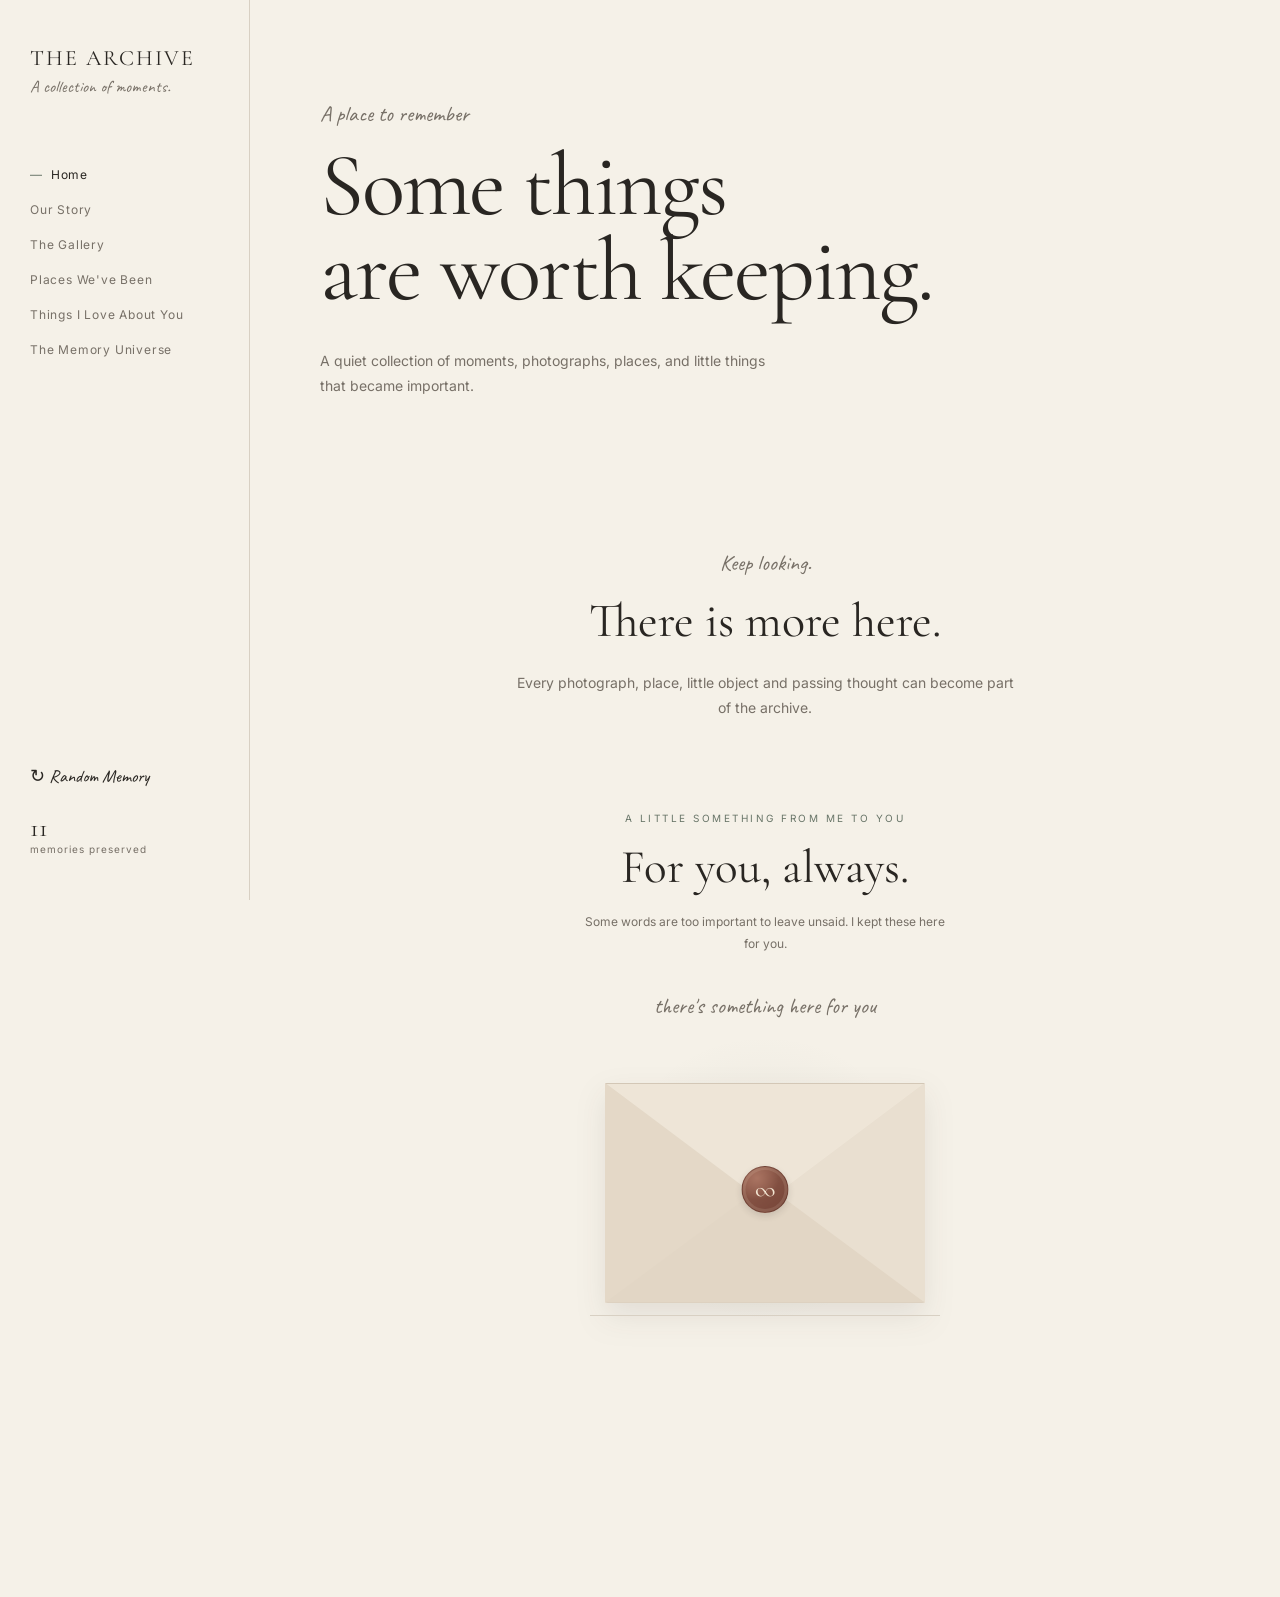
<file: index.html>
<!DOCTYPE html>
<html lang="en">
<head>
    <meta charset="UTF-8">
    <meta name="viewport" content="width=device-width, initial-scale=1.0">
    <meta name="theme-color" content="#f5f1e8">
    <title>The Archive</title>

    <link rel="stylesheet" href="style.css?v=11">
    <link href="https://fonts.googleapis.com/css2?family=Cormorant+Garamond:wght@400;500;600&family=Inter:wght@400;500&family=Caveat:wght@400;500&display=swap" rel="stylesheet">

    <style>
        /* =========================================
           LETTER EXPERIENCE — ALL STYLES SCOPED
           ========================================= */

        .love-letter,
        .love-letter * {
            box-sizing: border-box;
        }

        .love-letter {
            --paper: #f5f1e8;
            --paper-deep: #eee8dc;
            --ink: #292622;
            --muted: #777067;
            --line: #d8d0c3;
            --olive: #687568;
            --wax: #8a5547;

            max-width: 760px;
            margin: 90px auto 85px;
            padding: 0 24px;
            color: var(--ink);
            text-align: center;
        }

        .love-letter-kicker {
            margin: 0 0 14px;
            color: var(--olive);
            font: 10px/1.7 'Inter', sans-serif;
            letter-spacing: 2.5px;
            text-transform: uppercase;
        }

        .love-letter-heading {
            margin: 0;
            font: 400 clamp(34px, 5vw, 47px)/1.12 'Cormorant Garamond', serif;
        }

        .love-letter-intro {
            max-width: 360px;
            margin: 17px auto 0;
            color: var(--muted);
            font: 12px/1.9 'Inter', sans-serif;
        }

        .love-letter-stage {
            position: relative;
            display: flex;
            min-height: 390px;
            align-items: center;
            justify-content: center;
            margin-top: 18px;
            padding: 25px 0 8px;
            overflow: hidden;
            isolation: isolate;
        }

        /* Soft light surrounding the envelope */

        .love-letter-glow {
            position: absolute;
            z-index: -1;
            width: 300px;
            height: 280px;
            border-radius: 50%;
            background: radial-gradient(
                ellipse,
                rgba(104, 117, 104, 0.13),
                rgba(104, 117, 104, 0.035) 48%,
                transparent 72%
            );
            opacity: 0.8;
            transition: opacity 1s ease, transform 1.2s ease;
        }

        .love-letter.is-opening .love-letter-glow,
        .love-letter.is-open .love-letter-glow {
            opacity: 1;
            transform: scale(1.35);
        }

        /* The invitation */

        .love-letter-invitation {
            position: absolute;
            top: 18px;
            left: 0;
            right: 0;
            margin: 0;
            color: var(--muted);
            font: 22px/1.3 'Caveat', cursive;
            transition: opacity 0.5s ease, transform 0.5s ease;
        }

        .love-letter.is-opening .love-letter-invitation,
        .love-letter.is-open .love-letter-invitation {
            opacity: 0;
            transform: translateY(-8px);
            pointer-events: none;
        }

        /* Envelope assembly */

        .love-envelope {
            position: relative;
            width: min(320px, 86vw);
            height: 220px;
            margin-top: 30px;
            perspective: 1000px;
            filter: drop-shadow(0 12px 15px rgba(41, 38, 34, 0.09));
            transition: filter 0.8s ease;
        }

        .love-letter.is-opening .love-envelope {
            filter: drop-shadow(0 19px 22px rgba(41, 38, 34, 0.13));
        }

        .love-envelope-back {
            position: absolute;
            inset: 0;
            overflow: hidden;
            background: #e5dccd;
            border: 1px solid #cfc4b3;
            border-radius: 3px;
        }

        .love-envelope-back::before,
        .love-envelope-back::after {
            content: "";
            position: absolute;
            top: 0;
            bottom: 0;
            width: 1px;
            background: rgba(119, 112, 103, 0.11);
        }

        .love-envelope-back::before {
            left: 22%;
        }

        .love-envelope-back::after {
            right: 22%;
        }

        /* The actual letter */

        .love-letter-paper {
            position: absolute;
            z-index: 2;
            left: 6%;
            top: 12px;
            width: 88%;
            height: 190px;
            padding: 22px 15px;
            overflow: hidden;
            background: #fbf8f0;
            border: 1px solid #e3dacb;
            color: var(--ink);
            cursor: pointer;
            text-align: center;
            transform: translateY(0);
            transition:
                transform 1.25s cubic-bezier(.2, .75, .25, 1),
                height 1s ease,
                opacity 0.6s ease;
        }

        .love-letter-paper:focus-visible {
            outline: 2px solid var(--olive);
            outline-offset: 4px;
        }

        .love-letter-paper-mark {
            display: block;
            margin-bottom: 8px;
            color: var(--olive);
            font: 28px/1 'Cormorant Garamond', serif;
        }

        .love-letter-paper-to {
            display: block;
            color: var(--muted);
            font: 9px/1.8 'Inter', sans-serif;
            letter-spacing: 2px;
            text-transform: uppercase;
        }

        .love-letter-paper-title {
            display: block;
            margin-top: 8px;
            font: 400 26px/1.1 'Cormorant Garamond', serif;
        }

        .love-letter-paper-hint {
            display: block;
            margin-top: 12px;
            color: var(--olive);
            font: 19px/1.2 'Caveat', cursive;
        }

        .love-letter-paper-lines {
            width: 75%;
            margin: 15px auto 0;
        }

        .love-letter-paper-lines span {
            display: block;
            height: 1px;
            margin-top: 8px;
            background: #e7dfd2;
        }

        .love-letter-paper-lines span:nth-child(2) {
            width: 82%;
            margin-left: auto;
            margin-right: auto;
        }

        .love-letter-paper-lines span:nth-child(3) {
            width: 60%;
            margin-left: auto;
            margin-right: auto;
        }

        /* Front folds */

        .love-envelope-front {
            position: absolute;
            z-index: 4;
            inset: 0;
            overflow: hidden;
            pointer-events: none;
        }

        .love-envelope-front::before {
            content: "";
            position: absolute;
            inset: 0;
            background: #e9dfd0;
            clip-path: polygon(0 0, 50% 54%, 100% 0);
            border-top: 1px solid #d2c7b6;
        }

        .love-envelope-left {
            position: absolute;
            inset: 0;
            background: #e4d8c7;
            clip-path: polygon(0 0, 52% 55%, 0 100%);
        }

        .love-envelope-right {
            position: absolute;
            inset: 0;
            background: #e9dfd0;
            clip-path: polygon(100% 0, 48% 55%, 100% 100%);
        }

        .love-envelope-bottom {
            position: absolute;
            inset: 0;
            background: #e2d6c5;
            clip-path: polygon(0 100%, 50% 46%, 100% 100%);
        }

        /* The top flap opens around its hinge */

        .love-envelope-flap {
            position: absolute;
            z-index: 6;
            top: 0;
            left: 0;
            width: 100%;
            height: 120px;
            transform-origin: top center;
            transform: rotateX(0deg);
            transform-style: preserve-3d;
            transition: transform 1s cubic-bezier(.3, .7, .2, 1);
            pointer-events: none;
        }

        .love-envelope-flap::before {
            content: "";
            position: absolute;
            inset: 0;
            background: #eee5d7;
            clip-path: polygon(0 0, 100% 0, 50% 100%);
            backface-visibility: hidden;
            border-top: 1px solid #d3c7b6;
        }

        /* Wax seal */

        .love-letter-seal {
            position: absolute;
            z-index: 8;
            top: 83px;
            left: 50%;
            display: grid;
            place-items: center;
            width: 47px;
            height: 47px;
            padding: 0;
            border: 1px solid rgba(78, 40, 34, 0.35);
            border-radius: 50%;
            background:
                radial-gradient(circle at 32% 25%, #aa7462, transparent 48%),
                linear-gradient(140deg, #915d4d, #754437);
            color: #f2e4d1;
            font: 25px/1 'Cormorant Garamond', serif;
            cursor: pointer;
            transform: translateX(-50%);
            box-shadow:
                inset 0 0 0 3px rgba(244, 225, 205, 0.12),
                0 3px 7px rgba(41, 38, 34, 0.14);
            transition:
                transform 0.5s ease,
                opacity 0.35s ease,
                box-shadow 0.5s ease;
            -webkit-tap-highlight-color: transparent;
        }

        .love-letter-seal:hover {
            box-shadow:
                inset 0 0 0 3px rgba(244, 225, 205, 0.2),
                0 5px 12px rgba(41, 38, 34, 0.2);
        }

        .love-letter-seal:focus-visible {
            outline: 2px solid var(--olive);
            outline-offset: 5px;
        }

        /* The envelope rests on a fine baseline */

        .love-envelope-ground {
            position: absolute;
            bottom: -13px;
            left: 50%;
            width: 350px;
            max-width: 110vw;
            height: 1px;
            background: var(--line);
            transform: translateX(-50%);
        }

        /* =========================================
           ANIMATION TIMELINE
           ========================================= */

        /* 1. Lift the wax seal away */

        .love-letter.is-opening .love-letter-seal,
        .love-letter.is-open .love-letter-seal {
            opacity: 0;
            transform: translate(-50%, -18px) scale(0.55) rotate(-16deg);
            pointer-events: none;
        }

        /* 2. Open the flap */

        .love-letter.is-opening .love-envelope-flap,
        .love-letter.is-open .love-envelope-flap {
            transform: rotateX(180deg);
        }

        /* 3. Rise the paper out of the envelope */

        .love-letter.is-opening .love-letter-paper {
            transform: translateY(-112px);
            height: 205px;
        }

        .love-letter.is-open .love-letter-paper {
            transform: translateY(-112px);
            height: 205px;
            cursor: pointer;
        }

        /* 4. Give the envelope a subtle settling motion */

        .love-letter.is-opening .love-envelope,
        .love-letter.is-open .love-envelope {
            animation: loveEnvelopeSettle 1.1s ease both;
        }

        @keyframes loveEnvelopeSettle {
            0% { transform: translateY(0); }
            25% { transform: translateY(-4px); }
            100% { transform: translateY(0); }
        }

        /* The letter unfolds into a readable page */

        .love-letter-reading {
            max-width: 590px;
            margin: 20px auto 0;
            padding: 0;
            text-align: left;
            opacity: 0;
            transform: translateY(16px);
            pointer-events: none;
            transition:
                opacity 0.9s ease,
                transform 0.9s ease;
        }

        .love-letter-reading[hidden] {
            display: none;
        }

        .love-letter.is-open .love-letter-reading {
            opacity: 1;
            transform: translateY(0);
            pointer-events: auto;
        }

        .love-letter-reading-inner {
            padding: clamp(24px, 6vw, 48px);
            border: 1px solid var(--line);
            background:
                linear-gradient(rgba(251, 248, 240, 0.93), rgba(251, 248, 240, 0.93)),
                repeating-linear-gradient(
                    0deg,
                    transparent,
                    transparent 31px,
                    rgba(216, 208, 195, 0.35) 32px
                );
            box-shadow: 0 12px 38px rgba(41, 38, 34, 0.035);
        }

        .love-letter-date {
            margin: 0 0 30px;
            color: var(--olive);
            font: 10px/1.8 'Inter', sans-serif;
            letter-spacing: 2px;
            text-transform: uppercase;
        }

        .love-letter-reading h3 {
            margin: 0 0 25px;
            font: 400 clamp(31px, 5vw, 42px)/1.1 'Cormorant Garamond', serif;
        }

        .love-letter-reading p {
            margin: 0 0 20px;
            color: #514d46;
            font: 13px/2.05 'Inter', sans-serif;
        }

        .love-letter-reading .love-letter-salutation {
            margin-bottom: 25px;
            color: var(--ink);
            font: 25px/1.3 'Caveat', cursive;
        }

        .love-letter-reading .love-letter-emphasis {
            padding: 15px 0 15px 18px;
            border-left: 1px solid var(--olive);
            color: var(--olive);
            font: 400 25px/1.5 'Cormorant Garamond', serif;
        }

        .love-letter-signoff {
            margin-top: 35px !important;
            color: var(--ink) !important;
            font: 24px/1.5 'Caveat', cursive !important;
        }

        .love-letter-signoff strong {
            display: block;
            margin-top: 7px;
            font-weight: 500;
        }

        .love-letter-divider {
            width: 42px;
            height: 1px;
            margin: 32px 0;
            background: var(--line);
        }

        .love-letter-footer {
            margin: 24px 0 0;
            color: var(--muted);
            font: 20px/1.4 'Caveat', cursive;
            text-align: center;
        }

        /* Read / close controls */

        .love-letter-controls {
            display: flex;
            flex-wrap: wrap;
            align-items: center;
            justify-content: center;
            gap: 12px;
            margin-top: 28px;
        }

        .love-letter-control {
            padding: 10px 16px;
            border: 1px solid var(--line);
            background: transparent;
            color: var(--muted);
            font: 10px/1.5 'Inter', sans-serif;
            cursor: pointer;
            transition:
                color 0.25s ease,
                background 0.25s ease,
                border-color 0.25s ease;
        }

        .love-letter-control:hover {
            border-color: #b9b1a3;
            background: var(--paper-deep);
            color: var(--ink);
        }

        .love-letter-control:focus-visible {
            outline: 2px solid var(--olive);
            outline-offset: 3px;
        }

        .love-letter-control[hidden] {
            display: none;
        }

        @media (max-width: 600px) {
            .love-letter {
                margin: 65px auto 55px;
                padding: 0 20px;
            }

            .love-letter-stage {
                min-height: 350px;
            }

            .love-envelope {
                width: min(290px, 84vw);
                height: 200px;
            }

            .love-envelope-flap {
                height: 108px;
            }

            .love-letter-seal {
                top: 75px;
                width: 43px;
                height: 43px;
            }

            .love-letter.is-opening .love-letter-paper,
            .love-letter.is-open .love-letter-paper {
                transform: translateY(-98px);
            }

            .love-letter-reading-inner {
                padding: 24px 21px;
            }

            .love-letter-reading p {
                font-size: 12px;
            }
        }

        @media (prefers-reduced-motion: reduce) {
            .love-letter *,
            .love-letter *::before,
            .love-letter *::after {
                animation-duration: 0.01ms !important;
                animation-iteration-count: 1 !important;
                transition-duration: 0.01ms !important;
                scroll-behavior: auto !important;
            }
        }
    </style>
</head>

<body>

    <!-- EXISTING SIDEBAR -->
    <aside class="sidebar">
        <div class="brand">
            <span class="brand-title">THE ARCHIVE</span>
            <span class="brand-subtitle">A collection of moments.</span>
        </div>

        <nav class="navigation">
            <a href="index.html" class="nav-link active">Home</a>
            <a href="story.html" class="nav-link">Our Story</a>
            <a href="gallery.html" class="nav-link">The Gallery</a>
            <a href="places.html" class="nav-link">Places We've Been</a>
            <a href="things.html" class="nav-link">Things I Love About You</a>
            <a href="tree.html" class="nav-link">The Memory Universe</a>
        </nav>

        <div class="sidebar-bottom">
            <button id="randomMemory" class="random-button" type="button">
                ↻ Random Memory
            </button>

            <div class="memory-counter">
                <span id="memoryCount">0</span>
                <span>memories preserved</span>
            </div>
        </div>
    </aside>

    <!-- EXISTING MOBILE HEADER -->
    <header class="mobile-header">
        <span> THE ARCHIVE </span>
        <button id="menuButton" type="button" aria-label="Open navigation">☰</button>
    </header>

    <main class="main-content">

        <!-- EXISTING HERO -->
        <section class="hero">
            <p class="handwritten">A place to remember</p>
            <h1>Some things<br>are worth keeping.</h1>
            <p class="hero-description">
                A quiet collection of moments, photographs,
                places, and little things that became important.
            </p>
        </section>

        <!-- EXISTING INTRODUCTION -->
        <section class="archive-introduction">
            <p class="handwritten">Keep looking.</p>
            <h2>There is more here.</h2>
            <p>
                Every photograph, place, little object and
                passing thought can become part of the archive.
            </p>
        </section>

        <!-- =========================================
             NEW FEATURE: A LETTER FOR HER
             ========================================= -->

        <section class="love-letter" id="loveLetter">

            <p class="love-letter-kicker">A little something from me to you</p>

            <h2 class="love-letter-heading">For you, always.</h2>

            <p class="love-letter-intro">
                Some words are too important to leave unsaid.
                I kept these here for you.
            </p>

            <div class="love-letter-stage">

                <div class="love-letter-glow" aria-hidden="true"></div>

                <p class="love-letter-invitation" id="loveLetterInvitation">
                    there's something here for you
                </p>

                <div class="love-envelope" id="loveEnvelope">

                    <div class="love-envelope-back"></div>

                    <!-- Letter resting inside the envelope -->
                    <button
                        class="love-letter-paper"
                        id="loveLetterPaper"
                        type="button"
                        aria-label="Open and read your letter"
                    >
                        <span class="love-letter-paper-mark">∞</span>
                        <span class="love-letter-paper-to">To my favourite person</span>
                        <span class="love-letter-paper-title">For you, always.</span>
                        <span class="love-letter-paper-hint">with all my love</span>

                        <span class="love-letter-paper-lines" aria-hidden="true">
                            <span></span>
                            <span></span>
                            <span></span>
                        </span>
                    </button>

                    <!-- Envelope front folds -->
                    <div class="love-envelope-front" aria-hidden="true">
                        <div class="love-envelope-left"></div>
                        <div class="love-envelope-right"></div>
                        <div class="love-envelope-bottom"></div>
                    </div>

                    <!-- Opening flap -->
                    <div class="love-envelope-flap" aria-hidden="true"></div>

                    <!-- Wax seal -->
                    <button
                        class="love-letter-seal"
                        id="loveLetterSeal"
                        type="button"
                        aria-label="Break the seal and open your letter"
                    >∞</button>

                    <div class="love-envelope-ground" aria-hidden="true"></div>
                </div>

            </div>

            <!-- Full letter: revealed after the envelope opens -->
            <article
                class="love-letter-reading"
                id="loveLetterReading"
                aria-labelledby="loveLetterTitle"
                hidden
            >
                <div class="love-letter-reading-inner">

                    <p class="love-letter-date">A letter I wanted you to keep</p>

                    <h3 id="loveLetterTitle">For you, always.</h3>

                    <p class="love-letter-salutation">My love,</p>

                    <p>
                        If you're reading this, I hope you know that you
                        don't need a reason to be here. You don't need to
                        be missing me particularly badly, having a difficult
                        day, or searching for something to make you smile.
                        You can come here simply because you want to, and
                        that is reason enough.
                    </p>

                    <p>
                        I wish I could put into words exactly what you mean
                        to me. Sometimes, even when I have a thousand things
                        I want to tell you, words feel too small for
                        everything I carry in my heart. But if there is one
                        thing I hope you never have to question, it is how
                        deeply you are loved.
                    </p>

                    <p>
                        I love you on the days when you're happy and
                        everything feels right. I love you on the days when
                        you're tired, when things don't go as planned, when
                        you're quiet, when you overthink, and when you don't
                        quite know how to explain what you're feeling.
                        You never have to be a perfect version of yourself
                        for me. You don't have to earn my affection by being
                        cheerful, strong, or okay all the time.
                    </p>

                    <p class="love-letter-emphasis">
                        You can just be you.
                    </p>

                    <p>
                        And I hope that, little by little, you learn to see
                        some of the beautiful things in yourself that I see
                        in you.
                    </p>

                    <p>
                        Sometimes, I wish distance could be a little kinder
                        to us. I wish I could be there for the ordinary
                        moments — to hear about your day without a screen
                        between us, to sit beside you when neither of us has
                        anything to say, to notice when you're tired, and to
                        make the little things easier.
                    </p>

                    <p>
                        Until those days become part of our everyday life,
                        I hope this little corner reminds you that you have
                        a place in my heart that distance cannot turn into
                        an unfamiliar place.
                    </p>

                    <p>
                        I made this archive because I don't want our moments
                        to become things we vaguely remember someday. I want
                        to keep the little details, the places, the
                        conversations, the laughter, and the things that
                        might seem insignificant to everyone else but mean
                        something to us.
                    </p>

                    <p>
                        And somewhere among all those memories, I wanted
                        there to be a place that tells you something simple:
                    </p>

                    <p class="love-letter-emphasis">
                        You are loved even when nothing special is happening.
                    </p>

                    <p>
                        You don't have to wait for an anniversary, a
                        beautiful photograph, a perfect day, or a grand
                        gesture to be reminded of that. There is so much
                        love in the ordinary days, too. In checking on you.
                        In remembering the little things. In wanting to hear
                        about your day. In making room for your feelings.
                    </p>

                    <p>
                        I know that neither of us can predict every detail
                        of the future. But I know that what we build together
                        matters to me. I want to keep learning you,
                        understanding you, growing with you, and creating a
                        life where we both feel safe enough to be ourselves.
                    </p>

                    <p>
                        I want us to have not only beautiful memories, but
                        also the patience and tenderness to get through the
                        difficult ones.
                    </p>

                    <p>
                        So, whenever you visit this page, please don't feel
                        that you need to find anything new. Let it be enough
                        that it exists. Let it remind you that somewhere,
                        there is a person who is grateful that you are part
                        of his life, who treasures the little pieces of your
                        story that he gets to know, and who wants you to feel
                        loved not only in the biggest moments, but in the
                        quiet spaces between them.
                    </p>

                    <p>
                        And if I could leave you with just one thought,
                        it would be this:
                    </p>

                    <p class="love-letter-emphasis">
                        You don't have to do anything extraordinary to be
                        precious to me. You don't have to prove anything.
                        You don't have to wonder whether an ordinary
                        version of you is enough.
                    </p>

                    <p>
                        You, exactly as you are today, are someone I am
                        so grateful to love.
                    </p>

                    <div class="love-letter-divider"></div>

                    <p>
                        Whenever you need a little reminder, come back here.
                    </p>

                    <p>
                        There will always be more memories to keep, more
                        little things to discover, and more life for us to
                        experience together.
                    </p>

                    <p class="love-letter-signoff">
                        Until I can say all of this while sitting right
                        beside you, let these words keep you company.
                        <strong>With all my love, always. ∞</strong>
                    </p>

                </div>

                <p class="love-letter-footer">
                    A little piece of my heart, kept here for you.
                </p>
            </article>

            <div class="love-letter-controls">
                <button
                    class="love-letter-control"
                    id="loveLetterClose"
                    type="button"
                    hidden
                >
                    Fold the letter away
                </button>
            </div>

        </section>

    </main>

    <!-- EXISTING SITE SCRIPT — UNCHANGED -->
    <script src="./script.js?v=14"></script>

    <!-- NEW LETTER INTERACTION -->
    <script>
        (() => {
            const section = document.getElementById('loveLetter');
            const seal = document.getElementById('loveLetterSeal');
            const paper = document.getElementById('loveLetterPaper');
            const invitation = document.getElementById('loveLetterInvitation');
            const reading = document.getElementById('loveLetterReading');
            const closeButton = document.getElementById('loveLetterClose');

            if (!section || !seal || !paper || !reading || !closeButton) {
                return;
            }

            let state = 'sealed';
            let openTimer = null;

            const reducedMotion = () =>
                window.matchMedia('(prefers-reduced-motion: reduce)').matches;

            function openLetter() {
                if (state !== 'sealed') return;

                state = 'opening';
                section.classList.add('is-opening');

                seal.setAttribute('aria-expanded', 'true');
                seal.setAttribute('aria-label', 'Your letter is opening');

                /*
                 * The seal disappears first.
                 * The flap opens next.
                 * The paper rises after the flap begins moving.
                 * Finally, the readable letter fades in.
                 */
                const delay = reducedMotion() ? 20 : 430;

                openTimer = window.setTimeout(() => {
                    section.classList.remove('is-opening');
                    section.classList.add('is-open');

                    state = 'open';

                    invitation.hidden = true;
                    reading.hidden = false;
                    closeButton.hidden = false;

                    seal.setAttribute('aria-label', 'Letter opened');

                    window.setTimeout(() => {
                        reading.scrollIntoView({
                            behavior: reducedMotion() ? 'auto' : 'smooth',
                            block: 'start'
                        });
                    }, reducedMotion() ? 0 : 250);
                }, delay);
            }

            function closeLetter() {
                if (state === 'sealed') return;

                if (openTimer !== null) {
                    window.clearTimeout(openTimer);
                    openTimer = null;
                }

                state = 'sealed';

                section.classList.remove('is-opening', 'is-open');

                reading.hidden = true;
                closeButton.hidden = true;
                invitation.hidden = false;

                seal.setAttribute('aria-expanded', 'false');
                seal.setAttribute(
                    'aria-label',
                    'Break the seal and open your letter'
                );

                seal.focus({ preventScroll: true });
            }

            seal.setAttribute('aria-expanded', 'false');

            seal.addEventListener('click', openLetter);
            paper.addEventListener('click', openLetter);
            closeButton.addEventListener('click', closeLetter);

            document.addEventListener('keydown', event => {
                if (event.key === 'Escape' && state !== 'sealed') {
                    closeLetter();
                }
            });
        })();
    </script>

</body>
</html>
</file>
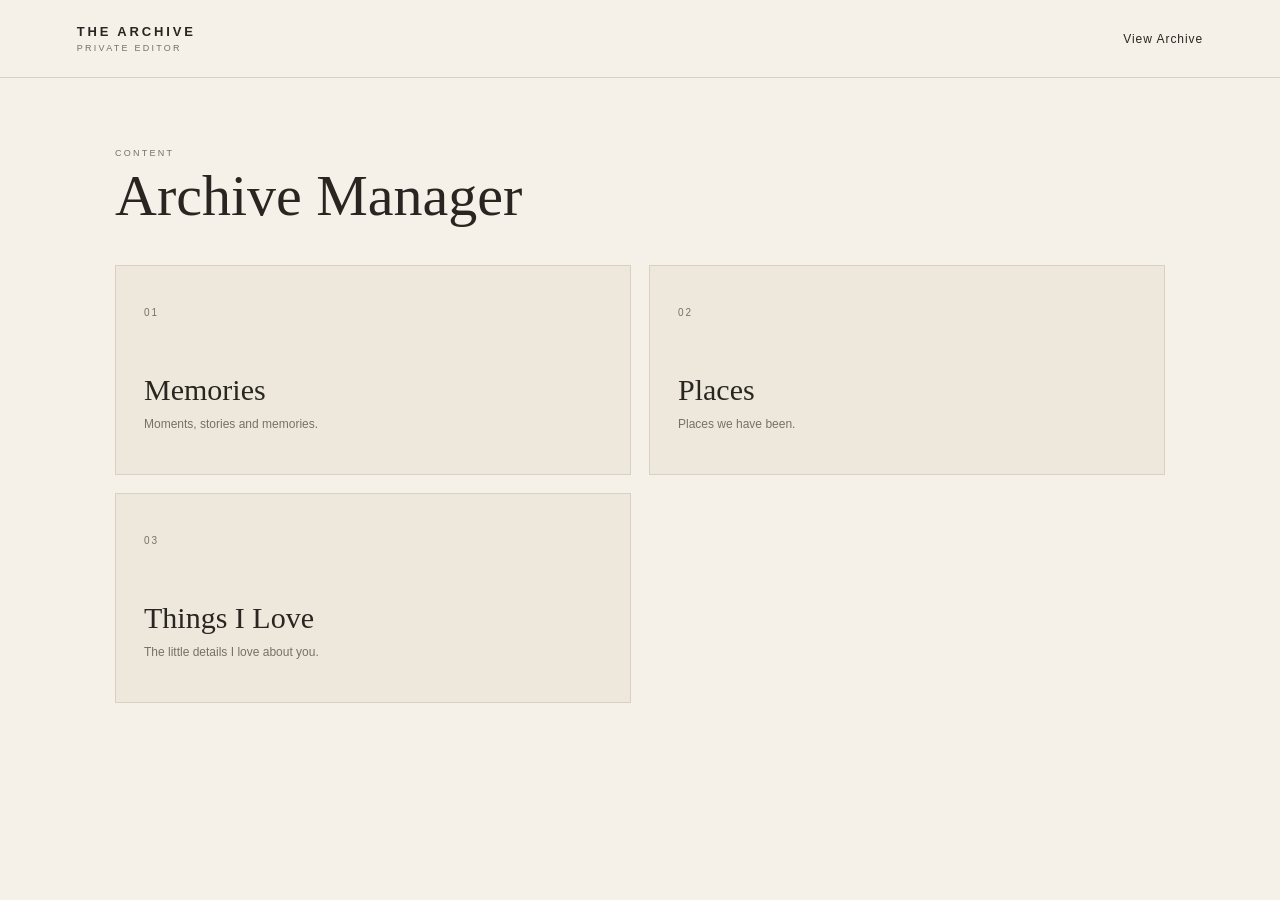
<file: admin/index.html>
<!DOCTYPE html>
<html lang="en">
<head>
    <meta charset="UTF-8">

    <meta
        name="viewport"
        content="width=device-width, initial-scale=1.0"
    >

    <meta
        name="robots"
        content="noindex, nofollow"
    >

    <title>Archive Editor</title>

    <link rel="stylesheet" href="style.css?v=11">
</head>

<body>

    <header class="editor-header">

        <div>
            <div class="editor-brand">
                THE ARCHIVE
            </div>

            <div class="editor-subtitle">
                PRIVATE EDITOR
            </div>
        </div>

        <a
            href="../index.html"
            class="back-link"
        >
            View Archive
        </a>

    </header>


    <main class="editor-container">

        <!-- =================================================
             DASHBOARD
             ================================================= -->

        <section
            id="dashboard"
            class="editor-section"
        >

            <div class="section-heading">

                <div>
                    <p class="eyebrow">
                        CONTENT
                    </p>

                    <h1>
                        Archive Manager
                    </h1>
                </div>

            </div>


            <div class="manager-grid">

                <button
                    class="manager-card"
                    data-section="memories"
                >

                    <span class="card-number">
                        01
                    </span>

                    <span class="card-title">
                        Memories
                    </span>

                    <span class="card-description">
                        Moments, stories and memories.
                    </span>

                </button>


                <button
                    class="manager-card"
                    data-section="places"
                >

                    <span class="card-number">
                        02
                    </span>

                    <span class="card-title">
                        Places
                    </span>

                    <span class="card-description">
                        Places we have been.
                    </span>

                </button>


                <button
                    class="manager-card"
                    data-section="things"
                >

                    <span class="card-number">
                        03
                    </span>

                    <span class="card-title">
                        Things I Love
                    </span>

                    <span class="card-description">
                        The little details I love about you.
                    </span>

                </button>




            </div>

        </section>


        <!-- =================================================
             MEMORIES
             ================================================= -->

        <section
            id="memories"
            class="editor-section hidden"
        >

            <button
                class="back-button"
                data-back="dashboard"
            >
                ← Back
            </button>


            <div class="section-heading">

                <div>
                    <p class="eyebrow">
                        MEMORIES
                    </p>

                    <h1>
                        Memory Pages
                    </h1>

                    <p class="section-description">
                        Create, edit and organise the moments
                        that belong in the archive.
                    </p>
                </div>


                <button
                    id="addMemoryButton"
                    class="primary-button"
                >
                    + Add Memory
                </button>

            </div>


            <div
                id="memoryList"
                class="entry-list"
            >

                <div class="loading">
                    Loading memories…
                </div>

            </div>

        </section>


        <!-- =================================================
             MEMORY FORM
             ================================================= -->

        <section
            id="memoryForm"
            class="editor-section hidden"
        >

            <button
                class="back-button"
                data-back="memories"
            >
                ← Back to Memories
            </button>


            <div class="section-heading">

                <div>

                    <p
                        id="memoryFormEyebrow"
                        class="eyebrow"
                    >
                        NEW MEMORY
                    </p>

                    <h1 id="memoryFormTitle">
                        Add Memory
                    </h1>

                </div>

            </div>


            <form id="memoryFormElement">


                <div class="form-group">

                    <label for="memoryTitle">
                        Title
                    </label>

                    <input
                        type="text"
                        id="memoryTitle"
                        name="title"
                        placeholder="The Night I Told You"
                        required
                    >

                </div>


                <div class="form-row">

                    <div class="form-group">

                        <label for="memoryDate">
                            Date
                        </label>

                        <input
                            type="text"
                            id="memoryDate"
                            name="date"
                            placeholder="21 August 2026"
                            required
                        >

                    </div>


                    <div class="form-group">

                        <label for="memoryTime">
                            Time
                        </label>

                        <input
                            type="text"
                            id="memoryTime"
                            name="time"
                            placeholder="3:00 AM"
                            required
                        >

                    </div>

                </div>


                <div class="form-group">

                    <label for="memoryLocation">
                        Location
                    </label>

                    <input
                        type="text"
                        id="memoryLocation"
                        name="location"
                        placeholder="Muvattupuzha"
                    >

                </div>


                <div class="form-group">

                    <label for="memoryDescription">
                        Description
                    </label>

                    <textarea
                        id="memoryDescription"
                        name="description"
                        rows="7"
                        placeholder="Write what happened, what you remember, and why it matters."
                        required
                    ></textarea>

                </div>


                <div class="form-row universe-style-fields">
                    <div class="form-group">
                        <label for="memoryUniverseTone">Memory Universe star colour</label>
                        <select id="memoryUniverseTone" name="universeTone">
                            <option value="auto">Automatic</option>
                            <option value="warm">Warm gold</option>
                            <option value="rose">Rose</option>
                            <option value="sage">Sage</option>
                            <option value="blue">Blue</option>
                            <option value="violet">Violet</option>
                            <option value="gold">Gold</option>
                        </select>
                    </div>
                    <div class="form-group">
                        <label for="memoryUniverseSize">Star size</label>
                        <select id="memoryUniverseSize" name="universeSize">
                            <option value="small">Small</option>
                            <option value="medium" selected>Medium</option>
                            <option value="large">Large</option>
                        </select>
                    </div>
                </div>
                <p class="section-description">The Memory Universe is generated from published memories. These settings customise each memory’s star; existing tree.json entries provide visual fallbacks.</p>

                <div class="form-group">

                    <div class="media-heading">

                        <label>
                            Media
                        </label>

                        <span id="mediaCount">
                            0 items
                        </span>

                    </div>


                    <div
                        id="mediaPreview"
                        class="media-preview"
                    >
                    </div>


                    <label
                        for="mediaInput"
                        class="media-upload"
                    >

                        <span class="upload-symbol">
                            +
                        </span>

                        <span>
                            Add Photos / Videos / Audio
                        </span>

                        <small>
                            Images, videos, and audio (max 8 MB each)
                        </small>

                    </label>


                    <input
                        type="file"
                        id="mediaInput"
                        accept="image/*,video/mp4,video/webm,video/quicktime,audio/mpeg,audio/mp4,audio/x-m4a,audio/wav,audio/x-wav,audio/ogg,audio/webm,audio/aac,audio/flac"
                        multiple
                        hidden
                    >

                </div>


                <div class="form-actions">

                    <button
                        type="button"
                        id="previewMemoryButton"
                        class="secondary-button"
                    >
                        Preview
                    </button>


                    <button
                        type="submit"
                        class="primary-button"
                    >
                        Save Memory
                    </button>

                </div>

            </form>

        </section>


        
<!-- PLACES MANAGER -->
<section id="places" class="editor-section hidden">
    <button class="back-button" data-back="dashboard">← Back</button>

    <div class="section-heading">
        <div>
            <p class="eyebrow">PLACES</p>
            <h1>Places We've Been</h1>
            <p class="section-description">
                Preserve the places that became part of your story.
            </p>
        </div>
        <button id="addPlaceButton" class="primary-button" type="button">
            + Add Place
        </button>
    </div>

    <div class="section-heading">
        <p id="placesPublishStatus" class="section-description" role="status">
            Changes remain in this editor until you publish them.
        </p>
        <button id="publishPlacesButton" class="primary-button" type="button">
            Publish Places
        </button>
    </div>

    <div id="placesListPanel">
        <div id="placesEditorList" class="entry-list">
            <div class="loading">Loading places…</div>
        </div>
    </div>

    <form id="placeFormElement" class="hidden">
        <div class="section-heading">
            <div>
                <p id="placeFormEyebrow" class="eyebrow">NEW PLACE</p>
                <h2 id="placeFormTitle">Add a Place</h2>
            </div>
        </div>

        <div class="form-group">
            <label for="placeName">Place name</label>
            <input id="placeName" type="text" required
                   placeholder="Thattekad — Mini Switzerland">
        </div>

        <div class="form-row">
            <div class="form-group">
                <label for="placeDate">Date</label>
                <input id="placeDate" type="text"
                       placeholder="21 August 2026">
            </div>
            <div class="form-group">
                <label for="placeLocation">Location</label>
                <input id="placeLocation" type="text"
                       placeholder="Thattekad, Kerala">
            </div>
        </div>

        <div class="form-group">
            <label for="placeDescription">Description</label>
            <textarea id="placeDescription" rows="6"
                placeholder="What made this place meaningful to you?"></textarea>
        </div>

        <div class="form-group">
            <label for="placeImage">Existing image path (optional)</label>
            <input id="placeImage" type="text"
                placeholder="images/places/thattekad.jpg">
            <small>Use a path relative to the repository root, or upload a new image below.</small>
        </div>

        <div class="form-group">
            <label for="placeImageFile">Upload or replace the place photo</label>
            <input id="placeImageFile" type="file" accept="image/*">
            <div id="placeImagePreview"></div>
        </div>

        <div class="form-actions">
            <button id="cancelPlaceButton" class="secondary-button" type="button">
                Cancel
            </button>
            <button class="primary-button" type="submit">
                Save Place
            </button>
        </div>
    </form>
</section>


        
<!-- THINGS I LOVE ABOUT YOU -->
<section id="things" class="editor-section hidden">
    <button class="back-button" data-back="dashboard" type="button">
        ← Back
    </button>

    <div class="section-heading">
        <div>
            <p class="eyebrow">THINGS I LOVE ABOUT YOU</p>
            <h1>Things I Love</h1>
            <p class="section-description">
                Keep the little details that make her who she is.
            </p>
        </div>
        <button id="addThingButton" class="primary-button" type="button">
            + Add Thing
        </button>
    </div>

    <div class="section-heading">
        <p id="thingsPublishStatus" class="section-description" role="status">
            Changes remain in this editor until you publish them.
        </p>
        <button id="publishThingsButton" class="primary-button" type="button">
            Publish Things
        </button>
    </div>

    <div id="thingsListPanel">
        <div id="thingsEditorList" class="entry-list">
            <div class="loading">Loading entries…</div>
        </div>
    </div>

    <form id="thingFormElement" class="hidden">
        <div class="section-heading">
            <div>
                <p id="thingFormEyebrow" class="eyebrow">NEW ENTRY</p>
                <h2 id="thingFormTitle">Add a Thing</h2>
            </div>
        </div>

        <div class="form-group">
            <label for="thingTitle">Title</label>
            <input id="thingTitle" type="text" required
                   placeholder="Your kindness">
        </div>

        <div class="form-group">
            <label for="thingText">Description</label>
            <textarea id="thingText" rows="7" required
                placeholder="Write what you love about her and why it matters."></textarea>
        </div>

        <div class="form-actions">
            <button id="cancelThingButton" class="secondary-button" type="button">
                Cancel
            </button>
            <button class="primary-button" type="submit">
                Save Entry
            </button>
        </div>
    </form>
</section>





    </main>


    <!-- =====================================================
         MEMORY PREVIEW MODAL
         ===================================================== -->

    <div
        id="previewModal"
        class="modal hidden"
    >

        <div class="modal-backdrop"></div>

        <div class="modal-content">

            <button
                id="closePreview"
                class="modal-close"
                aria-label="Close preview"
            >
                ×
            </button>


            <p class="eyebrow">
                MEMORY PREVIEW
            </p>

            <h2 id="previewTitle">
                Memory title
            </h2>


            <div
                id="previewMeta"
                class="preview-meta"
            >
            </div>


            <div
                id="previewDescription"
                class="preview-description"
            >
            </div>


            <div
                id="previewMedia"
                class="preview-media"
            >
            </div>

        </div>

    </div>


    <script src="script.js?v=14"></script>
<script src="places-manager.js?v=14"></script>
<script src="things-manager.js?v=14"></script>

</body>
</html>
</file>
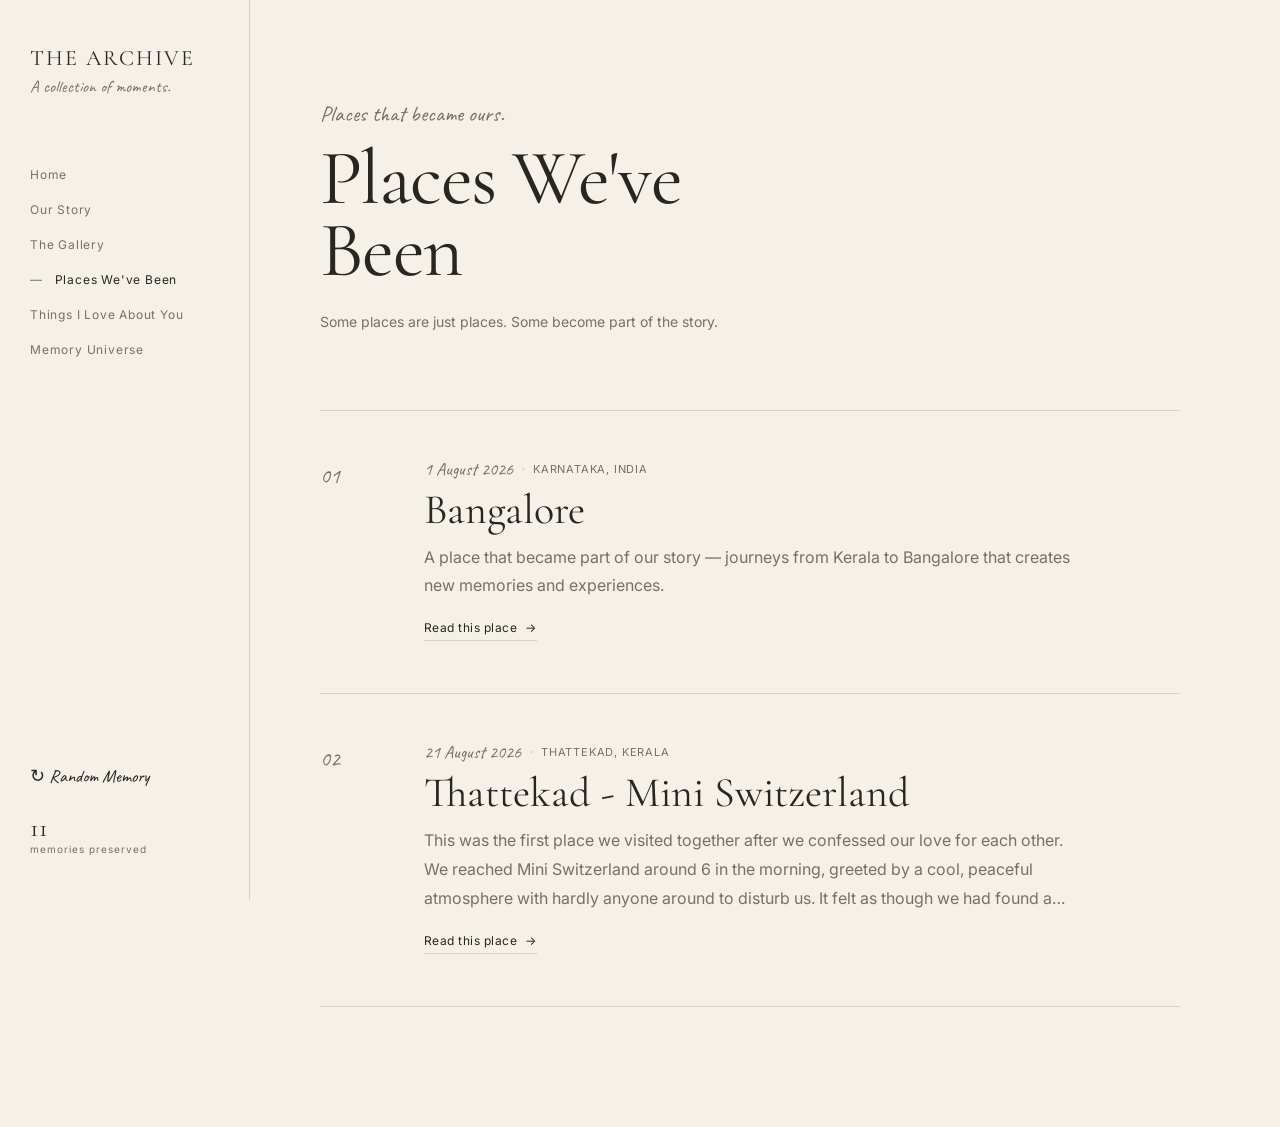
<file: places.html>
<!DOCTYPE html>
<html lang="en">

<head>
    <meta charset="UTF-8">
    <meta name="viewport" content="width=device-width, initial-scale=1.0">

    <title>Places We've Been — The Archive</title>

    <link rel="stylesheet" href="style.css?v=12">

    <link
        href="https://fonts.googleapis.com/css2?family=Cormorant+Garamond:wght@400;500;600&family=Inter:wght@400;500&family=Caveat:wght@400;500&display=swap"
        rel="stylesheet"
    >
</head>

<body>

    <!-- =========================
         SIDEBAR
         ========================= -->

    <aside class="sidebar">

        <div class="brand">
            <span class="brand-title">
                THE ARCHIVE
            </span>

            <span class="brand-subtitle">
                A collection of moments.
            </span>
        </div>

        <nav class="navigation">

            <a
                href="index.html"
                class="nav-link"
            >
                Home
            </a>

            <a
                href="story.html"
                class="nav-link"
            >
                Our Story
            </a>

            <a
                href="gallery.html"
                class="nav-link"
            >
                The Gallery
            </a>

            <a
                href="places.html"
                class="nav-link active"
            >
                Places We've Been
            </a>

            <a
                href="things.html"
                class="nav-link"
            >
                Things I Love About You
            </a>

            <a
                href="tree.html"
                class="nav-link"
            >
                Memory Universe
            </a>

        </nav>

        <div class="sidebar-bottom">

            <button
                id="randomMemory"
                class="random-button"
                type="button"
            >
                ↻ Random Memory
            </button>

            <div class="memory-counter">

                <span id="memoryCount">
                    0
                </span>

                <span>
                    memories preserved
                </span>

            </div>

        </div>

    </aside>


    <!-- =========================
         MOBILE HEADER
         ========================= -->

    <header class="mobile-header">

        <span>
            THE ARCHIVE
        </span>

        <button
            id="menuButton"
            type="button"
            aria-label="Open navigation"
        >
            ☰
        </button>

    </header>


    <!-- =========================
         PLACES
         ========================= -->

    <main class="main-content places-page">

        <section class="places-header">

            <p class="handwritten">
                Places that became ours.
            </p>

            <h1>
                Places We've<br>
                Been
            </h1>

            <p class="hero-description">
                Some places are just places.
                Some become part of the story.
            </p>

        </section>


        <section
            id="placesList"
            class="places-list"
        >

            <p class="loading">
                Remembering places...
            </p>

        </section>

    </main>


    <!-- =========================
         JAVASCRIPT
         ========================= -->

    <script src="./script.js?v=14"></script>
</body>

</html>
</file>
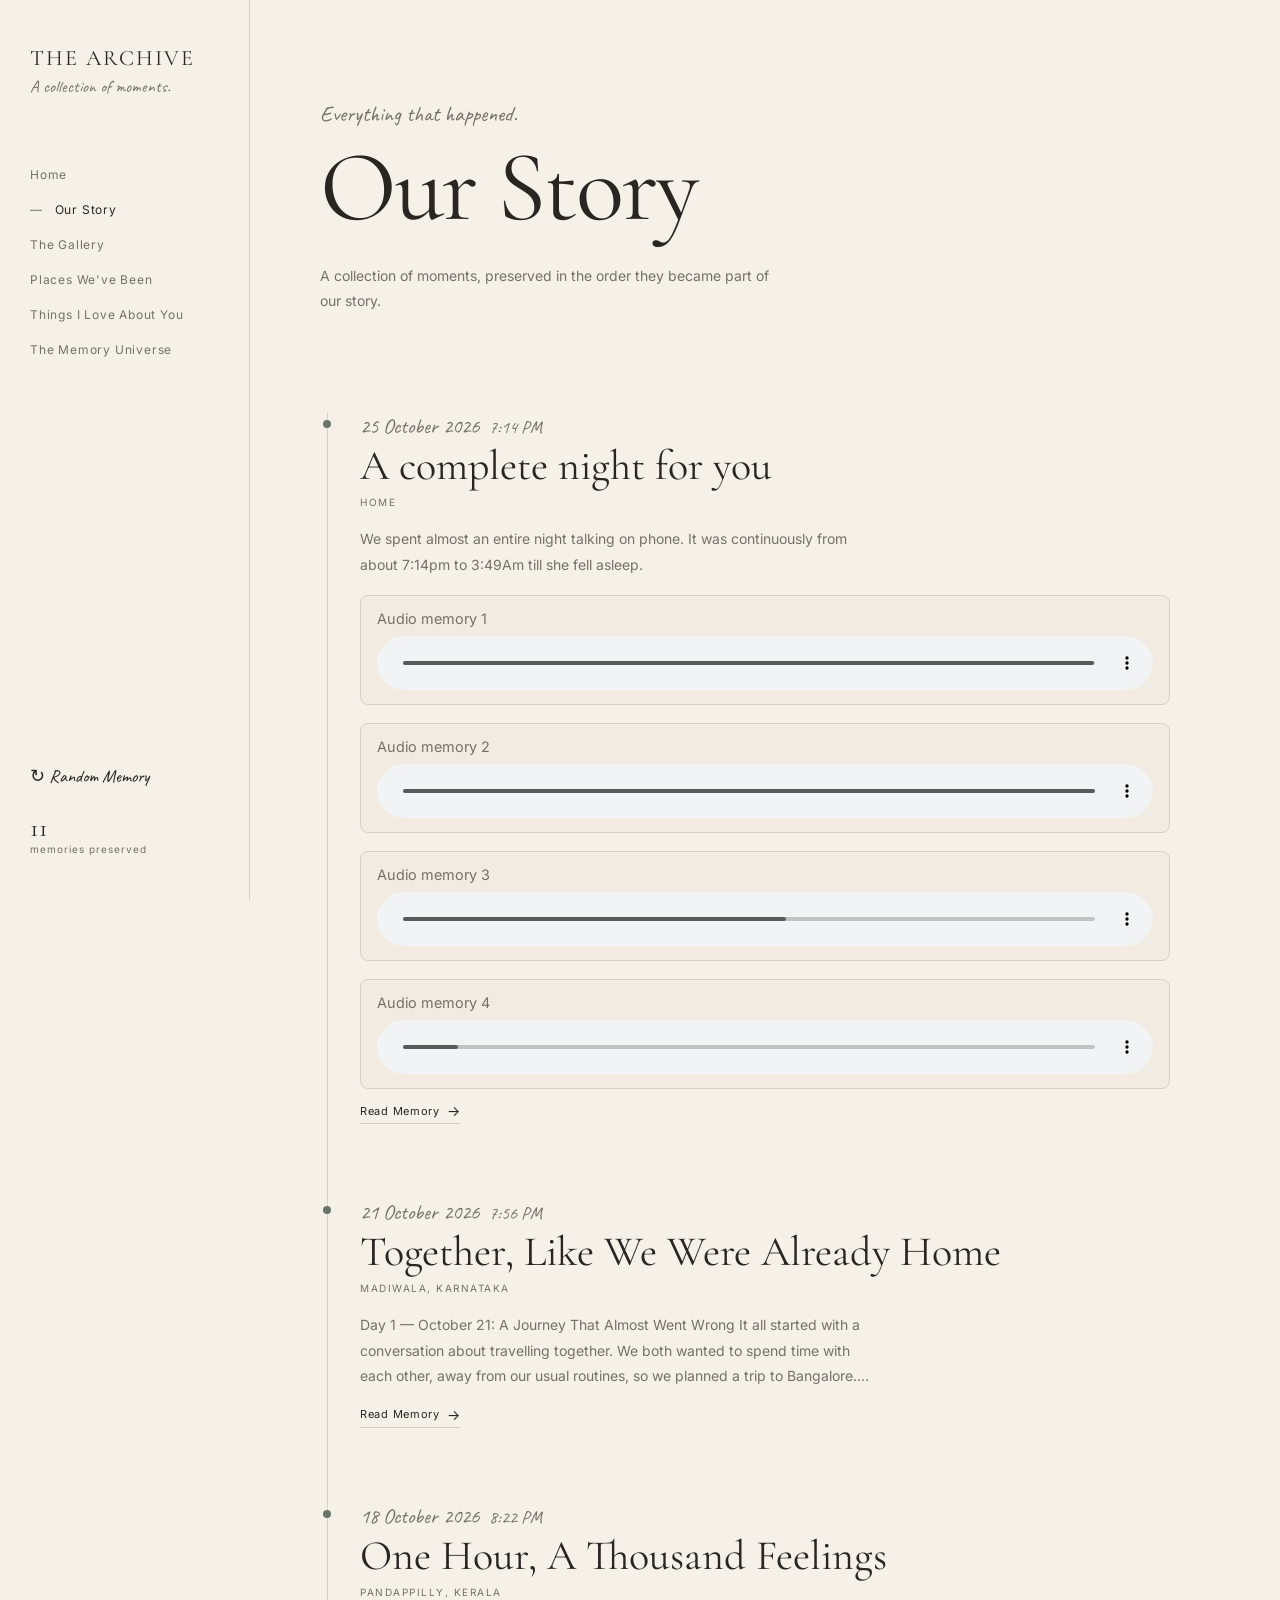
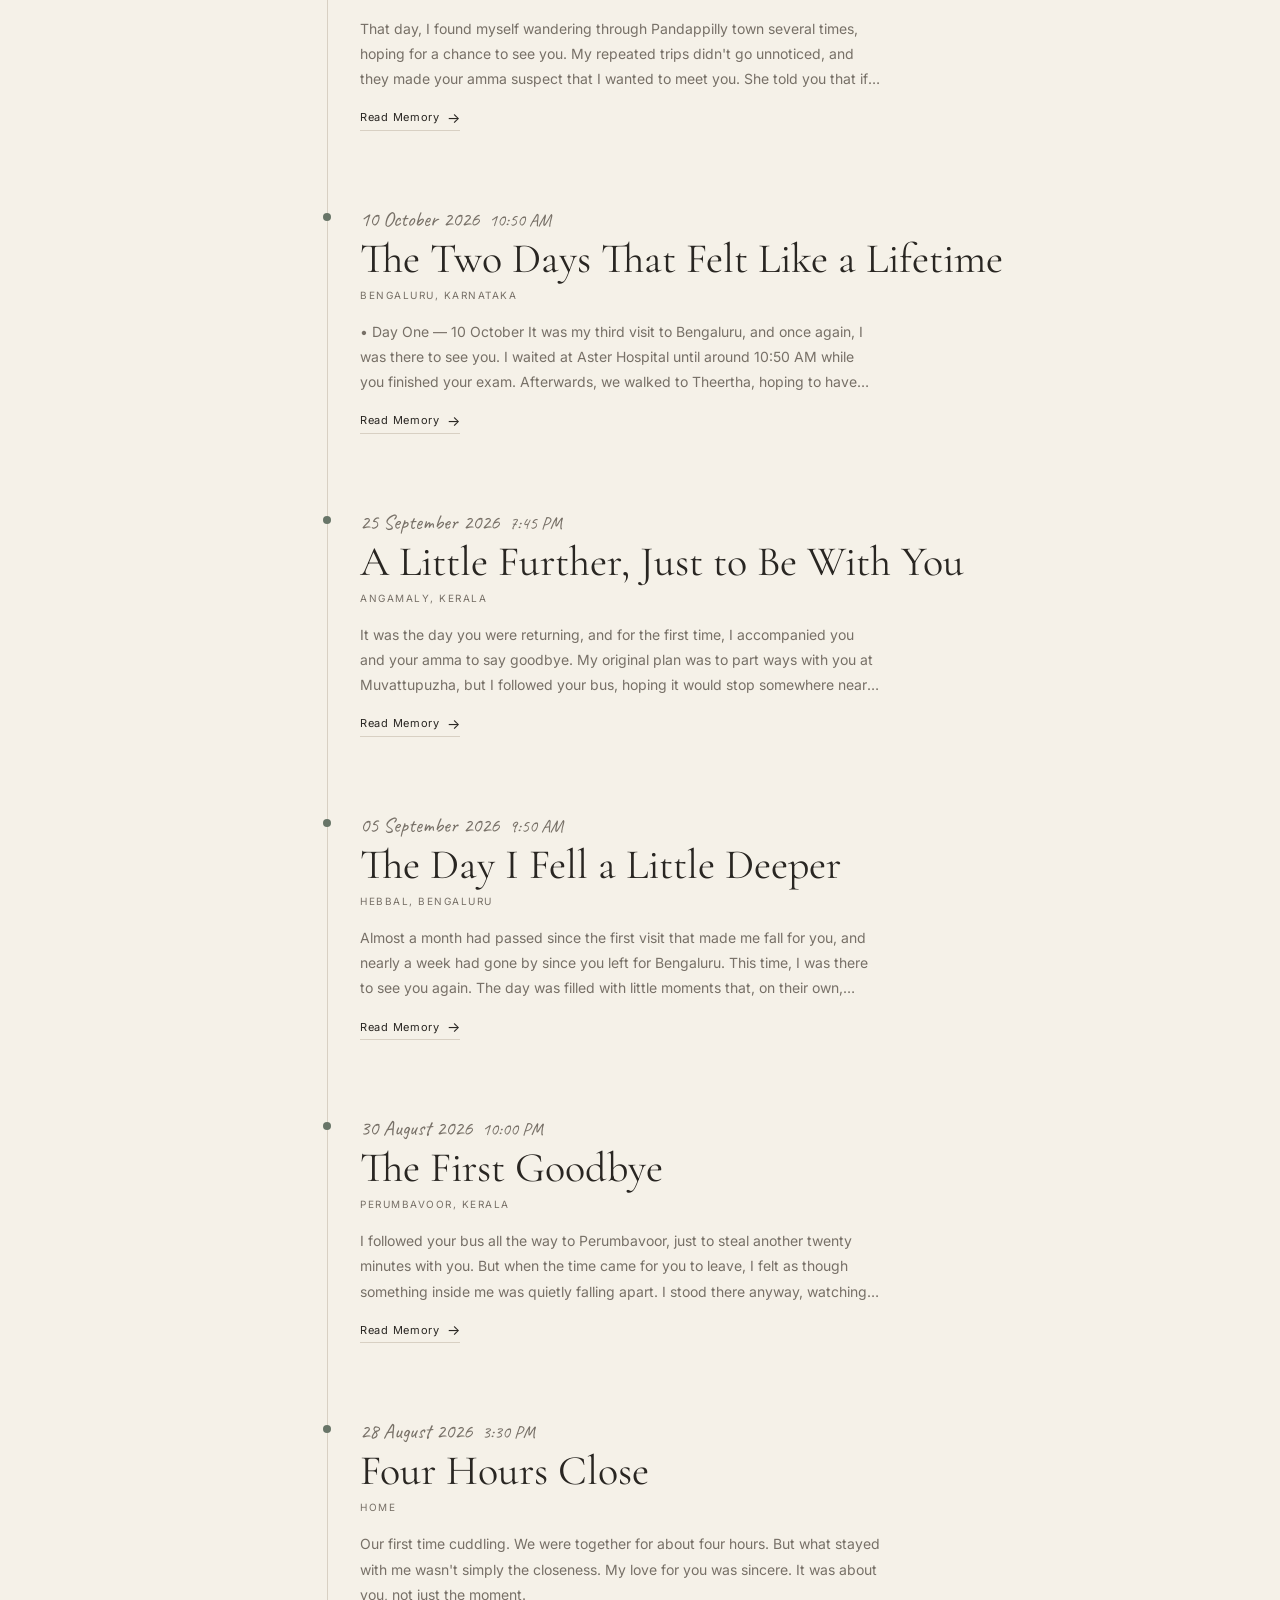
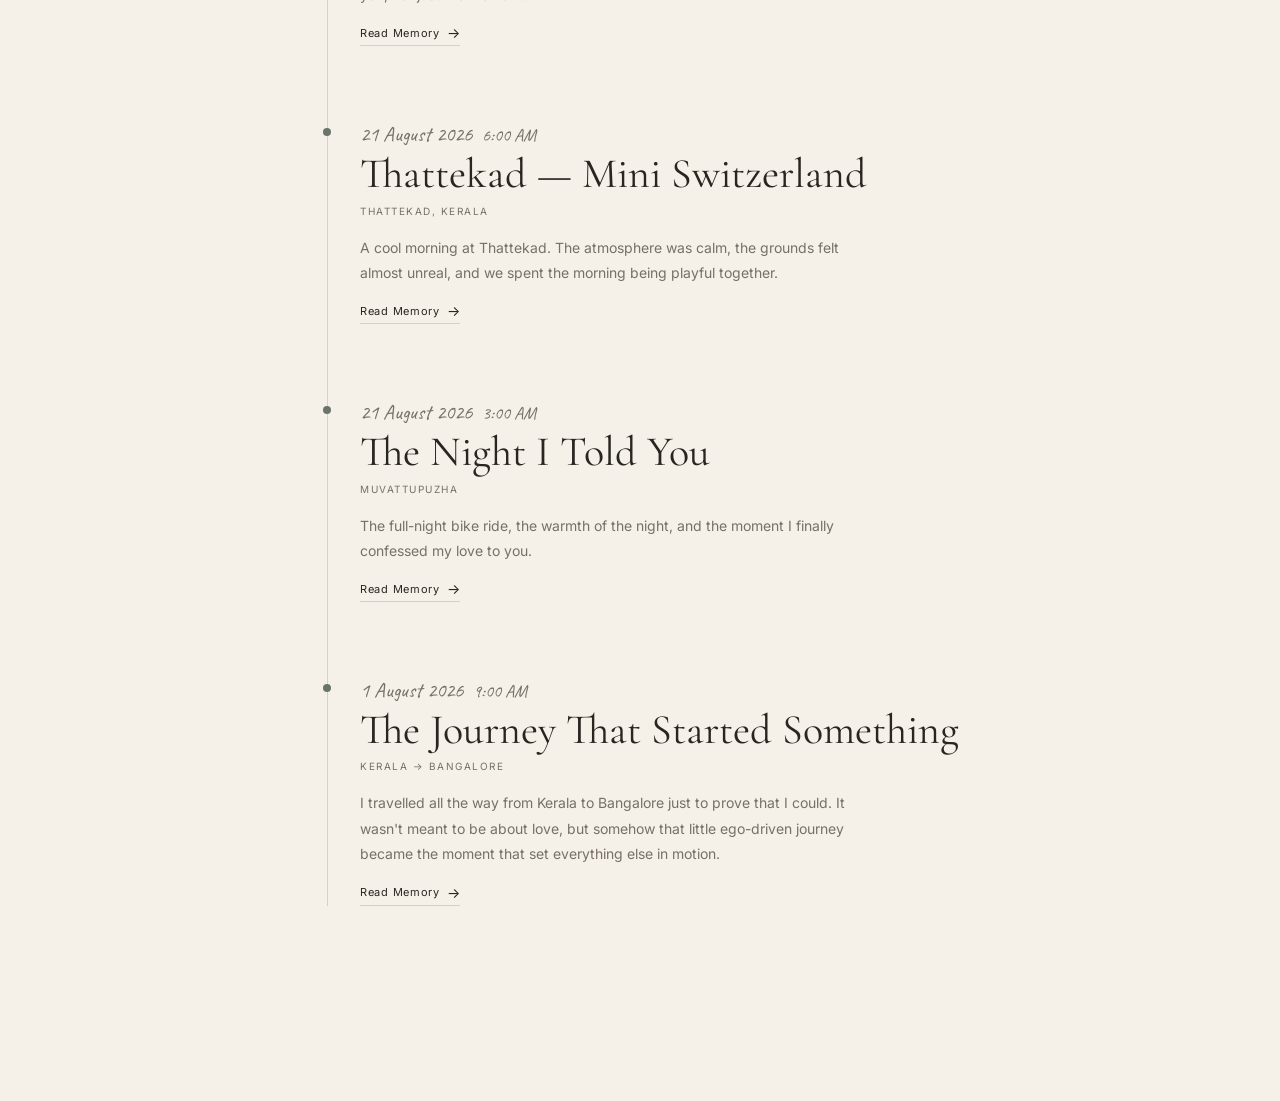
<file: story.html>
<!DOCTYPE html>
<html lang="en">

<head>

    <meta charset="UTF-8">

    <meta
        name="viewport"
        content="width=device-width, initial-scale=1.0"
    >

    <title>Our Story — The Archive</title>

    <link
        rel="stylesheet"
        href="style.css?v=11"
    >

    <link
        href="https://fonts.googleapis.com/css2?family=Cormorant+Garamond:wght@400;500;600&family=Inter:wght@400;500&family=Caveat:wght@400;500&display=swap"
        rel="stylesheet"
    >

</head>


<body>


    <!-- =========================
         NAVIGATION
         ========================= -->

    <aside class="sidebar">

        <div class="brand">

            <span class="brand-title">
                THE ARCHIVE
            </span>

            <span class="brand-subtitle">
                A collection of moments.
            </span>

        </div>


        <nav class="navigation">

            <a
                href="index.html"
                class="nav-link"
            >
                Home
            </a>


            <a
                href="story.html"
                class="nav-link active"
            >
                Our Story
            </a>
<a
                href="gallery.html"
                class="nav-link"
            >
                The Gallery
            </a>

            <a
                href="places.html"
                class="nav-link"
            >
                Places We've Been
            </a>


            <a
                href="things.html"
                class="nav-link"
            >
                Things I Love About You
            </a>


            <a
                href="tree.html"
                class="nav-link"
            >
                The Memory Universe
            </a>

        </nav>


        <div class="sidebar-bottom">

            <button
                id="randomMemory"
                class="random-button"
                type="button"
            >
                ↻ Random Memory
            </button>


            <div class="memory-counter">

                <span id="memoryCount">
                    0
                </span>

                <span>
                    memories preserved
                </span>

            </div>

        </div>

    </aside>


    <!-- =========================
         MOBILE HEADER
         ========================= -->

    <header class="mobile-header">

        <span>
            THE ARCHIVE
        </span>

        <button
            id="menuButton"
            type="button"
            aria-label="Open navigation"
        >
            ☰
        </button>

    </header>


    <!-- =========================
         STORY
         ========================= -->

    <main class="main-content">


        <section class="story-header">

            <p class="handwritten">
                Everything that happened.
            </p>

            <h1>
                Our Story
            </h1>

            <p class="hero-description">
                A collection of moments, preserved in the
                order they became part of our story.
            </p>

        </section>


        <!-- =========================
             TIMELINE
             ========================= -->

        <section
            id="timeline"
            class="timeline"
        >

            <p class="loading">
                Loading memories...
            </p>

        </section>


    </main>


    <script src="./script.js?v=14"></script>

</body>

</html>
</file>
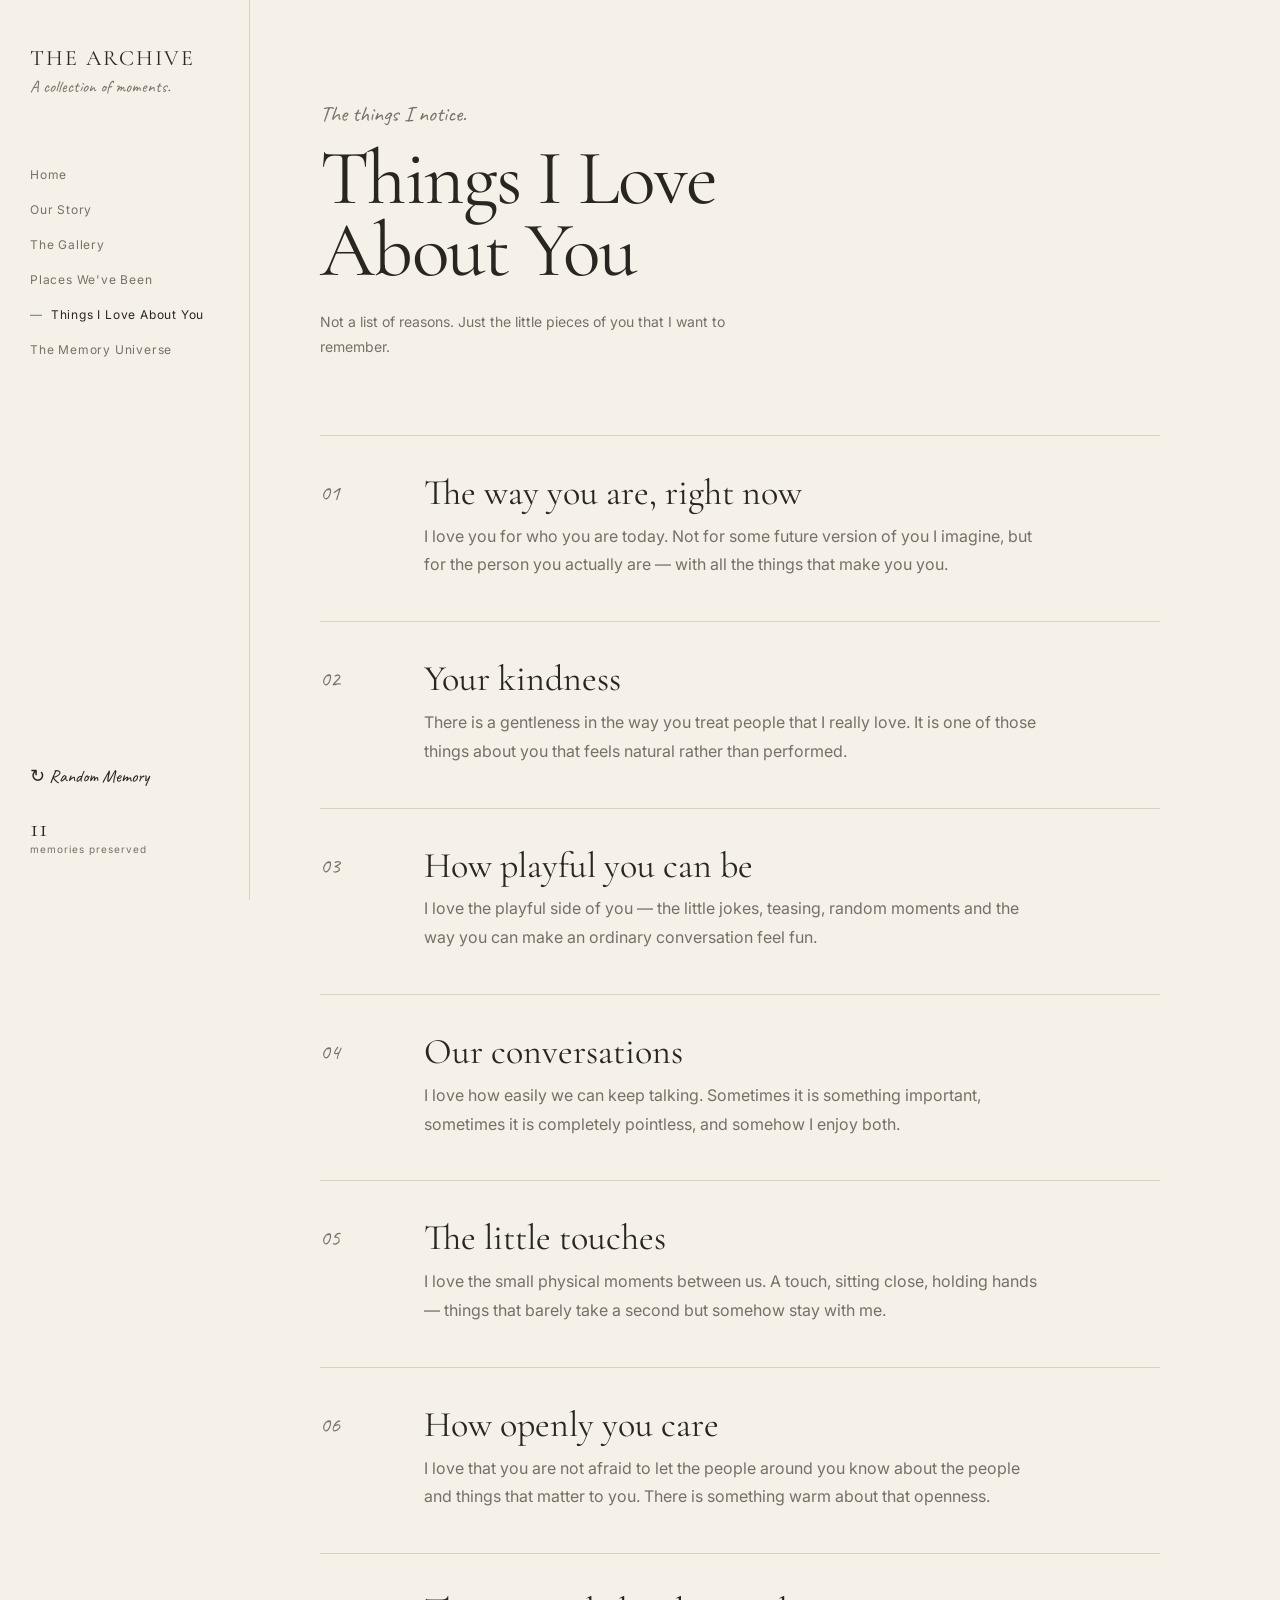
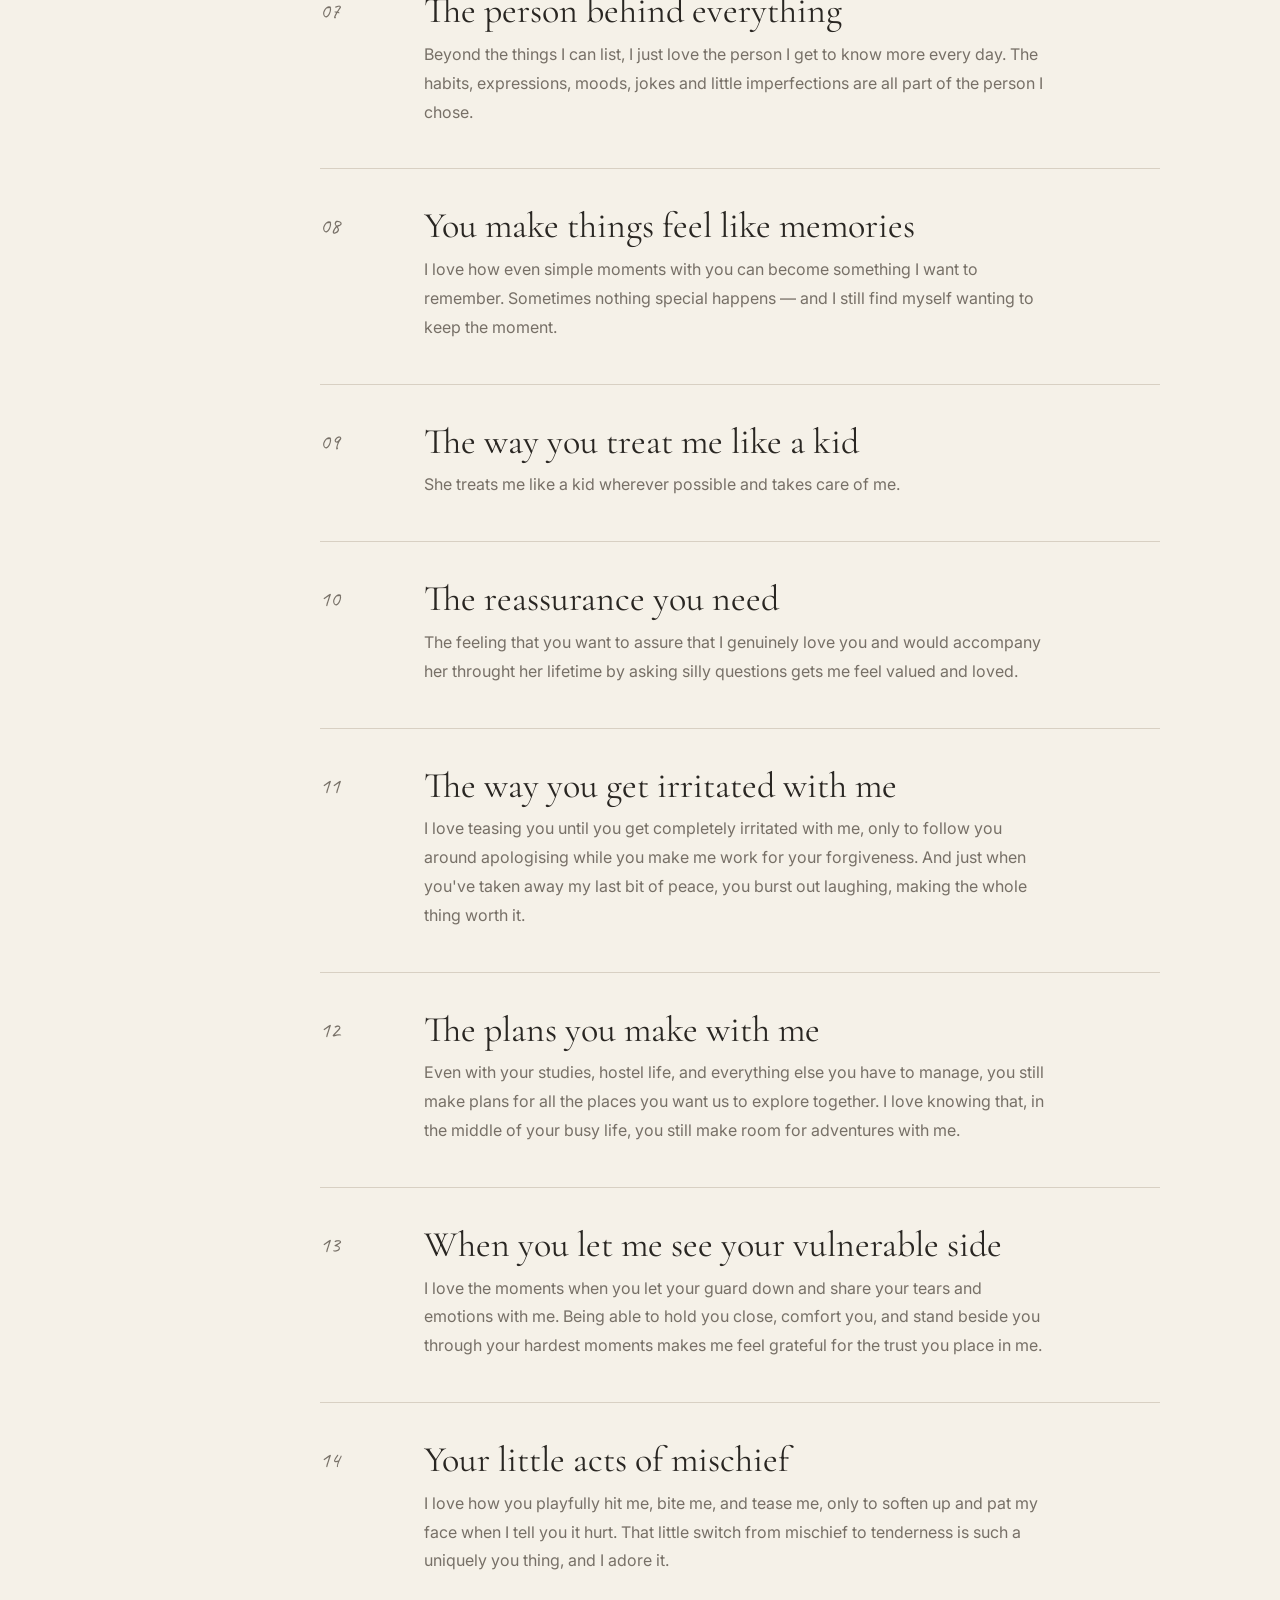
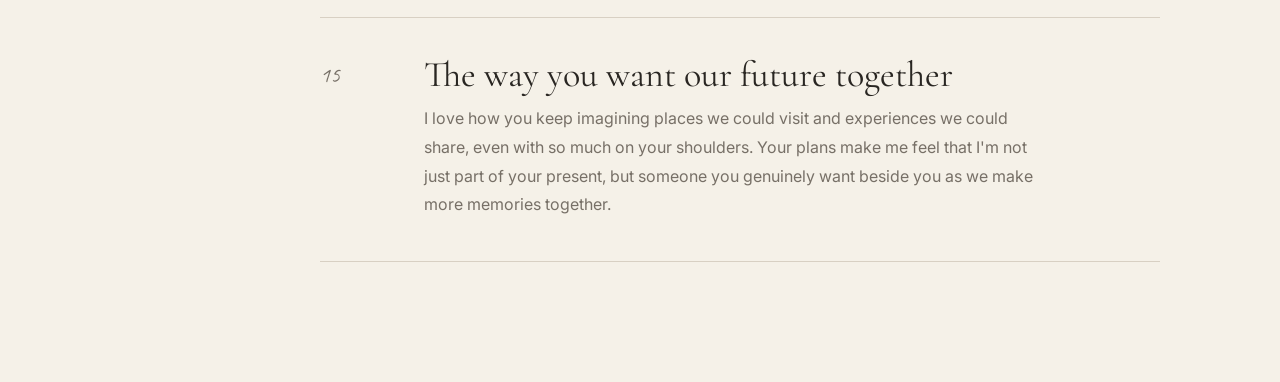
<file: things.html>
<!DOCTYPE html>
<html lang="en">
<head>
    <meta charset="UTF-8">
    <meta name="viewport" content="width=device-width, initial-scale=1.0">
    <title>Things I Love About You — The Archive</title>
    <link rel="stylesheet" href="style.css?v=11">
    <link href="https://fonts.googleapis.com/css2?family=Cormorant+Garamond:wght@400;500;600&family=Inter:wght@400;500&family=Caveat:wght@400;500&display=swap" rel="stylesheet">
</head>
<body>
    <aside class="sidebar">
        <div class="brand">
            <span class="brand-title">THE ARCHIVE</span>
            <span class="brand-subtitle">A collection of moments.</span>
        </div>
        <nav class="navigation">
            <a href="index.html" class="nav-link">Home</a>
            <a href="story.html" class="nav-link">Our Story</a>
            <a href="gallery.html" class="nav-link">The Gallery</a>
            <a href="places.html" class="nav-link">Places We've Been</a>
            <a href="things.html" class="nav-link active">Things I Love About You</a>
            <a href="tree.html" class="nav-link">The Memory Universe</a>
        </nav>
        <div class="sidebar-bottom">
            <button id="randomMemory" class="random-button" type="button">↻ Random Memory</button>
            <div class="memory-counter">
                <span id="memoryCount">0</span>
                <span>memories preserved</span>
            </div>
        </div>
    </aside>

    <header class="mobile-header">
        <span>THE ARCHIVE</span>
        <button id="menuButton" type="button" aria-label="Open navigation">☰</button>
    </header>

    <main class="main-content things-page">
        <section class="things-header">
            <p class="handwritten">The things I notice.</p>
            <h1>Things I Love<br>About You</h1>
            <p class="hero-description">Not a list of reasons. Just the little pieces of you that I want to remember.</p>
        </section>

        <section id="thingsList" class="things-list">
            <p class="loading">Opening this page...</p>
        </section>
    </main>

    <script src="./script.js?v=14"></script>
</body>
</html>
</file>
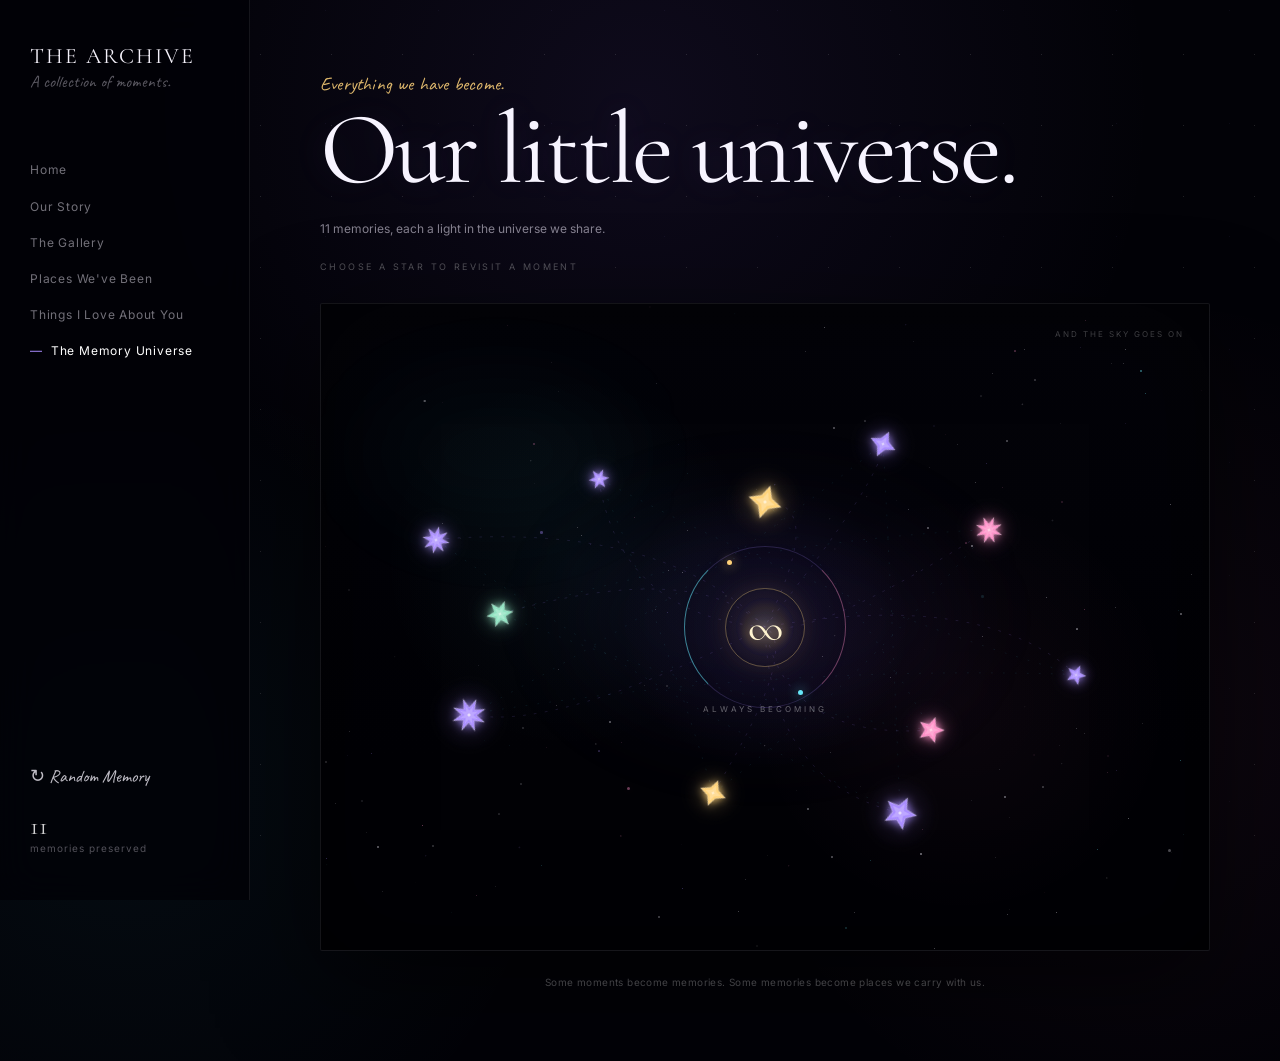
<file: tree.html>
<!DOCTYPE html>
<html lang="en">
<head>
<meta charset="UTF-8">
<meta name="viewport" content="width=device-width, initial-scale=1.0">
<meta name="theme-color" content="#020207">
<title>The Memory Universe — The Archive</title>

<link rel="stylesheet" href="style.css?v=12">
<link rel="preconnect" href="https://fonts.googleapis.com">
<link rel="preconnect" href="https://fonts.gstatic.com" crossorigin>
<link href="https://fonts.googleapis.com/css2?family=Caveat:wght@400;500;600&family=Cormorant+Garamond:wght@400;500;600&family=Inter:wght@400;500&display=swap" rel="stylesheet">

<style>
:root {
    --space: #020207;
    --star: #f7f4ff;
    --violet: #a98cff;
    --cyan: #67e8f9;
    --rose: #ff8fc7;
    --gold: #ffd37a;
    --sage: #8fe3c1;
}

/* PAGE */

body.tree-page {
    margin: 0;
    min-height: 100vh;
    overflow-x: hidden;
    color: #f4f1fb;
    background:
        radial-gradient(circle at 50% 10%, rgba(105,73,180,.12), transparent 32rem),
        radial-gradient(circle at 10% 75%, rgba(52,191,219,.05), transparent 27rem),
        radial-gradient(circle at 90% 68%, rgba(236,93,166,.05), transparent 27rem),
        #020207;
}

.tree-page::before {
    content: "";
    position: fixed;
    inset: 0;
    z-index: 0;
    pointer-events: none;
    opacity: .17;
    background-image:
        radial-gradient(rgba(255,255,255,.7) .45px, transparent .55px),
        radial-gradient(rgba(150,130,255,.35) .4px, transparent .5px);
    background-size: 71px 71px, 113px 113px;
    background-position: 12px 19px, 43px 67px;
    mix-blend-mode: screen;
}

.tree-page .site-header,
.tree-page header,
.tree-page main,
.tree-page footer,
.tree-page aside {
    position: relative;
    z-index: 1;
}

.universe-page {
    width: min(1280px, calc(100% - 40px));
    margin: 0 auto;
    padding-bottom: 70px;
}

.universe-header {
    padding: 72px 0 30px;
    max-width: 760px;
}

.universe-header .handwritten {
    margin: 0 0 6px;
    color: rgba(255,211,122,.86);
    font-family: "Caveat", cursive;
    font-size: 19px;
}

.universe-header h1 {
    margin: 0;
    color: #f7f4ff;
    font-family: "Cormorant Garamond", serif;
    font-size: clamp(54px, 8vw, 104px);
    font-weight: 400;
    line-height: .92;
    letter-spacing: -3px;
    text-shadow: 0 0 35px rgba(169,140,255,.12);
}

.universe-intro {
    max-width: 430px;
    margin: 22px 0 0;
    color: rgba(230,225,241,.56);
    font: 12px/1.8 Inter, sans-serif;
}

.universe-hint {
    margin-top: 20px;
    color: rgba(255,255,255,.3);
    font: 9px/1.5 Inter, sans-serif;
    letter-spacing: 2.4px;
    text-transform: uppercase;
}

/* UNIVERSE STAGE */

.universe-shell {
    position: relative;
    width: 100%;
    height: min(72vh, 760px);
    min-height: 520px;
    overflow: hidden;
    isolation: isolate;
    border: 1px solid rgba(255,255,255,.075);
    border-radius: 2px;
    background:
        radial-gradient(circle at 50% 50%, rgba(111,86,205,.11), transparent 26%),
        radial-gradient(circle at 28% 40%, rgba(77,214,238,.045), transparent 25%),
        radial-gradient(circle at 72% 62%, rgba(255,104,181,.04), transparent 28%),
        linear-gradient(180deg, #030309, #010105 70%);
    box-shadow:
        0 30px 100px rgba(0,0,0,.55),
        inset 0 0 100px rgba(0,0,0,.65);
}

.universe-shell::before,
.universe-shell::after {
    content: "";
    position: absolute;
    border-radius: 50%;
    pointer-events: none;
    filter: blur(45px);
}

.universe-shell::before {
    width: 44%;
    height: 35%;
    left: 28%;
    top: 31%;
    background: rgba(111,86,205,.06);
}

.universe-shell::after {
    width: 30%;
    height: 22%;
    left: 5%;
    top: 12%;
    background: rgba(70,210,230,.035);
}

.universe-space,
.universe-stars,
.universe-lines,
.universe-nodes {
    position: absolute;
    inset: 0;
    width: 100%;
    height: 100%;
}

.universe-space {
    z-index: 0;
    pointer-events: none;
}

.universe-stars {
    z-index: 1;
    pointer-events: none;
    overflow: hidden;
}

.universe-lines {
    z-index: 2;
    pointer-events: none;
    overflow: visible;
}

.universe-nodes {
    z-index: 3;
    pointer-events: none;
}

/* BACKGROUND STARS */

.universe-star {
    position: absolute;
    left: var(--x);
    top: var(--y);
    width: var(--s);
    height: var(--s);
    border-radius: 50%;
    background: var(--star);
    opacity: var(--o);
    box-shadow: 0 0 8px rgba(255,255,255,.24);
    transform: translate3d(var(--px,0px), var(--py,0px), 0);
    will-change: transform, opacity;
}

.universe-star.colour-violet {
    background: var(--violet);
    box-shadow: 0 0 9px rgba(169,140,255,.4);
}

.universe-star.colour-cyan {
    background: var(--cyan);
    box-shadow: 0 0 9px rgba(103,232,249,.35);
}

.universe-star.colour-rose {
    background: var(--rose);
    box-shadow: 0 0 9px rgba(255,143,199,.35);
}

.universe-star.cross-star {
    border-radius: 0;
    clip-path: polygon(
        50% 0%, 61% 37%, 100% 50%,
        61% 63%, 50% 100%, 39% 63%,
        0% 50%, 39% 37%
    );
}

.universe-star.twinkle {
    animation: starPulse var(--duration) ease-in-out infinite alternate;
}

@keyframes starPulse {
    from {
        opacity: var(--o);
        filter: brightness(.8);
    }
    to {
        opacity: .9;
        filter: brightness(1.8);
    }
}

/* SHOOTING STARS */

.shooting-star {
    position: absolute;
    top: var(--shoot-y);
    left: -18%;
    width: var(--shoot-length);
    height: 1px;
    opacity: 0;
    pointer-events: none;
    transform: rotate(-28deg);
    transform-origin: left center;
    background: linear-gradient(
        90deg,
        transparent,
        rgba(169,140,255,.12),
        rgba(255,255,255,.95)
    );
    filter: drop-shadow(0 0 4px rgba(255,255,255,.55));
    animation: shootingStar var(--shoot-duration) linear infinite;
    animation-delay: var(--shoot-delay);
}

@keyframes shootingStar {
    0%, 72% {
        opacity: 0;
        transform: translate3d(0,0,0) rotate(-28deg);
    }
    74% {
        opacity: .9;
    }
    84% {
        opacity: .8;
        transform: translate3d(125vw,0,0) rotate(-28deg);
    }
    85%, 100% {
        opacity: 0;
        transform: translate3d(125vw,0,0) rotate(-28deg);
    }
}

/* CONSTELLATION LINES */

.universe-line {
    fill: none;
    stroke: rgba(169,140,255,.14);
    stroke-width: 1;
    stroke-linecap: round;
    stroke-dasharray: 2 9;
    transition:
        stroke .7s ease,
        stroke-width .7s ease,
        opacity .7s ease,
        filter .7s ease;
}

.universe-line.pair-line {
    stroke: rgba(103,232,249,.09);
    stroke-dasharray: 1 11;
}

.universe-line.active {
    stroke: rgba(255,211,122,.75);
    stroke-width: 1.5;
    stroke-dasharray: 4 6;
    filter: drop-shadow(0 0 5px rgba(255,211,122,.3));
    animation: constellationFlow 5s linear infinite;
}

@keyframes constellationFlow {
    to {
        stroke-dashoffset: -50;
    }
}

/* MEMORY STARS */

.universe-node {
    position: absolute;
    left: var(--x);
    top: var(--y);
    width: var(--size);
    height: var(--size);
    padding: 0;
    border: 0;
    border-radius: 50%;
    background: transparent;
    pointer-events: auto;
    cursor: pointer;
    opacity: 0;
    transform:
        translate(-50%, -50%)
        translate3d(var(--px,0px),var(--py,0px),0)
        rotate(var(--rotation,0deg))
        scale(.2);
    animation: starArrival .9s cubic-bezier(.18,.75,.18,1) forwards;
    animation-delay: var(--arrival, 0s);
    transition:
        transform .65s cubic-bezier(.18,.75,.18,1),
        opacity .5s ease,
        filter .5s ease;
    filter: drop-shadow(0 0 5px var(--tone));
}

@keyframes starArrival {
    to {
        opacity: 1;
        transform:
            translate(-50%, -50%)
            translate3d(var(--px,0px),var(--py,0px),0)
            rotate(var(--rotation,0deg))
            scale(1);
    }
}

.universe-node::before {
    content: "";
    position: absolute;
    inset: -90%;
    border-radius: 50%;
    background: radial-gradient(
        circle,
        var(--tone) 0%,
        color-mix(in srgb, var(--tone) 18%, transparent) 30%,
        transparent 70%
    );
    opacity: .2;
    transform: scale(.7);
    transition: opacity .6s ease, transform .8s ease;
    pointer-events: none;
}

.universe-node:hover::before,
.universe-node:focus-visible::before,
.universe-node.selected::before {
    opacity: .8;
    transform: scale(1.25);
}

.universe-node:hover,
.universe-node:focus-visible,
.universe-node.selected {
    z-index: 10;
    filter: drop-shadow(0 0 12px var(--tone));
}

.universe-node:hover {
    transform:
        translate(-50%, -50%)
        translate3d(var(--px,0px),var(--py,0px),0)
        rotate(var(--rotation,0deg))
        scale(1.3);
}

.universe-node.selected {
    transform:
        translate(-50%, -50%)
        translate3d(var(--px,0px),var(--py,0px),0)
        rotate(0deg)
        scale(1.38);
}

.universe-node:focus-visible {
    outline: 1px solid rgba(255,255,255,.8);
    outline-offset: 5px;
}

.memory-star-svg {
    display: block;
    width: 100%;
    height: 100%;
    overflow: visible;
    transform-origin: center;
    animation: starFloat var(--float-duration,6s) ease-in-out infinite;
    animation-delay: var(--float-delay,0s);
}

@keyframes starFloat {
    0%, 100% {
        translate: 0 0;
    }
    50% {
        translate: 0 -4px;
    }
}

.memory-star-shape {
    fill: var(--tone);
    stroke: rgba(255,255,255,.8);
    stroke-width: 1;
    stroke-linejoin: round;
    transform-origin: center;
    animation: starShimmer 4s ease-in-out infinite alternate;
}

@keyframes starShimmer {
    from {
        filter: brightness(.8);
    }
    to {
        filter: brightness(1.35);
    }
}

.memory-star-facet {
    fill: rgba(255,255,255,.28);
    stroke: rgba(255,255,255,.12);
    stroke-width: .5;
}

.memory-star-center {
    fill: #fffdf7;
    opacity: .95;
    filter: drop-shadow(0 0 2px #fff);
}

/* CENTRAL CORE: OUR SHARED STORY */

.universe-core {
    position: absolute;
    left: 50%;
    top: 50%;
    z-index: 4;
    width: 104px;
    height: 104px;
    transform:
        translate(-50%, -50%)
        translate3d(var(--core-px,0px),var(--core-py,0px),0);
    border-radius: 50%;
    pointer-events: none;
    display: grid;
    place-items: center;
}

.core-orbit,
.core-ring,
.core-light {
    position: absolute;
    border-radius: 50%;
}

.core-orbit {
    inset: -28%;
    border: 1px solid rgba(169,140,255,.2);
    border-left-color: rgba(103,232,249,.55);
    border-right-color: rgba(255,143,199,.4);
    animation: coreOrbit 24s linear infinite;
}

.core-orbit::before,
.core-orbit::after {
    content: "";
    position: absolute;
    width: 5px;
    height: 5px;
    border-radius: 50%;
    background: var(--gold);
    box-shadow: 0 0 12px var(--gold);
}

.core-orbit::before {
    top: 8%;
    left: 26%;
}

.core-orbit::after {
    bottom: 8%;
    right: 26%;
    background: var(--cyan);
    box-shadow: 0 0 12px var(--cyan);
}

.core-ring {
    inset: 12%;
    border: 1px solid rgba(255,211,122,.35);
    box-shadow: 0 0 30px rgba(255,211,122,.08);
    animation: ringBreath 5s ease-in-out infinite;
}

.core-light {
    inset: 22%;
    display: grid;
    place-items: center;
    background: radial-gradient(
        circle,
        rgba(255,255,255,.16),
        rgba(255,211,122,.11) 48%,
        rgba(169,140,255,.05) 72%,
        transparent
    );
    box-shadow:
        0 0 30px rgba(255,211,122,.1),
        0 0 75px rgba(169,140,255,.13);
}

.core-symbol {
    color: #fff4d0;
    font: 400 43px/1 "Cormorant Garamond", serif;
    text-shadow:
        0 0 12px rgba(255,211,122,.75),
        0 0 32px rgba(169,140,255,.4);
    animation: symbolPulse 4s ease-in-out infinite;
}

.core-caption {
    position: absolute;
    top: calc(100% + 24px);
    left: 50%;
    white-space: nowrap;
    color: rgba(255,255,255,.38);
    font: 8px/1.5 Inter, sans-serif;
    letter-spacing: 3px;
    text-transform: uppercase;
    transform: translateX(-50%);
}

@keyframes coreOrbit {
    to {
        transform: rotate(360deg);
    }
}

@keyframes ringBreath {
    50% {
        transform: scale(1.09);
        opacity: .65;
    }
}

@keyframes symbolPulse {
    50% {
        opacity: .65;
        text-shadow:
            0 0 20px rgba(255,211,122,.9),
            0 0 42px rgba(169,140,255,.6);
    }
}

/* DETAIL CARD */

.universe-detail {
    position: absolute;
    left: 50%;
    bottom: 26px;
    z-index: 8;
    width: min(430px, calc(100% - 32px));
    padding: 22px 24px 21px;
    color: #f5f2fa;
    background: rgba(7,7,15,.86);
    border: 1px solid rgba(255,255,255,.12);
    box-shadow:
        0 22px 65px rgba(0,0,0,.55),
        inset 0 1px rgba(255,255,255,.04);
    backdrop-filter: blur(18px);
    -webkit-backdrop-filter: blur(18px);
    transform: translate(-50%, 24px);
    opacity: 0;
    visibility: hidden;
    pointer-events: none;
    transition:
        opacity .45s ease,
        transform .6s cubic-bezier(.18,.75,.18,1),
        visibility .45s;
}

.universe-detail.open {
    opacity: 1;
    visibility: visible;
    transform: translate(-50%, 0);
    pointer-events: auto;
}

.universe-detail-date {
    margin-bottom: 7px;
    color: rgba(255,211,122,.85);
    font: 9px/1.5 Inter, sans-serif;
    letter-spacing: 2px;
    text-transform: uppercase;
}

.universe-detail h2 {
    margin: 0 0 8px;
    color: #fff;
    font: 400 clamp(28px, 4vw, 38px)/1 "Cormorant Garamond", serif;
}

/* UPDATED: keep long descriptions from taking over the universe */
.universe-detail p {
    margin: 0;
    color: rgba(239,235,247,.68);
    font: 11px/1.75 Inter, sans-serif;
    white-space: pre-line;
    overflow-wrap: anywhere;

    display: -webkit-box;
    -webkit-box-orient: vertical;
    -webkit-line-clamp: 4;
    line-clamp: 4;
    overflow: hidden;
    max-height: 7em;
}

.universe-detail-actions {
    display: flex;
    align-items: center;
    gap: 20px;
    margin-top: 18px;
}

.universe-open,
.universe-close {
    border: 0;
    background: transparent;
    color: rgba(255,255,255,.75);
    font: 9px/1.4 Inter, sans-serif;
    letter-spacing: 1.7px;
    text-transform: uppercase;
    cursor: pointer;
    padding: 5px 0;
}

.universe-open:hover {
    color: var(--gold);
}

.universe-close:hover {
    color: #fff;
}

.universe-future {
    position: absolute;
    right: 25px;
    top: 24px;
    z-index: 4;
    color: rgba(255,255,255,.24);
    font: 8px/1.5 Inter, sans-serif;
    letter-spacing: 2px;
    text-transform: uppercase;
    pointer-events: none;
}

.universe-footer-note {
    padding-top: 22px;
    color: rgba(255,255,255,.26);
    font: 10px/1.8 Inter, sans-serif;
    text-align: center;
    letter-spacing: .4px;
}

.universe-empty {
    position: absolute;
    left: 50%;
    top: 72%;
    width: min(300px, 80%);
    transform: translate(-50%, -50%);
    text-align: center;
    color: rgba(255,255,255,.5);
    font: 11px/1.8 Inter, sans-serif;
    pointer-events: none;
}

/* FOCUS MODE */

.universe-shell.focus-mode .universe-node:not(.selected),
.universe-shell.focus-mode .universe-star,
.universe-shell.focus-mode .shooting-star {
    opacity: .2;
}

.universe-shell.focus-mode .universe-line:not(.active) {
    opacity: .12;
}

.universe-shell.focus-mode .universe-core {
    opacity: .3;
    transition: opacity .5s ease;
}

/* MOBILE */

@media (max-width: 700px) {
    .universe-page {
        width: min(calc(100% - 24px), 1280px);
    }

    .universe-header {
        padding-top: 50px;
    }

    .universe-header h1 {
        font-size: clamp(50px, 17vw, 78px);
        letter-spacing: -2px;
    }

    .universe-shell {
        height: 72vh;
        min-height: 500px;
    }

    .universe-hint {
        display: none;
    }

    .universe-core {
        width: 76px;
        height: 76px;
    }

    .core-symbol {
        font-size: 34px;
    }

    .core-caption {
        top: calc(100% + 18px);
        font-size: 7px;
        letter-spacing: 2px;
    }

    .universe-detail {
        bottom: 12px;
        width: calc(100% - 24px);
        padding: 18px;
    }

    .universe-detail h2 {
        font-size: 30px;
    }

    .universe-future {
        right: 14px;
        top: 14px;
        font-size: 7px;
        letter-spacing: 1.4px;
    }

    .shooting-star {
        width: 75px;
    }
}

@media (prefers-reduced-motion: reduce) {
    *,
    *::before,
    *::after {
        animation-duration: .01ms !important;
        animation-iteration-count: 1 !important;
        scroll-behavior: auto !important;
    }

    .universe-node,
    .universe-detail {
        transition: none !important;
    }
}
</style>
</head>

<body class="tree-page">

<header class="universe-mobile-header">
    <a href="index.html" class="universe-brand-title">THE ARCHIVE</a>
    <button
        id="universeMenuButton"
        class="universe-menu-button"
        type="button"
        aria-label="Open navigation"
        aria-expanded="false"
        aria-controls="universeMobileMenu"
    >
        <span></span><span></span>
    </button>
</header>

<aside class="universe-sidebar">
    <div class="universe-brand">
        <a href="index.html" class="universe-brand-title">THE ARCHIVE</a>
        <span class="universe-brand-subtitle">A collection of moments.</span>
    </div>

    <nav class="universe-nav" aria-label="Main navigation">
        <a href="index.html" class="universe-nav-link">Home</a>
        <a href="story.html" class="universe-nav-link">Our Story</a>
        <a href="gallery.html" class="universe-nav-link">The Gallery</a>
        <a href="places.html" class="universe-nav-link">Places We've Been</a>
        <a href="things.html" class="universe-nav-link">Things I Love About You</a>
        <a href="tree.html" class="universe-nav-link active" aria-current="page">The Memory Universe</a>
    </nav>

    <div class="universe-sidebar-bottom">
        <button id="randomMemory" class="universe-random-button" type="button">
            ↻ Random Memory
        </button>

        <div class="universe-memory-counter">
            <span id="memoryCount">0</span>
            <span>memories preserved</span>
        </div>
    </div>
</aside>

<div id="universeMobileMenu" class="universe-mobile-menu" aria-hidden="true">
    <nav aria-label="Mobile navigation">
        <a href="index.html">Home</a>
        <a href="story.html">Our Story</a>
        <a href="gallery.html">The Gallery</a>
        <a href="places.html">Places We've Been</a>
        <a href="things.html">Things I Love About You</a>
        <a href="tree.html" aria-current="page">The Memory Universe</a>
    </nav>
</div>

<main class="universe-main universe-page">
    <section class="universe-header">
        <p class="handwritten">Everything we have become.</p>
        <h1>Our little universe.</h1>

        <p class="universe-intro" id="universeIntro">
            Every memory is a light in the universe we share.
        </p>

        <p class="universe-hint">Choose a star to revisit a moment</p>
    </section>

    <section class="universe-shell" id="treeStage" aria-label="Memory Universe">
        <div class="universe-space" id="universeSpace" aria-hidden="true"></div>
        <div class="universe-stars" id="universeStars" aria-hidden="true"></div>
        <svg class="universe-lines" id="universeConnections" aria-hidden="true"></svg>
        <div class="universe-nodes" id="universeNodes"></div>

        <div class="universe-core" aria-label="The centre of our shared universe">
            <div class="core-orbit"></div>
            <div class="core-ring"></div>
            <div class="core-light">
                <span class="core-symbol">∞</span>
            </div>
            <span class="core-caption">always becoming</span>
        </div>

        <span class="universe-future">and the sky goes on</span>

        <div class="universe-empty" id="universeEmpty" hidden>
            Our universe is waiting for its first memory.
        </div>

        <article class="universe-detail" id="universeDetail" aria-live="polite">
            <div class="universe-detail-date" id="universeDetailDate"></div>
            <h2 id="universeDetailTitle"></h2>
            <p id="universeDetailText"></p>

            <div class="universe-detail-actions">
                <button class="universe-open" id="universeOpenMemory" type="button">
                    Open memory →
                </button>
                <button class="universe-close" id="universeClose" type="button">
                    Close
                </button>
            </div>
        </article>
    </section>

    <p class="universe-footer-note">
        Some moments become memories. Some memories become places we carry with us.
    </p>
</main>

<script>
/* MOBILE NAVIGATION */

(() => {
    const button = document.getElementById('universeMenuButton');
    const menu = document.getElementById('universeMobileMenu');

    if (!button || !menu) return;

    function closeMenu() {
        button.setAttribute('aria-expanded', 'false');
        button.setAttribute('aria-label', 'Open navigation');
        menu.classList.remove('open');
        menu.setAttribute('aria-hidden', 'true');
        document.body.classList.remove('universe-menu-open');
    }

    button.addEventListener('click', () => {
        const isOpen = button.getAttribute('aria-expanded') === 'true';

        if (isOpen) {
            closeMenu();
            return;
        }

        button.setAttribute('aria-expanded', 'true');
        button.setAttribute('aria-label', 'Close navigation');
        menu.classList.add('open');
        menu.setAttribute('aria-hidden', 'false');
        document.body.classList.add('universe-menu-open');
    });

    menu.querySelectorAll('a').forEach(link => {
        link.addEventListener('click', closeMenu);
    });

    document.addEventListener('keydown', event => {
        if (event.key === 'Escape') closeMenu();
    });
})();
</script>

<script>
/* THE MEMORY UNIVERSE */

(() => {
    const stage = document.getElementById('treeStage');
    const starsLayer = document.getElementById('universeStars');
    const linesLayer = document.getElementById('universeConnections');
    const nodesLayer = document.getElementById('universeNodes');
    const detail = document.getElementById('universeDetail');
    const detailDate = document.getElementById('universeDetailDate');
    const detailTitle = document.getElementById('universeDetailTitle');
    const detailText = document.getElementById('universeDetailText');
    const openMemoryButton = document.getElementById('universeOpenMemory');
    const closeMemoryButton = document.getElementById('universeClose');
    const randomMemoryButton = document.getElementById('randomMemory');
    const memoryCount = document.getElementById('memoryCount');
    const universeIntro = document.getElementById('universeIntro');
    const emptyMessage = document.getElementById('universeEmpty');
    const core = document.querySelector('.universe-core');

    const reduceMotion = window.matchMedia('(prefers-reduced-motion: reduce)').matches;

    let memories = [];
    let selected = null;
    let animationFrame = null;
    let pointerX = 0;
    let pointerY = 0;

    const tones = {
        warm: '#ffd37a',
        rose: '#ff8fc7',
        sage: '#8fe3c1',
        gold: '#ffd37a',
        blue: '#67e8f9',
        violet: '#a98cff',
        cyan: '#67e8f9',
        auto: '#a98cff'
    };

    const shapeTypes = [4, 5, 6, 8, 4, 6, 5, 8];

    function toneFor(memory, index) {
        const requestedTone = String(memory.universeTone || '').toLowerCase();

        if (tones[requestedTone]) return tones[requestedTone];

        const palette = [
            tones.gold,
            tones.violet,
            tones.cyan,
            tones.rose,
            tones.sage
        ];

        return palette[index % palette.length];
    }

    function sizeFor(memory, index) {
        const requestedSize = String(memory.universeSize || '').toLowerCase();

        if (requestedSize === 'large') return 39;
        if (requestedSize === 'medium') return 31;
        if (requestedSize === 'small') return 23;

        return [29, 35, 25, 32, 27, 38][index % 6];
    }

    function hash(value) {
        let result = 0;
        const string = String(value ?? '');

        for (let i = 0; i < string.length; i++) {
            result = ((result << 5) - result + string.charCodeAt(i)) | 0;
        }

        return Math.abs(result);
    }

    /*
      Deterministic spiral layout.
      Each memory receives a position based on its index and total count.
      The same function is used for both the stars and constellation lines.
    */
    function nodePosition(index, total) {
        if (total <= 0) return [50, 50];

        const goldenAngle = 137.508 * Math.PI / 180;
        const angle = index * goldenAngle - Math.PI / 2;
        const radius = 17 + 22 * Math.sqrt((index + 1) / total);

        const x = 50 + Math.cos(angle) * radius * 1.05;
        const y = 50 + Math.sin(angle) * radius * 0.82;

        return [
            Math.max(7, Math.min(93, x)),
            Math.max(9, Math.min(91, y))
        ];
    }

    function makeStarPath(points, outerRadius, innerRadius) {
        const vertices = [];
        const totalVertices = points * 2;

        for (let i = 0; i < totalVertices; i++) {
            const angle = -Math.PI / 2 + i * Math.PI / points;
            const radius = i % 2 === 0 ? outerRadius : innerRadius;
            const x = 50 + Math.cos(angle) * radius;
            const y = 50 + Math.sin(angle) * radius;

            vertices.push([x, y]);
        }

        return vertices.map((point, index) => {
            return `${index === 0 ? 'M' : 'L'} ${point[0].toFixed(2)} ${point[1].toFixed(2)}`;
        }).join(' ') + ' Z';
    }

    function makeStarSVG(points, index, tone) {
        const outerPath = makeStarPath(points, 43, 19);
        const innerPath = makeStarPath(points, 26, 11);

        return `
            <svg class="memory-star-svg"
                 viewBox="0 0 100 100"
                 aria-hidden="true"
                 style="--star-tone:${tone}">
                <defs>
                    <radialGradient id="star-gradient-${index}" cx="35%" cy="28%" r="75%">
                        <stop offset="0%" stop-color="#ffffff"/>
                        <stop offset="22%" stop-color="${tone}"/>
                        <stop offset="100%" stop-color="${tone}" stop-opacity=".65"/>
                    </radialGradient>
                </defs>

                <path class="memory-star-shape"
                      d="${outerPath}"
                      fill="url(#star-gradient-${index})"/>

                <path class="memory-star-facet"
                      d="${innerPath}"/>

                <circle class="memory-star-center"
                        cx="50" cy="50" r="3"/>
            </svg>
        `;
    }

    async function loadData() {
        /*
          memories.json is the single source of truth.
          The timestamp and no-store option help avoid stale cached data.
        */
        const response = await fetch(
            `./data/memories.json?v=${Date.now()}`,
            { cache: 'no-store' }
        );

        if (!response.ok) {
            throw new Error(`Could not load memories.json (${response.status}).`);
        }

        const data = await response.json();

        const list = Array.isArray(data)
            ? data
            : Array.isArray(data.memories)
                ? data.memories
                : [];

        memories = list.filter(memory =>
            memory &&
            memory.id !== undefined &&
            memory.id !== null
        );

        memoryCount.textContent = String(memories.length);

        universeIntro.textContent = memories.length === 0
            ? 'A universe waiting to be filled with the moments that make us.'
            : `${memories.length} ${memories.length === 1 ? 'memory' : 'memories'}, each a light in the universe we share.`;

        emptyMessage.hidden = memories.length !== 0;

        renderNodes();
        renderLines();
    }

    function makeBackgroundStars() {
        const fragment = document.createDocumentFragment();
        const count = window.innerWidth < 700 ? 105 : 190;
        const colourClasses = [
            '', '', '', '', '',
            'colour-violet',
            'colour-cyan',
            'colour-rose'
        ];

        for (let i = 0; i < count; i++) {
            const star = document.createElement('span');

            star.className = 'universe-star';

            const colourClass = colourClasses[
                Math.floor(Math.random() * colourClasses.length)
            ];

            if (colourClass) star.classList.add(colourClass);
            if (Math.random() > .65) star.classList.add('cross-star');
            if (!reduceMotion && Math.random() > .35) star.classList.add('twinkle');

            star.style.setProperty('--x', `${Math.random() * 100}%`);
            star.style.setProperty('--y', `${Math.random() * 100}%`);
            star.style.setProperty(
                '--s',
                `${Math.random() < .9
                    ? Math.random() * 1.4 + .45
                    : Math.random() * 2 + 1.2}px`
            );
            star.style.setProperty('--o', `${Math.random() * .38 + .07}`);
            star.style.setProperty('--duration', `${Math.random() * 5 + 3}s`);

            fragment.appendChild(star);
        }

        starsLayer.replaceChildren(fragment);
    }

    function makeShootingStars() {
        const fragment = document.createDocumentFragment();

        for (let i = 0; i < 3; i++) {
            const shootingStar = document.createElement('span');

            shootingStar.className = 'shooting-star';
            shootingStar.style.setProperty('--shoot-y', `${12 + i * 27}%`);
            shootingStar.style.setProperty('--shoot-length', `${70 + i * 25}px`);
            shootingStar.style.setProperty('--shoot-duration', `${15 + i * 7}s`);
            shootingStar.style.setProperty('--shoot-delay', `${i * -8}s`);

            fragment.appendChild(shootingStar);
        }

        starsLayer.appendChild(fragment);
    }

    function renderNodes() {
        const fragment = document.createDocumentFragment();
        nodesLayer.replaceChildren();

        memories.forEach((memory, index) => {
            const [x, y] = nodePosition(index, memories.length);
            const tone = toneFor(memory, index);
            const size = sizeFor(memory, index);
            const seed = hash(memory.id);
            const points = shapeTypes[seed % shapeTypes.length];
            const rotation = (seed % 61) - 30;

            const button = document.createElement('button');
            button.type = 'button';
            button.className = 'universe-node';
            button.dataset.index = String(index);
            button.dataset.memoryId = String(memory.id);
            button.setAttribute(
                'aria-label',
                `Remember: ${memory.title || 'Untitled memory'}`
            );

            button.style.setProperty('--x', `${x}%`);
            button.style.setProperty('--y', `${y}%`);
            button.style.setProperty('--size', `${size}px`);
            button.style.setProperty('--tone', tone);
            button.style.setProperty('--rotation', `${rotation}deg`);
            button.style.setProperty('--arrival', `${Math.min(index * 0.09, 1.5)}s`);
            button.style.setProperty('--float-duration', `${4 + (seed % 50) / 10}s`);
            button.style.setProperty('--float-delay', `${-(seed % 60) / 10}s`);

            button.innerHTML = makeStarSVG(points, index, tone);
            button.addEventListener('click', () => selectMemory(index));

            fragment.appendChild(button);
        });

        nodesLayer.appendChild(fragment);
    }

    function renderLines() {
        const rect = stage.getBoundingClientRect();

        if (!rect.width || !rect.height) return;

        linesLayer.setAttribute(
            'viewBox',
            `0 0 ${rect.width} ${rect.height}`
        );

        linesLayer.setAttribute('preserveAspectRatio', 'none');
        linesLayer.replaceChildren();

        const svgNS = 'http://www.w3.org/2000/svg';
        const points = memories.map((memory, index) => {
            const [x, y] = nodePosition(index, memories.length);

            return {
                x: rect.width * x / 100,
                y: rect.height * y / 100
            };
        });

        const centerX = rect.width / 2;
        const centerY = rect.height / 2;

        points.forEach((point, index) => {
            const path = document.createElementNS(svgNS, 'path');

            const bend = (index % 2 === 0 ? 1 : -1)
                * Math.min(85, rect.width * .07);

            path.setAttribute(
                'd',
                `M ${point.x} ${point.y} Q ${(point.x + centerX) / 2 + bend} ${(point.y + centerY) / 2 - bend} ${centerX} ${centerY}`
            );

            path.dataset.index = String(index);
            path.classList.add('universe-line');
            linesLayer.appendChild(path);
        });

        /* Connect neighbouring memories to form a subtle constellation. */
        for (let i = 0; i < points.length - 1; i++) {
            const a = points[i];
            const b = points[i + 1];
            const path = document.createElementNS(svgNS, 'path');

            const middleX = (a.x + b.x) / 2;
            const middleY = (a.y + b.y) / 2 + (i % 2 ? 30 : -30);

            path.setAttribute(
                'd',
                `M ${a.x} ${a.y} Q ${middleX} ${middleY} ${b.x} ${b.y}`
            );

            path.dataset.pair = `${i}-${i + 1}`;
            path.classList.add('universe-line', 'pair-line');
            linesLayer.appendChild(path);
        }
    }

    function selectMemory(index) {
        const memory = memories[index];
        if (!memory) return;

        selected = { memory, index };

        const date = memory.date || 'A moment worth keeping';
        const time = memory.time ? ` · ${memory.time}` : '';

        detailDate.textContent = `${date}${time}`;
        detailTitle.textContent = memory.title || 'Untitled memory';
        detailText.textContent =
            memory.description || 'A memory preserved in our universe.';

        openMemoryButton.dataset.memoryId = String(memory.id);

        nodesLayer.querySelectorAll('.universe-node').forEach(node => {
            node.classList.toggle(
                'selected',
                Number(node.dataset.index) === index
            );
        });

        linesLayer.querySelectorAll('.universe-line').forEach(line => {
            line.classList.toggle(
                'active',
                line.dataset.index === String(index)
            );
        });

        detail.classList.add('open');
        stage.classList.add('focus-mode');
    }

    function closeDetail() {
        selected = null;

        detail.classList.remove('open');
        stage.classList.remove('focus-mode');

        nodesLayer.querySelectorAll('.universe-node').forEach(node => {
            node.classList.remove('selected');
        });

        linesLayer.querySelectorAll('.universe-line').forEach(line => {
            line.classList.remove('active');
        });
    }

    function openSelectedMemory() {
        if (!selected) return;

        window.location.href =
            `memory.html?id=${encodeURIComponent(selected.memory.id)}`;
    }

    function selectRandomMemory() {
        if (!memories.length) return;

        let index = Math.floor(Math.random() * memories.length);

        if (memories.length > 1 && selected && index === selected.index) {
            index = (index + 1) % memories.length;
        }

        selectMemory(index);
    }

    function parallax(x, y) {
        pointerX = x;
        pointerY = y;

        if (reduceMotion || animationFrame) return;

        animationFrame = requestAnimationFrame(() => {
            animationFrame = null;

            const backgroundStars =
                starsLayer.querySelectorAll('.universe-star');

            backgroundStars.forEach((star, index) => {
                const depth = ((index % 7) + 1) / 7;

                star.style.setProperty('--px', `${pointerX * depth * 5}px`);
                star.style.setProperty('--py', `${pointerY * depth * 5}px`);
            });

            nodesLayer.querySelectorAll('.universe-node').forEach((node, index) => {
                const depth = ((index % 4) + 1) / 4;

                node.style.setProperty('--px', `${pointerX * depth * 8}px`);
                node.style.setProperty('--py', `${pointerY * depth * 7}px`);
            });

            if (core) {
                core.style.setProperty('--core-px', `${pointerX * 4}px`);
                core.style.setProperty('--core-py', `${pointerY * 4}px`);
            }
        });
    }

    stage.addEventListener('pointermove', event => {
        const rect = stage.getBoundingClientRect();

        parallax(
            ((event.clientX - rect.left) / rect.width) * 2 - 1,
            ((event.clientY - rect.top) / rect.height) * 2 - 1
        );
    });

    stage.addEventListener('pointerleave', () => {
        parallax(0, 0);
    });

    /*
      UPDATED: close the preview when clicking empty universe space.
      Clicks on memory stars or the preview card do not dismiss it.
    */
    stage.addEventListener('click', event => {
        if (!selected) return;

        if (
            event.target.closest('.universe-node') ||
            event.target.closest('.universe-detail')
        ) {
            return;
        }

        closeDetail();
    });

    closeMemoryButton.addEventListener('click', closeDetail);
    openMemoryButton.addEventListener('click', openSelectedMemory);
    randomMemoryButton.addEventListener('click', selectRandomMemory);

    document.addEventListener('keydown', event => {
        if (event.key === 'Escape' && selected) {
            closeDetail();
        }
    });

    let resizeTimeout;

    window.addEventListener('resize', () => {
        clearTimeout(resizeTimeout);

        resizeTimeout = setTimeout(() => {
            makeBackgroundStars();
            makeShootingStars();
            renderLines();
        }, 120);
    });

    loadData()
        .then(() => {
            makeBackgroundStars();
            makeShootingStars();
        })
        .catch(error => {
            console.error('Memory Universe:', error);

            memoryCount.textContent = '—';
            universeIntro.textContent =
                'The universe is temporarily out of reach.';

            detailDate.textContent = 'The sky is quiet';
            detailTitle.textContent = 'Unable to load memories';
            detailText.textContent =
                'Check that data/memories.json exists and contains valid JSON, then refresh the page.';

            detail.classList.add('open');
        });
})();
</script>

</body>
</html>
</file>
<file: style.css>
/* =========================================================
   THE ARCHIVE — GLOBAL STYLES
   Minimal / warm / nostalgic / responsive
   ========================================================= */

* {
    margin: 0;
    padding: 0;
    box-sizing: border-box;
}

:root {
    --background: #f5f1e8;
    --surface: #eee8dc;
    --text: #292622;
    --muted: #777067;
    --border: #d8d0c3;
    --accent: #687568;
}

html {
    scroll-behavior: smooth;
}

body {
    min-height: 100vh;
    width: 100%;
    overflow-x: hidden;
    background: var(--background);
    color: var(--text);
    font-family: "Inter", sans-serif;
}

/* =========================================================
   SIDEBAR
   ========================================================= */

.sidebar {
    position: fixed;
    top: 0;
    left: 0;

    width: 250px;
    height: 100vh;

    padding: 45px 30px;

    display: flex;
    flex-direction: column;

    background: var(--background);
    border-right: 1px solid var(--border);

    z-index: 100;
}

/* BRAND */

.brand {
    display: flex;
    flex-direction: column;
    gap: 5px;

    margin-bottom: 70px;
}

.brand-title {
    font-family: "Cormorant Garamond", serif;
    font-size: 22px;
    letter-spacing: 2px;
}

.brand-subtitle {
    color: var(--muted);
    font-family: "Caveat", cursive;
    font-size: 17px;
}

/* NAVIGATION */

.navigation {
    display: flex;
    flex-direction: column;
    gap: 20px;
}

.nav-link {
    color: var(--muted);
    text-decoration: none;

    font-size: 12px;
    letter-spacing: 0.8px;

    transition: color 0.3s ease, transform 0.3s ease;
}

.nav-link:hover {
    color: var(--text);
    transform: translateX(4px);
}

.nav-link.active {
    color: var(--text);
}

.nav-link.active::before {
    content: "—";
    margin-right: 8px;
    color: var(--accent);
}

/* SIDEBAR BOTTOM */

.sidebar-bottom {
    margin-top: auto;

    display: flex;
    flex-direction: column;
    gap: 25px;
}

.random-button {
    border: none;
    background: transparent;

    color: var(--text);
    text-align: left;

    font-family: "Caveat", cursive;
    font-size: 18px;

    cursor: pointer;

    transition: opacity 0.3s ease;
}

.random-button:hover {
    opacity: 0.6;
}

.memory-counter {
    display: flex;
    flex-direction: column;

    color: var(--muted);

    font-size: 10px;
    letter-spacing: 1px;
}

.memory-counter span:first-child {
    color: var(--text);

    font-family: "Cormorant Garamond", serif;
    font-size: 26px;

    letter-spacing: 0;
}

/* =========================================================
   MOBILE HEADER
   ========================================================= */

.mobile-header {
    display: none;
}

/* =========================================================
   MAIN CONTENT
   ========================================================= */

.main-content {
    width: calc(100% - 250px);
    max-width: 1200px;

    margin-left: 250px;

    padding: 100px 70px 120px;
}

/* =========================================================
   TYPOGRAPHY
   ========================================================= */

.handwritten {
    margin-bottom: 15px;

    color: var(--muted);

    font-family: "Caveat", cursive;
    font-size: 22px;
}

.hero-description {
    max-width: 460px;

    color: var(--muted);

    font-size: 14px;
    line-height: 1.8;
}

/* =========================================================
   HOME / HERO
   ========================================================= */

.hero {
    max-width: 720px;
    margin-bottom: 120px;
}

.hero h1 {
    margin-bottom: 35px;

    font-family: "Cormorant Garamond", serif;
    font-size: clamp(55px, 7vw, 95px);

    font-weight: 400;
    line-height: 0.95;

    letter-spacing: -2px;
}

/* =========================================================
   SECTION HEADING
   ========================================================= */

.section-heading {
    display: flex;
    align-items: center;
    gap: 20px;

    margin-bottom: 40px;

    color: var(--muted);

    font-size: 10px;
    letter-spacing: 2px;
}

.section-heading .line {
    width: 70px;
    height: 1px;

    background: var(--border);
}

/* =========================================================
   HOME — LATEST MEMORY
   ========================================================= */

.memory-preview {
    display: grid;

    grid-template-columns:
        minmax(0, 1.1fr)
        minmax(260px, 0.9fr);

    gap: 55px;

    align-items: center;
}

.memory-image {
    width: 100%;

    display: flex;
    justify-content: center;

    overflow: hidden;
}

.memory-image img,
.memory-image video,
#latestMemoryImage {
    display: block;

    width: auto;
    max-width: 100%;

    height: auto;
    max-height: 520px;

    object-fit: contain;
}

.memory-information {
    padding-right: 10px;
}

.memory-date {
    margin-bottom: 15px;

    color: var(--muted);

    font-family: "Caveat", cursive;
    font-size: 20px;
}

.memory-information h2 {
    margin-bottom: 12px;

    font-family: "Cormorant Garamond", serif;
    font-size: clamp(38px, 4vw, 58px);

    font-weight: 400;
    line-height: 1;
}

.memory-location {
    margin-bottom: 25px;

    color: var(--muted);

    font-size: 10px;
    letter-spacing: 1.5px;

    text-transform: uppercase;
}

.memory-excerpt {
    margin-bottom: 25px;

    color: var(--muted);

    font-size: 14px;
    line-height: 1.8;
}

.read-memory {
    display: inline-block;

    padding-bottom: 3px;

    color: var(--text);

    border-bottom: 1px solid var(--border);

    text-decoration: none;

    font-family: "Caveat", cursive;
    font-size: 20px;

    transition:
        border-color 0.3s ease,
        opacity 0.3s ease;
}

.read-memory:hover {
    border-color: var(--text);
}

/* =========================================================
   NO PHOTO
   ========================================================= */

.memory-no-photo {
    width: 100%;
    min-height: 280px;

    display: flex;
    flex-direction: column;
    align-items: center;
    justify-content: center;

    text-align: center;

    border-top: 1px solid var(--border);
    border-bottom: 1px solid var(--border);

    color: var(--muted);
}

.memory-no-photo-mark {
    margin-bottom: 15px;

    color: var(--accent);

    font-family: "Cormorant Garamond", serif;
    font-size: 40px;
}

.memory-no-photo p {
    color: var(--muted);

    font-family: "Caveat", cursive;
    font-size: 20px;
}

/* =========================================================
   ARCHIVE INTRODUCTION
   ========================================================= */

.archive-introduction {
    max-width: 500px;

    margin: 150px auto 0;

    text-align: center;
}

.archive-introduction h2 {
    margin-bottom: 20px;

    font-family: "Cormorant Garamond", serif;
    font-size: 48px;

    font-weight: 400;
}

.archive-introduction p:last-child {
    color: var(--muted);

    font-size: 14px;
    line-height: 1.8;
}

/* =========================================================
   STORY
   ========================================================= */

.story-header {
    max-width: 700px;

    margin-bottom: 100px;
}

.story-header h1 {
    margin-bottom: 30px;

    font-family: "Cormorant Garamond", serif;
    font-size: clamp(60px, 8vw, 100px);

    font-weight: 400;
    line-height: 0.9;

    letter-spacing: -2px;
}

/* =========================================================
   TIMELINE
   ========================================================= */

.timeline {
    position: relative;

    max-width: 850px;

    padding-left: 40px;
}

.timeline::before {
    content: "";

    position: absolute;

    top: 0;
    bottom: 0;
    left: 7px;

    width: 1px;

    background: var(--border);
}

.timeline-memory {
    position: relative;

    margin-bottom: 75px;

    cursor: pointer;
}

.timeline-memory::before {
    content: "";

    position: absolute;

    top: 7px;
    left: -37px;

    width: 8px;
    height: 8px;

    border-radius: 50%;

    background: var(--accent);
}

.timeline-date {
    display: inline-block;

    margin-bottom: 5px;

    color: var(--muted);

    font-family: "Caveat", cursive;
    font-size: 21px;
}

.timeline-time {
    display: inline-block;

    margin-left: 10px;

    color: var(--muted);

    font-family: "Caveat", cursive;
    font-size: 18px;
}

.timeline-memory h2 {
    margin-bottom: 8px;

    font-family: "Cormorant Garamond", serif;
    font-size: 42px;

    font-weight: 400;
    line-height: 1.05;

    transition: opacity 0.3s ease;
}

.timeline-memory:hover h2 {
    opacity: 0.55;
}

.timeline-location {
    margin-bottom: 18px;

    color: var(--muted);

    font-size: 10px;
    letter-spacing: 1.5px;

    text-transform: uppercase;
}

.timeline-description {
    max-width: 520px;
    margin: 0 0 14px;

    color: var(--muted);

    font-size: 14px;
    line-height: 1.8;

    /* Keep timeline entries aligned even when the full memory is long. */
    display: -webkit-box;
    -webkit-box-orient: vertical;
    -webkit-line-clamp: 3;
    line-clamp: 3;
    overflow: hidden;
    overflow-wrap: anywhere;
}

.timeline-read-link {
    display: inline-flex;
    align-items: center;
    gap: 7px;
    margin-top: 1px;

    color: var(--text);
    font-size: 11px;
    letter-spacing: 0.7px;
    text-decoration: none;
    border-bottom: 1px solid var(--border);
    padding-bottom: 4px;

    transition: color 0.25s ease, border-color 0.25s ease, gap 0.25s ease;
}

.timeline-read-link::after {
    content: "→";
    font-size: 14px;
}

.timeline-read-link:hover,
.timeline-read-link:focus-visible {
    color: var(--muted);
    border-color: var(--text);
    gap: 11px;
}

.timeline-image,
.timeline-video {
    display: block;

    width: auto;
    max-width: min(100%, 520px);

    height: auto;

    margin-top: 20px;
    margin-bottom: 25px;
}

/* =========================================================
   INDIVIDUAL MEMORY PAGE
   ========================================================= */

.memory-page {
    width: 100%;
    max-width: 1100px;
}

.back-link {
    display: inline-block;

    margin-bottom: 75px;

    color: var(--muted);

    text-decoration: none;

    font-family: "Caveat", cursive;
    font-size: 20px;

    transition: opacity 0.3s ease;
}

.back-link:hover {
    opacity: 0.5;
}

.memory-page article {
    width: 100%;
    max-width: 1000px;
}

/* =========================================================
   MEMORY HEADER
   ========================================================= */

.memory-page .memory-date {
    margin-bottom: 10px;

    color: var(--muted);

    font-family: "Caveat", cursive;
    font-size: 24px;
}

.memory-page .memory-time {
    margin-bottom: 15px;

    color: var(--accent);

    font-family: "Caveat", cursive;
    font-size: 19px;
}

.memory-page h1 {
    max-width: 850px;

    margin-bottom: 18px;

    font-family: "Cormorant Garamond", serif;
    font-size: clamp(58px, 8vw, 105px);

    font-weight: 400;
    line-height: 0.9;

    letter-spacing: -2.5px;
}

.memory-page .memory-location {
    margin-bottom: 40px;

    color: var(--muted);

    font-size: 10px;
    letter-spacing: 2px;

    text-transform: uppercase;
}

/* =========================================================
   INDIVIDUAL MEMORY MEDIA
   3:4 ARCHIVE GRID
   ========================================================= */

.memory-media {
    width: 100%;
    max-width: 760px;

    margin: 0 auto 55px;

    display: grid;

    grid-template-columns:
        repeat(3, minmax(0, 1fr));

    gap: 14px;

    align-items: start;
}

/*
   Every memory item keeps a 3:4 frame.
   Images/videos are cropped inside the frame.
*/

.memory-media-item {
    position: relative;

    width: 100%;
    min-width: 0;

    margin: 0;
    padding: 0;

    aspect-ratio: 3 / 4;

    overflow: hidden;

    cursor: pointer;
}

/* MEDIA */

.memory-media-item img,
.memory-media-item video {
    position: absolute;

    inset: 0;

    display: block;

    width: 100%;
    height: 100%;

    object-fit: cover;

    background: var(--surface);

    border: none;

    transition: opacity 0.3s ease;
}

/*
   Videos stay visually simple.
   The actual controls appear in the full-screen viewer.
*/

.memory-media-item video {
    background: var(--surface);
}

/* Very subtle interaction */

.memory-media-item:hover img,
.memory-media-item:hover video {
    opacity: 0.88;
}

/* Tiny video indicator */

.memory-media-item.is-video::after {
    content: "▶";

    position: absolute;

    left: 10px;
    bottom: 10px;

    width: 25px;
    height: 25px;

    display: flex;
    align-items: center;
    justify-content: center;

    border-radius: 50%;

    background: rgba(41, 38, 34, 0.58);

    color: #f5f1e8;

    font-size: 9px;

    pointer-events: none;
}

/*
   Captions stay subtle and don't change the grid height.
*/

.memory-media-item figcaption {
    position: absolute;

    left: 9px;
    right: 9px;
    bottom: 8px;

    margin: 0;

    color: #f5f1e8;

    font-family: "Caveat", cursive;
    font-size: 14px;

    line-height: 1.25;

    text-shadow:
        0 1px 4px rgba(0, 0, 0, 0.7);

    pointer-events: none;
}

/* =========================================================
   MEMORY STORY
   ========================================================= */

.memory-story {
    /* Preserve line breaks and blank lines entered in the memory editor. */
    white-space: pre-line;

    width: 100%;
    max-width: 620px;

    margin: 20px auto 90px;

    color: var(--muted);

    font-family: "Cormorant Garamond", serif;
    font-size: 25px;

    line-height: 1.65;
}

/* =========================================================
   MEMORY NAVIGATION
   ========================================================= */

.memory-navigation {
    display: flex;
    justify-content: space-between;

    gap: 30px;

    width: 100%;
    max-width: 760px;

    margin: 90px auto 0;

    padding-top: 25px;

    border-top: 1px solid var(--border);
}

.memory-navigation a {
    color: var(--text);

    text-decoration: none;

    font-family: "Caveat", cursive;
    font-size: 21px;

    transition: opacity 0.3s ease;
}

.memory-navigation a:hover {
    opacity: 0.5;
}

/* =========================================================
   GALLERY
   ========================================================= */

.gallery-page {
    width: 100%;
    max-width: 1100px;
}

.gallery-header {
    max-width: 700px;

    margin-bottom: 80px;
}

.gallery-header h1 {
    margin-bottom: 30px;

    font-family: "Cormorant Garamond", serif;
    font-size: clamp(60px, 8vw, 100px);

    font-weight: 400;
    line-height: 0.9;

    letter-spacing: -2px;
}

/* =========================================================
   GALLERY MEMORY
   ========================================================= */

.gallery-memory {
    margin-bottom: 100px;
}

.gallery-memory-heading {
    margin-bottom: 30px;
}

.gallery-date {
    margin-bottom: 7px;

    color: var(--muted);

    font-family: "Caveat", cursive;
    font-size: 20px;
}

.gallery-time {
    display: inline-block;

    margin-left: 10px;

    color: var(--muted);

    font-family: "Caveat", cursive;
    font-size: 18px;
}

.gallery-memory h2 {
    margin-bottom: 7px;

    font-family: "Cormorant Garamond", serif;
    font-size: 44px;

    font-weight: 400;
    line-height: 1;
}

.gallery-location {
    color: var(--muted);

    font-size: 10px;
    letter-spacing: 1.5px;

    text-transform: uppercase;
}

/* =========================================================
   GALLERY GRID
   ========================================================= */

.gallery-grid {
    display: grid;

    grid-template-columns:
        repeat(2, minmax(0, 1fr));

    gap: 25px;

    align-items: start;
}

.gallery-photo {
    position: relative;

    width: 100%;

    margin: 0;

    cursor: pointer;
}

.gallery-photo img,
.gallery-photo video {
    display: block;

    width: 100%;
    height: auto;

    max-height: 420px;

    object-fit: contain;

    border-radius: 2px;

    transition:
        transform 0.3s ease,
        opacity 0.3s ease;
}

.gallery-photo video {
    background: var(--surface);
}

.gallery-photo:hover img,
.gallery-photo:hover video {
    opacity: 0.92;
}

.gallery-photo figcaption {
    margin-top: 9px;

    color: var(--muted);

    font-family: "Caveat", cursive;
    font-size: 16px;
}

/* Video indicator in gallery */

.gallery-photo.is-video::before {
    content: "▶";

    position: absolute;

    left: 10px;
    top: 10px;

    width: 28px;
    height: 28px;

    display: flex;
    align-items: center;
    justify-content: center;

    border-radius: 50%;

    background: rgba(41, 38, 34, 0.58);

    color: #f5f1e8;

    font-size: 10px;

    z-index: 2;

    pointer-events: none;
}

/* =========================================================
   EMPTY GALLERY
   ========================================================= */

.gallery-empty {
    min-height: 280px;

    display: flex;
    flex-direction: column;
    align-items: center;
    justify-content: center;

    text-align: center;

    border-top: 1px solid var(--border);
    border-bottom: 1px solid var(--border);

    color: var(--muted);
}

.gallery-empty span {
    margin-bottom: 15px;

    color: var(--accent);

    font-family: "Cormorant Garamond", serif;
    font-size: 42px;
}

.gallery-empty p {
    font-family: "Caveat", cursive;
    font-size: 20px;
}

/* =========================================================
   LIGHTBOX
   ========================================================= */

.lightbox {
    position: fixed;

    inset: 0;

    display: none;

    align-items: center;
    justify-content: center;

    padding: 20px;

    background: rgba(20, 18, 15, 0.92);

    z-index: 1000;
}

.lightbox.open {
    display: flex;
}

.lightbox-content {
    position: relative;

    width: 100%;
    max-width: 900px;

    text-align: center;
}

/*
   Full original image/video.
   No forced aspect ratio here.
*/

.lightbox-content img,
.lightbox-content video,
.lightbox-media {
    display: block;

    width: auto;

    max-width: 100%;
    max-height: 82vh;

    height: auto;

    margin: 0 auto;

    border-radius: 3px;

    object-fit: contain;
}

.lightbox-content video {
    background: #292622;
}

/* CAPTION */

.lightbox-caption {
    margin-top: 12px;

    color: #eee8dc;

    font-family: "Caveat", cursive;
    font-size: 18px;
}

/* CLOSE */

.lightbox-close {
    position: absolute;

    top: 18px;
    right: 22px;

    border: none;
    background: transparent;

    color: white;

    font-size: 36px;

    cursor: pointer;

    z-index: 5;
}

/* =========================================================
   TABLET
   ========================================================= */

@media (max-width: 1000px) {

    .main-content {
        width: calc(100% - 250px);

        padding-left: 45px;
        padding-right: 45px;
    }

    .memory-media {
        max-width: 650px;

        grid-template-columns:
            repeat(3, minmax(0, 1fr));

        gap: 12px;
    }
}

/* =========================================================
   MOBILE
   ========================================================= */

@media (max-width: 800px) {

    html,
    body {
        width: 100%;
        max-width: 100%;

        overflow-x: hidden;
    }

    /* SIDEBAR */

    .sidebar {
        display: none;
    }

    .sidebar.mobile-open {
        display: flex;

        position: fixed;

        top: 60px;
        left: 0;

        width: 100%;
        height: calc(100dvh - 60px);

        padding: 30px 22px;

        border-right: none;

        overflow-y: auto;

        z-index: 99;
    }

    .sidebar.mobile-open .brand {
        margin-bottom: 40px;
    }

    /* MOBILE HEADER */

    .mobile-header {
        position: fixed;

        top: 0;
        left: 0;

        width: 100%;
        height: 60px;

        padding: 0 20px;

        display: flex;

        align-items: center;
        justify-content: space-between;

        background: rgba(245, 241, 232, 0.95);

        backdrop-filter: blur(10px);

        border-bottom: 1px solid var(--border);

        z-index: 100;
    }

    .mobile-header span {
        font-family: "Cormorant Garamond", serif;

        font-size: 17px;

        letter-spacing: 1.5px;
    }

    .mobile-header button {
        border: none;
        background: transparent;

        color: var(--text);

        font-size: 22px;

        cursor: pointer;

        padding: 5px;
    }

    /* MAIN */

    .main-content {
        width: 100%;
        max-width: 100%;

        margin-left: 0;

        padding: 90px 20px 70px;
    }

    /* HERO */

    .hero {
        max-width: 100%;

        margin-bottom: 80px;
    }

    .hero h1 {
        margin-bottom: 25px;

        font-size: clamp(48px, 15vw, 68px);

        line-height: 0.92;

        letter-spacing: -1px;
    }

    .hero-description {
        max-width: 100%;

        font-size: 13px;

        line-height: 1.75;
    }

    .section-heading {
        gap: 12px;

        margin-bottom: 28px;

        font-size: 9px;

        letter-spacing: 1.5px;
    }

    .section-heading .line {
        width: 45px;
    }

    /* LATEST MEMORY */

    .memory-preview {
        display: flex;

        flex-direction: column;

        align-items: stretch;

        gap: 25px;
    }

    .memory-image {
        width: 100%;

        justify-content: center;
    }

    .memory-image img,
    .memory-image video,
    #latestMemoryImage {
        width: auto;

        max-width: 100%;
        max-height: 340px;

        height: auto;

        margin: 0 auto;

        object-fit: contain;
    }

    .memory-information {
        width: 100%;

        padding: 0;
    }

    .memory-date {
        margin-bottom: 10px;

        font-size: 19px;
    }

    .memory-information h2 {
        margin-bottom: 10px;

        font-size: 42px;

        line-height: 0.98;
    }

    .memory-location {
        margin-bottom: 20px;

        font-size: 9px;
    }

    .memory-excerpt {
        margin-bottom: 20px;

        font-size: 13px;

        line-height: 1.75;
    }

    .read-memory {
        font-size: 19px;
    }

    /* ARCHIVE INTRO */

    .archive-introduction {
        width: 100%;

        margin-top: 100px;
    }

    .archive-introduction h2 {
        font-size: 38px;
    }

    .archive-introduction p:last-child {
        font-size: 13px;
    }

    /* STORY */

    .story-header {
        margin-bottom: 65px;
    }

    .story-header h1 {
        font-size: 62px;

        letter-spacing: -1px;
    }

    /* TIMELINE */

    .timeline {
        width: 100%;

        padding-left: 27px;
    }

    .timeline::before {
        left: 4px;
    }

    .timeline-memory::before {
        left: -27px;

        width: 7px;
        height: 7px;
    }

    .timeline-memory {
        margin-bottom: 60px;
    }

    .timeline-date {
        font-size: 19px;
    }

    .timeline-memory h2 {
        font-size: 34px;

        line-height: 1;
    }

    .timeline-location {
        font-size: 9px;

        margin-bottom: 14px;
    }

    .timeline-description {
        font-size: 13px;

        line-height: 1.75;
    }

    .timeline-image,
    .timeline-video {
        width: auto;

        max-width: 100%;
        max-height: 280px;

        height: auto;

        margin-top: 18px;

        object-fit: contain;
    }

    /* INDIVIDUAL MEMORY */

    .memory-page {
        width: 100%;
        max-width: 100%;
    }

    .back-link {
        margin-bottom: 55px;

        font-size: 19px;
    }

    .memory-page article {
        width: 100%;
        max-width: 100%;
    }

    .memory-page .memory-date {
        margin-bottom: 7px;

        font-size: 21px;
    }

    .memory-page .memory-time {
        margin-bottom: 12px;

        font-size: 18px;
    }

    .memory-page h1 {
        width: 100%;
        max-width: 100%;

        margin-bottom: 15px;

        font-size: clamp(48px, 14vw, 64px);

        line-height: 0.92;

        letter-spacing: -1px;

        overflow-wrap: break-word;
    }

    .memory-page .memory-location {
        width: 100%;

        margin-bottom: 30px;

        font-size: 9px;

        letter-spacing: 1.5px;

        line-height: 1.5;
    }

    /*
       Two-column 3:4 memory grid on mobile.
    */

    .memory-media {
        width: 100%;
        max-width: 100%;

        margin: 0 auto 45px;

        grid-template-columns:
            repeat(2, minmax(0, 1fr));

        gap: 10px;
    }

    .memory-media-item figcaption {
        left: 7px;
        right: 7px;
        bottom: 6px;

        font-size: 12px;

        line-height: 1.25;
    }

    .memory-media-item.is-video::after {
        left: 7px;
        bottom: 7px;

        width: 22px;
        height: 22px;

        font-size: 8px;
    }

    /* MEMORY STORY */

    .memory-story {
        width: 100%;

        margin: 10px auto 65px;

        font-size: 21px;

        line-height: 1.6;
    }

    /* MEMORY NAVIGATION */

    .memory-navigation {
        width: 100%;

        margin-top: 65px;

        padding-top: 20px;

        gap: 15px;
    }

    .memory-navigation a {
        font-size: 19px;
    }

    /* GALLERY */

    .gallery-page {
        width: 100%;
        max-width: 100%;
    }

    .gallery-header {
        margin-bottom: 60px;
    }

    .gallery-header h1 {
        font-size: 62px;

        letter-spacing: -1px;
    }

    .gallery-memory {
        margin-bottom: 75px;
    }

    .gallery-memory-heading {
        margin-bottom: 22px;
    }

    .gallery-date {
        font-size: 19px;
    }

    .gallery-time {
        font-size: 17px;
    }

    .gallery-memory h2 {
        font-size: 36px;
    }

    .gallery-location {
        font-size: 9px;
    }

    .gallery-grid {
        grid-template-columns: 1fr;

        gap: 28px;
    }

    .gallery-photo {
        width: 100%;

        display: flex;

        flex-direction: column;

        align-items: center;
    }

    .gallery-photo img,
    .gallery-photo video {
        width: auto;

        max-width: 100%;
        max-height: 280px;

        height: auto;

        object-fit: contain;

        border-radius: 2px;
    }

    .gallery-photo figcaption {
        width: 100%;

        margin-top: 8px;

        font-size: 15px;
    }

    .gallery-photo.is-video::before {
        left: 10px;
        top: 10px;
    }

    /* EMPTY GALLERY */

    .gallery-empty {
        min-height: 230px;
    }

    .gallery-empty span {
        font-size: 38px;
    }

    .gallery-empty p {
        font-size: 19px;
    }

    /* LIGHTBOX */

    .lightbox {
        padding: 15px;
    }

    .lightbox-content {
        width: 100%;
    }

    .lightbox-content img,
    .lightbox-content video,
    .lightbox-media {
        max-width: 100%;
        max-height: 78vh;
    }

    .lightbox-caption {
        font-size: 17px;
    }

    .lightbox-close {
        top: 10px;
        right: 15px;

        font-size: 32px;
    }
}

/* =========================================================
   VERY SMALL PHONES
   ========================================================= */

@media (max-width: 380px) {

    .main-content {
        padding-left: 16px;
        padding-right: 16px;
    }

    .hero h1 {
        font-size: 48px;
    }

    .memory-page h1 {
        font-size: 46px;
    }

    .memory-image img,
    .memory-image video,
    #latestMemoryImage {
        max-width: 100%;
        max-height: 280px;
    }

    .memory-media {
        grid-template-columns:
            repeat(2, minmax(0, 1fr));

        gap: 8px;
    }

    .memory-media-item figcaption {
        font-size: 11px;
    }

    .gallery-photo img,
    .gallery-photo video {
        max-width: 100%;
        max-height: 250px;
    }

    .timeline-image,
    .timeline-video {
        max-width: 100%;
        max-height: 240px;
    }
}

/* =========================================================
   REDUCED MOTION
   ========================================================= */

@media (prefers-reduced-motion: reduce) {

    html {
        scroll-behavior: auto;
    }

    *,
    *::before,
    *::after {
        transition: none !important;
        animation: none !important;
    }
}

/* =========================================================
   GALLERY — GROUPED PHONE PHOTO APP GRID
   ========================================================= */
.gallery-page .gallery {
    width: 100%;
}

.gallery-page .gallery-memory {
    display: block;
    margin: 0 0 64px;
}

.gallery-page .gallery-memory-heading {
    display: block;
    margin: 0 0 16px;
}

.gallery-page .gallery-memory-heading h2 {
    margin: 0 0 4px;
    font-family: "Cormorant Garamond", serif;
    font-size: 30px;
    font-weight: 400;
    line-height: 1.05;
}

.gallery-page .gallery-date-time {
    margin: 0 0 5px;
    color: var(--muted);
    font-family: "Caveat", cursive;
    font-size: 18px;
}

.gallery-page .gallery-date {
    margin: 0;
}

.gallery-page .gallery-time {
    margin-left: 9px;
}

.gallery-page .gallery-location {
    margin: 0;
}

.gallery-page .gallery-grid {
    display: grid;
    grid-template-columns: repeat(3, minmax(0, 1fr));
    gap: 4px;
    width: 100%;
}

.gallery-page .gallery-photo {
    position: relative;
    width: 100%;
    aspect-ratio: 1 / 1;
    overflow: hidden;
    margin: 0;
    cursor: pointer;
    background: var(--surface);
}

.gallery-page .gallery-photo img,
.gallery-page .gallery-photo video {
    display: block;
    width: 100%;
    height: 100%;
    max-width: none;
    max-height: none;
    object-fit: cover;
    border-radius: 0;
}

.gallery-page .gallery-photo figcaption {
    display: none;
}

.gallery-page .gallery-photo.is-video::before {
    content: "▶";
    position: absolute;
    left: 8px;
    bottom: 8px;
    width: 24px;
    height: 24px;
    display: flex;
    align-items: center;
    justify-content: center;
    border-radius: 50%;
    background: rgba(41, 38, 34, 0.58);
    color: #f5f1e8;
    font-size: 9px;
    z-index: 2;
    pointer-events: none;
}

/* Viewer navigation */
.lightbox-nav {
    position: fixed;
    top: 50%;
    transform: translateY(-50%);
    z-index: 1002;
    width: 48px;
    height: 64px;
    border: 0;
    background: rgba(41, 38, 34, 0.45);
    color: white;
    font-size: 42px;
    line-height: 1;
    cursor: pointer;
}

.lightbox-prev { left: 18px; }
.lightbox-next { right: 18px; }
.lightbox-nav:disabled {
    opacity: 0.25;
    cursor: default;
}

@media (max-width: 800px) {
    .gallery-page .gallery-memory {
        margin-bottom: 48px;
    }

    .gallery-page .gallery-grid {
        gap: 2px;
    }

    .gallery-page .gallery-memory-heading h2 {
        font-size: 26px;
    }

    .lightbox-nav {
        width: 38px;
        height: 52px;
        font-size: 34px;
    }

    .lightbox-prev { left: 6px; }
    .lightbox-next { right: 6px; }
}


/* =========================================================
   THINGS I LOVE ABOUT YOU
   ========================================================= */
.things-page {
    max-width: 980px;
}

.things-header {
    max-width: 720px;
    margin-bottom: 76px;
}

.things-header h1 {
    margin: 0 0 22px;
    font-family: "Cormorant Garamond", serif;
    font-size: clamp(48px, 7vw, 78px);
    font-weight: 400;
    line-height: 0.92;
    letter-spacing: -0.02em;
}

.things-list {
    max-width: 860px;
    border-top: 1px solid var(--border);
}

.thing-entry {
    display: grid;
    grid-template-columns: 76px minmax(0, 1fr);
    gap: 28px;
    padding: 38px 0 42px;
    border-bottom: 1px solid var(--border);
}

.thing-number {
    padding-top: 5px;
    color: var(--muted);
    font-family: "Caveat", cursive;
    font-size: 22px;
}

.thing-body {
    max-width: 680px;
}

.thing-meta {
    min-height: 22px;
    margin-bottom: 5px;
}

.thing-date {
    color: var(--muted);
    font-family: "Caveat", cursive;
    font-size: 18px;
}

.thing-body h2 {
    margin: 0 0 10px;
    font-family: "Cormorant Garamond", serif;
    font-size: 36px;
    font-weight: 400;
    line-height: 1.05;
}

.thing-body p {
    margin: 0;
    max-width: 620px;
    color: var(--muted);
    font-size: 16px;
    line-height: 1.8;
}

.things-empty {
    padding: 68px 0;
    border-bottom: 1px solid var(--border);
}

.things-empty .handwritten {
    margin-bottom: 8px;
    font-size: 25px;
}

.things-empty p:last-child {
    margin: 0;
    color: var(--muted);
    line-height: 1.7;
}

@media (max-width: 800px) {
    .things-header {
        margin-bottom: 52px;
    }

    .things-header h1 {
        font-size: 52px;
    }

    .thing-entry {
        grid-template-columns: 42px minmax(0, 1fr);
        gap: 14px;
        padding: 30px 0 34px;
    }

    .thing-number {
        font-size: 19px;
    }

    .thing-body h2 {
        font-size: 30px;
    }

    .thing-body p {
        font-size: 15px;
    }
}
/* =========================================================
   PLACES WE'VE BEEN
   ========================================================= */

.places-page {
    max-width: 1000px;
}

.places-header {
    max-width: 720px;
    margin-bottom: 76px;
}

.places-header h1 {
    margin: 0 0 22px;

    font-family: "Cormorant Garamond", serif;
    font-size: clamp(48px, 7vw, 78px);
    font-weight: 400;

    line-height: 0.92;
    letter-spacing: -0.02em;
}

.places-list {
    max-width: 900px;

    border-top: 1px solid var(--border);
}

.place-entry {
    display: grid;

    grid-template-columns: 76px minmax(0, 1fr);

    gap: 28px;

    padding: 46px 0 52px;

    border-bottom: 1px solid var(--border);
}

.place-number {
    padding-top: 5px;

    color: var(--muted);

    font-family: "Caveat", cursive;
    font-size: 22px;
}

.place-body {
    min-width: 0;
    max-width: 760px;
}

.place-meta {
    display: flex;
    flex-wrap: wrap;

    align-items: center;

    gap: 8px;

    min-height: 24px;

    margin-bottom: 8px;
}

.place-date {
    color: var(--muted);

    font-family: "Caveat", cursive;
    font-size: 18px;
}

.place-separator {
    color: var(--border);
}

.place-location {
    color: var(--muted);

    font-size: 11px;
    letter-spacing: 0.8px;
    text-transform: uppercase;
}

.place-body h2 {
    margin: 0 0 12px;

    font-family: "Cormorant Garamond", serif;
    font-size: 42px;
    font-weight: 400;

    line-height: 1;
}

.place-body p {
    max-width: 650px;

    margin: 0;

    color: var(--muted);

    font-size: 16px;
    line-height: 1.8;
}

.place-image {
    margin-top: 30px;

    width: 100%;
    max-width: 620px;

    aspect-ratio: 4 / 3;

    overflow: hidden;

    background: var(--surface);
}

.place-image img {
    display: block;

    width: 100%;
    height: 100%;

    object-fit: cover;

    transition:
        transform 0.5s ease,
        opacity 0.5s ease;
}

.place-image:hover img {
    transform: scale(1.02);
}

.place-image.empty {
    display: none;
}

.places-empty {
    padding: 68px 0;

    border-bottom: 1px solid var(--border);
}

.places-empty .handwritten {
    margin-bottom: 8px;

    font-size: 25px;
}

.places-empty p:last-child {
    margin: 0;

    color: var(--muted);

    line-height: 1.7;
}


/* =========================================================
   MOBILE
   ========================================================= */

@media (max-width: 800px) {

    .places-header {
        margin-bottom: 52px;
    }

    .places-header h1 {
        font-size: 52px;
    }

    .place-entry {
        grid-template-columns: 42px minmax(0, 1fr);

        gap: 14px;

        padding: 32px 0 38px;
    }

    .place-number {
        font-size: 19px;
    }

    .place-body h2 {
        font-size: 34px;
    }

    .place-body p {
        font-size: 15px;
        line-height: 1.75;
    }

    .place-image {
        margin-top: 24px;
    }

}
/* ======================================================
   MEMORY UNIVERSE — FINAL GALAXY
   ====================================================== */

body.tree-page {
    background: #000005;
    color: #f5f2fa;
}

body.tree-page .site-header {
    background: transparent;
    border-color: rgba(255,255,255,.07);
}

body.tree-page .site-title,
body.tree-page .site-header a {
    color: rgba(255,255,255,.72);
}

body.tree-page .site-header a:hover {
    color: #fff;
}

body.tree-page nav a[aria-current="page"] {
    color: #fff;
}


/* ======================================================
   PAGE
   ====================================================== */

.universe-page {
    width: min(1280px, calc(100% - 40px));
    margin: 0 auto;
    padding-bottom: 70px;
}


/* ======================================================
   INTRO
   ====================================================== */

.universe-header {
    padding: 72px 0 30px;
    max-width: 760px;
}

.universe-header .handwritten {
    margin: 0 0 6px;
    color: rgba(255,211,122,.86);
    font-family: "Caveat", cursive;
    font-size: 19px;
    letter-spacing: .2px;
}

.universe-header h1 {
    margin: 0;
    color: #f7f4ff;
    font-family: "Cormorant Garamond", serif;
    font-size: clamp(54px, 8vw, 104px);
    font-weight: 400;
    line-height: .86;
    letter-spacing: -3px;
    text-shadow: 0 0 35px rgba(169,140,255,.08);
}

.universe-intro {
    max-width: 430px;
    margin: 22px 0 0;
    color: rgba(230,225,241,.48);
    font-family: Inter, sans-serif;
    font-size: 12px;
    line-height: 1.8;
}

.universe-hint {
    margin-top: 20px;
    color: rgba(255,255,255,.27);
    font: 9px/1.5 Inter, sans-serif;
    letter-spacing: 2.4px;
    text-transform: uppercase;
}


/* ======================================================
   UNIVERSE
   ====================================================== */

.universe-shell {
    position: relative;
    width: 100%;
    height: min(72vh, 760px);
    min-height: 520px;
    overflow: hidden;
    isolation: isolate;

    border: 1px solid rgba(255,255,255,.07);
    border-radius: 2px;

    background:
        radial-gradient(
            circle at 50% 50%,
            rgba(111,86,205,.075),
            transparent 24%
        ),
        radial-gradient(
            circle at 28% 40%,
            rgba(77,214,238,.035),
            transparent 22%
        ),
        radial-gradient(
            circle at 72% 62%,
            rgba(255,104,181,.032),
            transparent 25%
        ),
        linear-gradient(
            180deg,
            #030309,
            #010105 70%
        );

    box-shadow:
        0 30px 100px rgba(0,0,0,.55),
        inset 0 0 100px rgba(0,0,0,.65);

    cursor: crosshair;
}

.universe-shell::before,
.universe-shell::after {
    content: "";
    position: absolute;
    border-radius: 50%;
    pointer-events: none;
    filter: blur(45px);
}

.universe-shell::before {
    width: 44%;
    height: 35%;
    left: 28%;
    top: 31%;
    background: rgba(111,86,205,.045);
}

.universe-shell::after {
    width: 30%;
    height: 22%;
    left: 5%;
    top: 12%;
    background: rgba(70,210,230,.025);
}


/* ======================================================
   LAYERS
   ====================================================== */

.universe-space,
.universe-stars,
.universe-lines,
.universe-nodes {
    position: absolute;
    inset: 0;
    width: 100%;
    height: 100%;
}

.universe-space {
    z-index: 0;
    pointer-events: none;
}

.universe-stars {
    z-index: 1;
    pointer-events: none;
}

.universe-lines {
    z-index: 2;
    pointer-events: none;
    overflow: visible;
}

.universe-nodes {
    z-index: 3;
    pointer-events: none;
}


/* ======================================================
   DISTANT STARS
   ====================================================== */

.universe-star {
    position: absolute;
    left: var(--x);
    top: var(--y);

    width: var(--s);
    height: var(--s);

    border-radius: 50%;

    background: var(--star, rgba(255,255,255,.8));
    opacity: var(--o);

    box-shadow:
        0 0 8px rgba(255,255,255,.22);

    transform:
        translate3d(
            var(--px,0px),
            var(--py,0px),
            0
        );
}

.universe-star.colour-violet {
    background: #a98cff;
    box-shadow:
        0 0 9px rgba(169,140,255,.35);
}

.universe-star.colour-cyan {
    background: #67e8f9;
    box-shadow:
        0 0 9px rgba(103,232,249,.28);
}

.universe-star.colour-rose {
    background: #ff8fc7;
    box-shadow:
        0 0 9px rgba(255,143,199,.28);
}

.universe-star.twinkle {
    animation:
        starPulse var(--d)
        ease-in-out
        infinite
        alternate;
}

@keyframes starPulse {
    to {
        opacity: calc(var(--o) * .28);

        transform:
            translate3d(
                var(--px,0px),
                var(--py,0px),
                0
            )
            scale(.55);
    }
}


/* ======================================================
   CONSTELLATION LINES
   ====================================================== */

.universe-line {
    fill: none;

    stroke: rgba(169,140,255,.12);
    stroke-width: 1;

    stroke-linecap: round;
    stroke-dasharray: 2 9;

    transition:
        stroke .7s ease,
        stroke-width .7s ease,
        opacity .7s ease;
}

.universe-line.active {
    stroke: rgba(255,211,122,.62);
    stroke-width: 1.35;
    stroke-dasharray: none;

    filter:
        drop-shadow(
            0 0 5px rgba(255,211,122,.18)
        );
}


/* ======================================================
   MEMORY LIGHTS
   No native title/description.
   The light itself is the interface.
   ====================================================== */

.universe-node {
    position: absolute;

    left: var(--x);
    top: var(--y);

    width: var(--size);
    height: var(--size);

    padding: 0;

    border: 0;
    border-radius: 50%;

    background: transparent;

    pointer-events: auto;
    cursor: pointer;

    transform:
        translate(-50%, -50%)
        translate3d(
            var(--px,0px),
            var(--py,0px),
            0
        );

    transition:
        transform 900ms cubic-bezier(.18,.75,.18,1),
        opacity .6s ease,
        filter .6s ease;
}

.universe-node:focus-visible {
    outline: none;
}

.universe-node:hover,
.universe-node:focus-visible,
.universe-node.selected {
    transform:
        translate(-50%, -50%)
        translate3d(
            var(--px,0px),
            var(--py,0px),
            0
        )
        scale(1.25);
}


/* ======================================================
   MEMORY AURA
   ====================================================== */

.node-aura {
    position: absolute;
    inset: -115%;

    border-radius: 50%;

    background:
        radial-gradient(
            circle,
            var(--tone) 0%,
            transparent 66%
        );

    opacity: .17;

    transform: scale(.7);

    transition:
        opacity .7s ease,
        transform 1s cubic-bezier(.18,.75,.18,1);
}

.universe-node:hover .node-aura,
.universe-node:focus-visible .node-aura,
.universe-node.selected .node-aura {
    opacity: .7;
    transform: scale(1);
}


/* ======================================================
   MEMORY HALO
   ====================================================== */

.node-halo {
    position: absolute;
    inset: -35%;

    border: 1px solid var(--tone);
    border-radius: 50%;

    opacity: .12;

    animation:
        haloBreath
        4.8s
        ease-in-out
        infinite;
}

.universe-node.selected .node-halo {
    opacity: .6;
    animation-duration: 2.5s;
}

@keyframes haloBreath {
    50% {
        transform: scale(1.18);
        opacity: .035;
    }
}


/* ======================================================
   MEMORY CORE
   ====================================================== */

.node-core {
    position: absolute;
    inset: 17%;

    border-radius: 50%;

    background:
        radial-gradient(
            circle at 35% 30%,
            #fff 0 7%,
            #fff8ed 13%,
            var(--tone) 46%,
            rgba(255,255,255,.05) 78%
        );

    box-shadow:
        0 0 8px var(--tone),
        0 0 24px color-mix(
            in srgb,
            var(--tone) 48%,
            transparent
        ),
        0 0 45px color-mix(
            in srgb,
            var(--tone) 18%,
            transparent
        );

    animation:
        memoryGlow
        3.8s
        ease-in-out
        infinite
        alternate;
}

@keyframes memoryGlow {
    to {
        box-shadow:
            0 0 10px var(--tone),
            0 0 31px color-mix(
                in srgb,
                var(--tone) 55%,
                transparent
            ),
            0 0 60px color-mix(
                in srgb,
                var(--tone) 23%,
                transparent
            );
    }
}


/* ======================================================
   CENTRAL ARCHIVE CORE
   ====================================================== */

.universe-core {
    position: absolute;

    left: 50%;
    top: 50%;

    z-index: 4;

    width: 96px;
    height: 96px;

    transform:
        translate(-50%, -50%)
        translate3d(
            var(--px,0px),
            var(--py,0px),
            0
        );

    border-radius: 50%;

    pointer-events: none;
}

.core-orbit,
.core-ring,
.core-light {
    position: absolute;
    inset: 0;
    border-radius: 50%;
}

.core-orbit {
    inset: -32%;

    border:
        1px solid
        rgba(169,140,255,.09);

    animation:
        coreOrbit
        18s
        linear
        infinite;
}

.core-ring {
    inset: 15%;

    border:
        1px solid
        rgba(255,211,122,.24);

    box-shadow:
        0 0 30px rgba(255,211,122,.06);
}

.core-light {
    inset: 31%;

    background:
        radial-gradient(
            circle,
            #fff 0 5%,
            #ffe7a6 24%,
            rgba(255,211,122,.45) 48%,
            transparent 72%
        );

    box-shadow:
        0 0 28px rgba(255,211,122,.3),
        0 0 75px rgba(169,140,255,.12);

    animation:
        corePulse
        4s
        ease-in-out
        infinite;
}

@keyframes coreOrbit {
    to {
        transform: rotate(360deg);
    }
}

@keyframes corePulse {
    50% {
        transform: scale(1.12);
        opacity: .72;
    }
}


/* ======================================================
   MEMORY CARD
   ====================================================== */

.universe-detail {
    position: absolute;

    left: 50%;
    bottom: 26px;

    z-index: 8;

    width: min(
        430px,
        calc(100% - 32px)
    );

    padding: 22px 24px 21px;

    color: #f5f2fa;

    background:
        rgba(7,7,15,.82);

    border:
        1px solid
        rgba(255,255,255,.11);

    box-shadow:
        0 22px 65px rgba(0,0,0,.55),
        inset 0 1px rgba(255,255,255,.04);

    backdrop-filter: blur(18px);
    -webkit-backdrop-filter: blur(18px);

    transform:
        translate(-50%, 24px);

    opacity: 0;
    visibility: hidden;
    pointer-events: none;

    transition:
        opacity .55s ease,
        transform .7s cubic-bezier(.18,.75,.18,1),
        visibility .55s;
}

.universe-detail.open {
    opacity: 1;
    visibility: visible;
    pointer-events: auto;

    transform:
        translate(-50%, 0);
}

.universe-detail-date {
    margin-bottom: 7px;

    color:
        rgba(255,211,122,.78);

    font:
        9px/1.3
        Inter,
        sans-serif;

    letter-spacing: 2px;
    text-transform: uppercase;
}

.universe-detail h2 {
    margin: 0 0 8px;

    color: #fff;

    font:
        400
        clamp(28px, 4vw, 38px)/.98
        "Cormorant Garamond",
        serif;
}

.universe-detail p {
    margin: 0;

    color:
        rgba(239,235,247,.63);

    font:
        11px/1.7
        Inter,
        sans-serif;
}


/* ======================================================
   CARD BUTTONS
   ====================================================== */

.universe-detail-actions {
    display: flex;
    align-items: center;

    gap: 17px;

    margin-top: 18px;
}

.universe-open,
.universe-close {
    border: 0;

    background: transparent;

    color:
        rgba(255,255,255,.72);

    font:
        9px/1
        Inter,
        sans-serif;

    letter-spacing: 1.7px;
    text-transform: uppercase;

    cursor: pointer;

    padding: 4px 0;
}

.universe-open:hover {
    color: #ffd37a;
}

.universe-close:hover {
    color: #fff;
}


/* ======================================================
   FUTURE
   ====================================================== */

.universe-future {
    position: absolute;

    right: 25px;
    top: 24px;

    z-index: 4;

    color:
        rgba(255,255,255,.19);

    font:
        8px/1.5
        Inter,
        sans-serif;

    letter-spacing: 2px;
    text-transform: uppercase;
}

.universe-footer-note {
    padding-top: 22px;

    color:
        rgba(255,255,255,.2);

    font:
        10px/1.6
        Inter,
        sans-serif;

    text-align: center;

    letter-spacing: .4px;
}


/* ======================================================
   FOCUS MODE
   ====================================================== */

.universe-shell.focus-mode
.universe-node:not(.selected),
.universe-shell.focus-mode
.universe-star {
    opacity: .38;
}

.universe-shell.focus-mode
.universe-line:not(.active) {
    opacity: .35;
}


/* ======================================================
   MOBILE
   ====================================================== */

@media (max-width: 700px) {

    .universe-page {
        width: min(
            100% - 24px,
            1280px
        );
    }

    .universe-header {
        padding-top: 50px;
    }

    .universe-header h1 {
        font-size:
            clamp(
                50px,
                17vw,
                78px
            );

        letter-spacing: -2px;
    }

    .universe-shell {
        height: 72vh;
        min-height: 500px;
    }

    .universe-hint {
        display: none;
    }

    .universe-core {
        width: 74px;
        height: 74px;
    }

    .universe-detail {
        bottom: 12px;

        width:
            calc(100% - 24px);

        padding:
            18px 18px 17px;
    }

    .universe-detail h2 {
        font-size: 30px;
    }

    .universe-future {
        right: 14px;
        top: 14px;
    }
}


/* ======================================================
   REDUCED MOTION
   ====================================================== */

@media (prefers-reduced-motion: reduce) {

    .universe-star.twinkle,
    .node-halo,
    .node-core,
    .core-orbit,
    .core-light {
        animation: none !important;
    }

    .universe-node,
    .universe-detail {
        transition: none !important;
    }
       }
/* =========================================================
   MEMORY UNIVERSE — DEDICATED NAVIGATION & PAGE SHELL
   Add this entire section to the VERY BOTTOM of style.css.
   It affects ONLY tree.html (.tree-page).
   ========================================================= */

.tree-page .universe-sidebar {
    position: fixed;
    top: 0;
    left: 0;
    width: 250px;
    height: 100vh;
    padding: 45px 30px;
    display: flex;
    flex-direction: column;

    background: rgba(2, 2, 7, 0.78);
    border-right: 1px solid rgba(255, 255, 255, 0.08);

    color: rgba(245, 242, 251, 0.72);
    z-index: 100;
    backdrop-filter: blur(18px);
    -webkit-backdrop-filter: blur(18px);
}

.tree-page .universe-brand {
    display: flex;
    flex-direction: column;
    gap: 5px;
    margin-bottom: 70px;
}

.tree-page .universe-brand-title {
    color: #f5f2fb;
    text-decoration: none;
    font-family: "Cormorant Garamond", serif;
    font-size: 22px;
    font-weight: 400;
    letter-spacing: 2px;
    line-height: 1;
    transition: color 0.3s ease, opacity 0.3s ease;
}

.tree-page .universe-brand-title:hover {
    color: #ffffff;
    opacity: 0.9;
}

.tree-page .universe-brand-subtitle {
    color: rgba(239, 235, 247, 0.38);
    font-family: "Caveat", cursive;
    font-size: 17px;
    line-height: 1.2;
}

.tree-page .universe-nav {
    display: flex;
    flex-direction: column;
    gap: 20px;
}

.tree-page .universe-nav-link {
    position: relative;
    display: block;
    color: rgba(239, 235, 247, 0.48);
    text-decoration: none;
    font-family: "Inter", sans-serif;
    font-size: 12px;
    font-weight: 400;
    letter-spacing: 0.8px;
    line-height: 1.35;
    transition: color 0.3s ease, transform 0.3s ease;
}

.tree-page .universe-nav-link:hover {
    color: rgba(255, 255, 255, 0.9);
    transform: translateX(4px);
}

.tree-page .universe-nav-link.active {
    color: #ffffff;
}

.tree-page .universe-nav-link.active::before {
    content: "—";
    margin-right: 8px;
    color: #a98cff;
}

.tree-page .universe-sidebar-bottom {
    margin-top: auto;
    display: flex;
    flex-direction: column;
    gap: 25px;
}

.tree-page .universe-random-button {
    padding: 0;
    border: 0;
    background: transparent;
    color: rgba(245, 242, 251, 0.78);
    text-align: left;
    font-family: "Caveat", cursive;
    font-size: 18px;
    line-height: 1.2;
    cursor: pointer;
    transition: color 0.3s ease, opacity 0.3s ease;
}

.tree-page .universe-random-button:hover {
    color: #ffd37a;
    opacity: 0.9;
}

.tree-page .universe-memory-counter {
    display: flex;
    flex-direction: column;
    color: rgba(239, 235, 247, 0.34);
    font-family: "Inter", sans-serif;
    font-size: 10px;
    letter-spacing: 1px;
    line-height: 1.35;
}

.tree-page .universe-memory-counter span:first-child {
    color: rgba(255, 255, 255, 0.82);
    font-family: "Cormorant Garamond", serif;
    font-size: 26px;
    letter-spacing: 0;
    line-height: 1;
    margin-bottom: 3px;
}

/* Main area: deliberately independent of .main-content. */
.tree-page .universe-main {
    position: relative;
    z-index: 1;
    width: calc(100% - 250px);
    min-height: 100vh;
    margin-left: 250px;
    padding: 0 70px 70px;
}

.tree-page .universe-page {
    width: calc(100% - 250px);
    max-width: none;
    margin-left: 250px;
    margin-right: 0;
}

/* Dedicated mobile header — never inherits the archive's white header. */
.tree-page .universe-mobile-header {
    display: none;
}

.tree-page .universe-menu-button {
    width: 36px;
    height: 36px;
    padding: 8px 6px;
    border: 0;
    background: transparent;
    cursor: pointer;
}

.tree-page .universe-menu-button span {
    display: block;
    width: 22px;
    height: 1px;
    margin: 6px auto;
    background: rgba(255, 255, 255, 0.78);
    transition: transform 0.3s ease, opacity 0.3s ease;
}

.tree-page .universe-menu-button[aria-expanded="true"] span:first-child {
    transform: translateY(3.5px) rotate(45deg);
}

.tree-page .universe-menu-button[aria-expanded="true"] span:last-child {
    transform: translateY(-3.5px) rotate(-45deg);
}

.tree-page .universe-mobile-menu {
    display: none;
}

/* Keep the existing Universe typography scale, but prevent global
   archive heading rules from leaking into this page. */
.tree-page .universe-header,
.tree-page .universe-shell,
.tree-page .universe-footer-note {
    position: relative;
    z-index: 1;
}

@media (max-width: 1050px) {
    .tree-page .universe-sidebar {
        width: 220px;
        padding-left: 26px;
        padding-right: 26px;
    }

    .tree-page .universe-main,
    .tree-page .universe-page {
        width: calc(100% - 220px);
        margin-left: 220px;
    }
}

@media (max-width: 800px) {
    .tree-page .universe-sidebar {
        display: none;
    }

    .tree-page .universe-mobile-header {
        position: relative;
        z-index: 120;
        width: 100%;
        min-height: 64px;
        padding: 0 18px;
        display: flex;
        align-items: center;
        justify-content: space-between;

        background: rgba(2, 2, 7, 0.86);
        border-bottom: 1px solid rgba(255, 255, 255, 0.07);

        backdrop-filter: blur(18px);
        -webkit-backdrop-filter: blur(18px);
    }

    .tree-page .universe-mobile-header .universe-brand-title {
        font-size: 20px;
    }

    .tree-page .universe-main,
    .tree-page .universe-page {
        width: 100%;
        margin-left: 0;
    }

    .tree-page .universe-main {
        padding-left: 12px;
        padding-right: 12px;
        padding-bottom: 50px;
    }

    .tree-page .universe-mobile-menu {
        position: fixed;
        inset: 64px 0 0;
        z-index: 110;
        display: block;

        padding: 38px 28px;
        background: rgba(2, 2, 7, 0.96);
        border-bottom: 1px solid rgba(255, 255, 255, 0.07);

        opacity: 0;
        visibility: hidden;
        pointer-events: none;
        transform: translateY(-10px);
        transition:
            opacity 0.3s ease,
            transform 0.35s ease,
            visibility 0.3s ease;

        backdrop-filter: blur(22px);
        -webkit-backdrop-filter: blur(22px);
    }

    .tree-page .universe-mobile-menu.open {
        opacity: 1;
        visibility: visible;
        pointer-events: auto;
        transform: translateY(0);
    }

    .tree-page .universe-mobile-menu nav {
        display: flex;
        flex-direction: column;
        gap: 22px;
    }

    .tree-page .universe-mobile-menu a {
        color: rgba(239, 235, 247, 0.58);
        text-decoration: none;
        font-family: "Inter", sans-serif;
        font-size: 12px;
        letter-spacing: 0.8px;
        line-height: 1.4;
        transition: color 0.3s ease;
    }

    .tree-page .universe-mobile-menu a:hover,
    .tree-page .universe-mobile-menu a[aria-current="page"] {
        color: #ffffff;
    }

    .tree-page .universe-mobile-menu a[aria-current="page"]::before {
        content: "—";
        margin-right: 8px;
        color: #a98cff;
    }

    .tree-page.universe-menu-open {
        overflow: hidden;
    }
}

@media (max-width: 700px) {
    .tree-page .universe-mobile-header {
        min-height: 60px;
    }

    .tree-page .universe-mobile-menu {
        inset: 60px 0 0;
    }

    .tree-page .universe-main {
        padding-left: 12px;
        padding-right: 12px;
    }
}

@media (prefers-reduced-motion: reduce) {
    .tree-page .universe-nav-link,
    .tree-page .universe-brand-title,
    .tree-page .universe-mobile-menu,
    .tree-page .universe-menu-button span {
        transition: none !important;
    }
}
/* =========================================================
   MEMORY UNIVERSE STYLE MOBILE SIDEBAR
   ========================================================= */

@media (max-width: 800px) {

    /* Mobile sidebar panel */
    .sidebar {
        display: flex;
        position: fixed;

        top: 60px;
        left: 0;

        width: 100%;
        height: calc(100dvh - 60px);

        padding: 38px 28px;

        flex-direction: column;

        background: rgba(245, 241, 232, 0.97);

        border-right: none;
        border-bottom: 1px solid rgba(41, 38, 34, 0.08);

        overflow-y: auto;

        z-index: 110;

        opacity: 0;
        visibility: hidden;
        pointer-events: none;

        transform: translateY(-14px);

        transition:
            opacity 0.30s ease,
            transform 0.35s ease,
            visibility 0.30s ease;

        backdrop-filter: blur(22px);
        -webkit-backdrop-filter: blur(22px);
    }


    /* Open state */
    .sidebar.mobile-open {

        opacity: 1;
        visibility: visible;
        pointer-events: auto;

        transform: translateY(0);

    }


    /* Mobile header */
    .mobile-header {

        position: fixed;

        top: 0;
        left: 0;

        width: 100%;
        height: 60px;

        padding: 0 20px;

        display: flex;
        align-items: center;
        justify-content: space-between;

        background: rgba(245, 241, 232, 0.94);

        border-bottom: 1px solid rgba(41, 38, 34, 0.08);

        z-index: 120;

        backdrop-filter: blur(18px);
        -webkit-backdrop-filter: blur(18px);
    }


    /* Menu button */
    .menu-toggle,
    #menuButton {

        position: relative;

        width: 34px;
        height: 34px;

        padding: 0;

        display: flex;
        align-items: center;
        justify-content: center;

        background: transparent;

        border: none;

        cursor: pointer;

        font-size: 0;
    }


    /* Two-line hamburger */
    .menu-toggle::before,
    .menu-toggle::after,
    #menuButton::before,
    #menuButton::after {

        content: "";

        position: absolute;

        width: 20px;
        height: 1px;

        background: currentColor;

        transition:
            transform 0.3s ease,
            opacity 0.2s ease;
    }


    .menu-toggle::before,
    #menuButton::before {
        transform: translateY(-4px);
    }


    .menu-toggle::after,
    #menuButton::after {
        transform: translateY(4px);
    }


    /* X state */
    .sidebar.mobile-open
    ~ .mobile-header
    .menu-toggle::before,

    body.mobile-menu-open
    .menu-toggle::before,

    body.mobile-menu-open
    #menuButton::before {

        transform: rotate(45deg);
    }


    .sidebar.mobile-open
    ~ .mobile-header
    .menu-toggle::after,

    body.mobile-menu-open
    .menu-toggle::after,

    body.mobile-menu-open
    #menuButton::after {

        transform: rotate(-45deg);
    }


    /* Navigation inside opened sidebar */
    .sidebar .navigation {

        opacity: 0;

        transform: translateY(-8px);

        transition:
            opacity 0.3s ease 0.08s,
            transform 0.35s ease 0.08s;
    }


    .sidebar.mobile-open .navigation {

        opacity: 1;

        transform: translateY(0);
    }


    /* Slightly spaced navigation links */
    .sidebar.mobile-open .nav-link {

        transition:
            opacity 0.3s ease,
            transform 0.3s ease;
    }


    /* Lock page scrolling while menu is open */
    body.mobile-menu-open {

        overflow: hidden;
    }

}


/* Smaller mobile screens */
@media (max-width: 700px) {

    .mobile-header {

        height: 60px;
    }


    .sidebar {

        top: 60px;

        height: calc(100dvh - 60px);

        padding:
            34px 24px;
    }

}


/* Reduced motion */
@media (prefers-reduced-motion: reduce) {

    .sidebar,
    .sidebar .navigation,
    .menu-toggle::before,
    .menu-toggle::after,
    #menuButton::before,
    #menuButton::after {

        transition: none !important;
    }

}
/* =========================================================
   NAVIGATION LINK SELECTION ANIMATION
   ========================================================= */

/* Remove the browser's harsh default focus box */
.sidebar .nav-link {
    position: relative;
    outline: none;
    -webkit-tap-highlight-color: transparent;
}


/* Subtle underline element */
.sidebar .nav-link::after {
    content: "";

    position: absolute;

    left: 0;
    bottom: -4px;

    width: 100%;
    height: 1px;

    background: currentColor;

    transform: scaleX(0);
    transform-origin: left center;

    opacity: 0;

    transition:
        transform 0.28s ease,
        opacity 0.22s ease;
}


/* Hover */
.sidebar .nav-link:hover {
    opacity: 0.68;

    transform: translateX(3px);

    transition:
        opacity 0.22s ease,
        transform 0.25s ease;
}


.sidebar .nav-link:hover::after {
    transform: scaleX(1);
    opacity: 0.45;
}


/* Selected / pressed state */
.sidebar .nav-link:active {
    opacity: 0.45;

    transform: translateX(5px) scale(0.98);

    transition:
        opacity 0.12s ease,
        transform 0.12s ease;
}


.sidebar .nav-link:active::after {
    transform: scaleX(1);
    opacity: 0.7;
}


/* Keyboard focus — keep accessibility, but make it elegant */
.sidebar .nav-link:focus-visible {
    outline: none;

    opacity: 0.7;

    transform: translateX(3px);
}


.sidebar .nav-link:focus-visible::after {
    transform: scaleX(1);
    opacity: 0.5;
}


/* =========================================================
   MOBILE NAVIGATION SELECTION
   ========================================================= */

@media (max-width: 800px) {

    .sidebar.mobile-open .nav-link {
        position: relative;

        transition:
            opacity 0.25s ease,
            transform 0.25s ease;
    }


    /* Tap animation */
    .sidebar.mobile-open .nav-link:active {

        opacity: 0.45;

        transform:
            translateX(7px)
            scale(0.98);
    }


    .sidebar.mobile-open .nav-link:active::after {

        transform: scaleX(1);

        opacity: 0.65;
    }


    /* Remove Android/iOS tap highlight */
    .sidebar.mobile-open .nav-link {
        -webkit-tap-highlight-color: transparent;
    }

}


/* =========================================================
   REDUCED MOTION
   ========================================================= */

@media (prefers-reduced-motion: reduce) {

    .sidebar .nav-link,
    .sidebar .nav-link::after {

        transition: none !important;
    }

}
/* =========================================================
   LINK SELECTED STATE
   ========================================================= */

.sidebar .nav-link.nav-link-selected {

    opacity: 0.45;

    transform: translateX(6px) scale(0.98);

}


.sidebar .nav-link.nav-link-selected::after {

    transform: scaleX(1);

    opacity: 0.7;

}
/* =========================================================
   MEMORY UNIVERSE — UNIFIED NAVIGATION LINK INTERACTION
   Keeps the Galaxy navigation styling while matching the
   navigation interaction used throughout THE ARCHIVE.
   ========================================================= */

.tree-page .universe-nav-link,
.tree-page .universe-mobile-menu a {

    position: relative;

    outline: none;

    -webkit-tap-highlight-color: transparent;

}


/* ---------------------------------------------------------
   DESKTOP UNIVERSE NAVIGATION
   --------------------------------------------------------- */

.tree-page .universe-nav-link {

    transition:
        color 0.25s ease,
        opacity 0.25s ease,
        transform 0.25s ease;
}


/* Underline / light trail */
.tree-page .universe-nav-link::after {

    content: "";

    position: absolute;

    left: 0;
    bottom: -5px;

    width: 100%;
    height: 1px;

    background: linear-gradient(
        90deg,
        rgba(169, 140, 255, 0.8),
        rgba(103, 232, 249, 0.35),
        transparent
    );

    transform: scaleX(0);
    transform-origin: left center;

    opacity: 0;

    transition:
        transform 0.28s ease,
        opacity 0.22s ease;
}


/* Hover */
.tree-page .universe-nav-link:hover {

    color: rgba(255, 255, 255, 0.92);

    opacity: 1;

    transform: translateX(4px);
}


.tree-page .universe-nav-link:hover::after {

    transform: scaleX(1);

    opacity: 0.65;
}


/* Currently selected page */
.tree-page .universe-nav-link.active {

    color: #ffffff;

}


/* Keep the existing active dash */
.tree-page .universe-nav-link.active::before {

    transition:
        opacity 0.25s ease,
        transform 0.25s ease;

}


/* Pressed / selected interaction */
.tree-page .universe-nav-link:active {

    color: #ffffff;

    opacity: 0.55;

    transform:
        translateX(6px)
        scale(0.98);
}


.tree-page .universe-nav-link:active::after {

    transform: scaleX(1);

    opacity: 0.8;
}


/* Keyboard navigation */
.tree-page .universe-nav-link:focus-visible {

    outline: none;

    color: #ffffff;

    transform: translateX(4px);
}


.tree-page .universe-nav-link:focus-visible::after {

    transform: scaleX(1);

    opacity: 0.65;
}


/* ---------------------------------------------------------
   MOBILE UNIVERSE NAVIGATION
   --------------------------------------------------------- */

@media (max-width: 800px) {

    .tree-page .universe-mobile-menu a {

        position: relative;

        display: inline-block;

        transition:
            color 0.25s ease,
            opacity 0.25s ease,
            transform 0.25s ease;
    }


    /* Mobile underline */
    .tree-page .universe-mobile-menu a::after {

        content: "";

        position: absolute;

        left: 0;
        bottom: -5px;

        width: 100%;
        height: 1px;

        background: linear-gradient(
            90deg,
            rgba(169, 140, 255, 0.85),
            rgba(103, 232, 249, 0.35),
            transparent
        );

        transform: scaleX(0);
        transform-origin: left center;

        opacity: 0;

        transition:
            transform 0.28s ease,
            opacity 0.22s ease;
    }


    /* Hover */
    .tree-page .universe-mobile-menu a:hover {

        color: #ffffff;

        transform: translateX(4px);
    }


    .tree-page .universe-mobile-menu a:hover::after {

        transform: scaleX(1);

        opacity: 0.65;
    }


    /* Tap */
    .tree-page .universe-mobile-menu a:active {

        color: #ffffff;

        opacity: 0.5;

        transform:
            translateX(7px)
            scale(0.98);
    }


    .tree-page .universe-mobile-menu a:active::after {

        transform: scaleX(1);

        opacity: 0.8;
    }


    /* Current page */
    .tree-page .universe-mobile-menu a[aria-current="page"] {

        color: #ffffff;
    }


    /* Keyboard focus */
    .tree-page .universe-mobile-menu a:focus-visible {

        outline: none;

        color: #ffffff;

        transform: translateX(4px);
    }


    .tree-page .universe-mobile-menu a:focus-visible::after {

        transform: scaleX(1);

        opacity: 0.65;
    }

}


/* ---------------------------------------------------------
   REDUCED MOTION
   --------------------------------------------------------- */

@media (prefers-reduced-motion: reduce) {

    .tree-page .universe-nav-link,
    .tree-page .universe-nav-link::after,
    .tree-page .universe-mobile-menu a,
    .tree-page .universe-mobile-menu a::after {

        transition: none !important;
    }

}


/* =========================================================
   PLACES — DETAIL PAGES AND UNCROPPED PHOTOGRAPHS
   ========================================================= */

.place-title-link {
    color: inherit;
    text-decoration: none;
    text-underline-offset: 5px;
}

.place-title-link:hover,
.place-title-link:focus-visible {
    text-decoration: underline;
    text-decoration-color: var(--border);
}

.place-body .place-excerpt {
    display: -webkit-box;
    -webkit-box-orient: vertical;
    -webkit-line-clamp: 3;
    overflow: hidden;
    margin-bottom: 0;
    white-space: normal;
}

.place-image {
    display: block;
    height: auto;
    aspect-ratio: auto;
    overflow: visible;
    border-radius: 2px;
}

.place-image img {
    width: 100%;
    height: auto;
    max-height: none;
    object-fit: contain;
    object-position: center;
}

.place-read-link {
    display: inline-flex;
    align-items: center;
    gap: 8px;
    margin-top: 20px;
    color: var(--text);
    font-size: 12px;
    letter-spacing: .04em;
    text-decoration: none;
    border-bottom: 1px solid var(--border);
    padding-bottom: 5px;
    transition: gap .2s ease, border-color .2s ease;
}

.place-read-link:hover,
.place-read-link:focus-visible {
    gap: 13px;
    border-color: var(--muted);
}

.place-detail-page {
    max-width: 1000px;
}

.place-detail-article {
    max-width: 820px;
    margin: 52px auto 0;
}

.place-detail-article > .handwritten {
    margin: 0 0 8px;
    font-size: 24px;
}

.place-detail-meta {
    color: var(--muted);
    font-family: "Caveat", cursive;
    font-size: 19px;
    margin-bottom: 12px;
}

.place-detail-article h1 {
    margin: 0 0 30px;
    font-family: "Cormorant Garamond", serif;
    font-size: clamp(44px, 7vw, 76px);
    font-weight: 400;
    line-height: .98;
    letter-spacing: -.02em;
}

.place-detail-image {
    margin: 0 0 38px;
    padding: 0;
    background: var(--surface);
}

.place-detail-image img {
    display: block;
    width: 100%;
    height: auto;
    max-height: none;
    object-fit: contain;
}

.place-detail-description {
    max-width: 700px;
    color: var(--muted);
    font-size: 16px;
    line-height: 1.9;
}

.place-detail-description p {
    margin: 0 0 1.25em;
    white-space: normal;
}

.place-detail-description p:last-child {
    margin-bottom: 0;
}

.place-detail-back {
    margin-top: 42px;
}

.place-not-found {
    max-width: 700px;
    padding: 80px 0;
}

.place-not-found h1 {
    font-family: "Cormorant Garamond", serif;
    font-weight: 400;
    font-size: clamp(44px, 7vw, 70px);
}

.place-not-found p:not(.handwritten) {
    color: var(--muted);
    line-height: 1.8;
}

@media (max-width: 800px) {
    .place-detail-article {
        margin-top: 36px;
    }

    .place-detail-image {
        margin-bottom: 28px;
    }

    .place-detail-description {
        font-size: 15px;
        line-height: 1.8;
    }
}

/* =========================================================
   PATCH 4 — AUDIO MEMORY PLAYERS
   ========================================================= */
.timeline-audio {
    margin: 18px 0 10px;
    padding: 14px 16px;
    border: 1px solid #d8d0c3;
    border-radius: 8px;
    background: rgba(238, 232, 220, 0.55);
}
.timeline-audio-caption,
.gallery-audio-caption {
    margin: 0 0 9px;
    color: #777067;
    font-size: 0.9rem;
}
.timeline-audio audio,
.gallery-photo.is-audio audio,
.memory-media-item.is-audio audio {
    display: block;
    width: 100%;
    max-width: 100%;
}
.gallery-photo.is-audio {
    padding: 15px;
    border: 1px solid #d8d0c3;
    border-radius: 8px;
    background: rgba(238, 232, 220, 0.55);
    cursor: default;
}
.memory-media-item.is-audio {
    aspect-ratio: auto;
    min-height: 0;
    padding: 14px;
    overflow: visible;
    border: 1px solid #d8d0c3;
    border-radius: 8px;
    background: rgba(238, 232, 220, 0.55);
    cursor: default;
}
.memory-media-item.is-audio audio {
    position: relative;
    inset: auto;
    height: 40px;
    object-fit: contain;
    background: transparent;
}
.memory-media-item.is-audio figcaption {
    position: static;
    margin-top: 8px;
    color: #777067;
    font-family: Inter, sans-serif;
    font-size: 0.85rem;
    text-shadow: none;
}
</file>
<file: admin/style.css>
/* =========================================================
   THE ARCHIVE — PRIVATE EDITOR
   ========================================================= */

* {
    box-sizing: border-box;
}

html {
    scroll-behavior: smooth;
}

body {
    margin: 0;

    min-height: 100vh;

    background: #f5f1e8;

    color: #292622;

    font-family:
        Inter,
        -apple-system,
        BlinkMacSystemFont,
        "Segoe UI",
        sans-serif;

    -webkit-font-smoothing: antialiased;
}


button,
input,
textarea {
    font: inherit;
}


/* =========================================================
   HEADER
   ========================================================= */

.editor-header {

    width: 100%;

    padding: 24px 6vw;

    display: flex;

    align-items: center;

    justify-content: space-between;

    border-bottom:
        1px solid #d8d0c3;

    background: rgba(
        245,
        241,
        232,
        0.94
    );

    backdrop-filter: blur(14px);

    -webkit-backdrop-filter: blur(14px);

    position: sticky;

    top: 0;

    z-index: 20;
}


.editor-brand {

    font-size: 13px;

    letter-spacing: 0.22em;

    font-weight: 600;
}


.editor-subtitle {

    margin-top: 4px;

    font-size: 9px;

    letter-spacing: 0.25em;

    color: #777067;
}


.back-link {

    color: #292622;

    text-decoration: none;

    font-size: 12px;

    letter-spacing: 0.08em;

    transition:
        opacity 0.2s ease,
        transform 0.2s ease;
}


.back-link:hover {

    opacity: 0.55;

    transform: translateX(-2px);
}


/* =========================================================
   MAIN
   ========================================================= */

.editor-container {

    width: min(
        1050px,
        88%
    );

    margin: 0 auto;

    padding: 70px 0 100px;
}


.editor-section {
    display: block;
}


.hidden {
    display: none !important;
}


/* =========================================================
   HEADINGS
   ========================================================= */

.section-heading {

    display: flex;

    align-items: flex-end;

    justify-content: space-between;

    gap: 30px;

    margin-bottom: 42px;
}


.eyebrow {

    margin: 0 0 10px;

    font-size: 9px;

    letter-spacing: 0.25em;

    color: #777067;

    text-transform: uppercase;
}


h1 {

    margin: 0;

    font-family:
        "Cormorant Garamond",
        Georgia,
        serif;

    font-size: clamp(
        38px,
        5vw,
        58px
    );

    font-weight: 400;

    line-height: 0.95;
}


h2 {

    margin: 0;

    font-family:
        "Cormorant Garamond",
        Georgia,
        serif;

    font-size: 42px;

    font-weight: 400;
}


.section-description {

    max-width: 570px;

    margin: 18px 0 0;

    color: #777067;

    font-size: 14px;

    line-height: 1.7;
}


/* =========================================================
   MANAGER CARDS
   ========================================================= */

.manager-grid {

    display: grid;

    grid-template-columns:
        repeat(
            2,
            minmax(0, 1fr)
        );

    gap: 18px;
}


.manager-card {

    position: relative;

    min-height: 210px;

    padding: 28px;

    text-align: left;

    border: 1px solid #d8d0c3;

    background: #eee8dc;

    color: #292622;

    cursor: pointer;

    transition:
        transform 0.3s ease,
        background 0.3s ease,
        border-color 0.3s ease;
}


.manager-card:hover {

    transform: translateY(-4px);

    background: #f0ebe1;

    border-color: #c8bfb1;
}


.card-number {

    display: block;

    margin-bottom: 55px;

    font-size: 10px;

    letter-spacing: 0.2em;

    color: #777067;
}


.card-title {

    display: block;

    margin-bottom: 8px;

    font-family:
        "Cormorant Garamond",
        Georgia,
        serif;

    font-size: 30px;

    font-weight: 400;
}


.card-description {

    display: block;

    max-width: 320px;

    color: #777067;

    font-size: 12px;

    line-height: 1.6;
}


/* =========================================================
   BUTTONS
   ========================================================= */

.primary-button,
.secondary-button {

    min-height: 44px;

    padding: 0 20px;

    border: 1px solid #292622;

    cursor: pointer;

    font-size: 11px;

    letter-spacing: 0.08em;

    transition:
        background 0.2s ease,
        color 0.2s ease,
        transform 0.2s ease;
}


.primary-button {

    background: #292622;

    color: #f5f1e8;
}


.primary-button:hover {

    background: #44403a;

    transform: translateY(-1px);
}


.secondary-button {

    background: transparent;

    color: #292622;

    border-color: #bdb4a7;
}


.secondary-button:hover {

    background: #eee8dc;
}


.back-button {

    margin-bottom: 42px;

    padding: 0;

    border: none;

    background: none;

    color: #777067;

    cursor: pointer;

    font-size: 11px;

    letter-spacing: 0.08em;

    transition:
        color 0.2s ease,
        transform 0.2s ease;
}


.back-button:hover {

    color: #292622;

    transform: translateX(-3px);
}


/* =========================================================
   ENTRY LIST
   ========================================================= */

.entry-list {

    border-top:
        1px solid #d8d0c3;
}


.entry-item {

    display: grid;

    grid-template-columns:
        60px
        1fr
        auto;

    gap: 20px;

    align-items: center;

    padding: 25px 0;

    border-bottom:
        1px solid #d8d0c3;
}


.entry-number {

    color: #777067;

    font-size: 10px;

    letter-spacing: 0.12em;
}


.entry-title {

    margin-bottom: 5px;

    font-family:
        "Cormorant Garamond",
        Georgia,
        serif;

    font-size: 26px;
}


.entry-meta {

    color: #777067;

    font-size: 11px;

    line-height: 1.6;
}


.entry-actions {

    display: flex;

    gap: 8px;
}


.small-button {

    padding: 9px 12px;

    border:
        1px solid #c8bfb1;

    background: transparent;

    color: #292622;

    cursor: pointer;

    font-size: 10px;

    letter-spacing: 0.05em;

    transition:
        background 0.2s ease;
}


.small-button:hover {

    background: #eee8dc;
}


.small-button.delete:hover {

    background: #e8ded5;
}


/* =========================================================
   FORMS
   ========================================================= */

#memoryFormElement {

    max-width: 760px;
}


.form-group {

    margin-bottom: 28px;
}


.form-row {

    display: grid;

    grid-template-columns:
        1fr
        1fr;

    gap: 20px;
}


.form-group label {

    display: block;

    margin-bottom: 9px;

    font-size: 10px;

    letter-spacing: 0.12em;

    color: #777067;

    text-transform: uppercase;
}


input,
textarea {

    width: 100%;

    border: none;

    border-bottom:
        1px solid #bdb4a7;

    border-radius: 0;

    padding:
        12px
        0;

    background: transparent;

    color: #292622;

    outline: none;

    font-size: 14px;
}


textarea {

    resize: vertical;

    min-height: 150px;

    line-height: 1.7;
}


input:focus,
textarea:focus {

    border-bottom-color:
        #292622;
}


/* =========================================================
   MEDIA
   ========================================================= */

.media-heading {

    display: flex;

    justify-content: space-between;

    align-items: center;
}


.media-heading label {

    margin-bottom: 0;
}


#mediaCount {

    color: #777067;

    font-size: 10px;
}


.media-preview {

    display: grid;

    grid-template-columns:
        repeat(
            4,
            minmax(0, 1fr)
        );

    gap: 10px;

    margin:
        15px 0;
}


.media-item {

    position: relative;

    aspect-ratio: 3 / 4;

    overflow: hidden;

    background: #e7e0d5;
}


.media-item img,
.media-item video {

    width: 100%;

    height: 100%;

    object-fit: cover;
}


.media-remove {

    position: absolute;

    top: 6px;

    right: 6px;

    width: 26px;

    height: 26px;

    border: none;

    border-radius: 50%;

    background:
        rgba(
            41,
            38,
            34,
            0.8
        );

    color: white;

    cursor: pointer;
}


.media-upload {

    min-height: 120px;

    display: flex;

    flex-direction: column;

    align-items: center;

    justify-content: center;

    gap: 7px;

    border:
        1px dashed #bdb4a7;

    cursor: pointer;

    color: #777067;

    font-size: 12px;

    transition:
        background 0.2s ease,
        border-color 0.2s ease;
}


.media-upload:hover {

    background: #eee8dc;

    border-color: #8e867b;
}


.upload-symbol {

    font-size: 25px;

    font-weight: 200;
}


.media-upload small {

    font-size: 9px;

    letter-spacing: 0.05em;
}


/* =========================================================
   FORM ACTIONS
   ========================================================= */

.form-actions {

    display: flex;

    justify-content: flex-end;

    gap: 10px;

    padding-top: 20px;

    border-top:
        1px solid #d8d0c3;
}


/* =========================================================
   COMING SOON
   ========================================================= */

.coming-soon {

    padding: 60px 30px;

    border:
        1px solid #d8d0c3;

    background: #eee8dc;

    font-family:
        "Cormorant Garamond",
        Georgia,
        serif;

    font-size: 28px;
}


.coming-soon span {

    display: block;

    margin-top: 10px;

    font-family:
        Inter,
        sans-serif;

    font-size: 10px;

    letter-spacing: 0.15em;

    color: #777067;

    text-transform: uppercase;
}


/* =========================================================
   LOADING
   ========================================================= */

.loading {

    padding: 40px 0;

    color: #777067;

    font-size: 12px;
}


/* =========================================================
   MODAL
   ========================================================= */

.modal {

    position: fixed;

    inset: 0;

    z-index: 100;

    display: flex;

    align-items: center;

    justify-content: center;

    padding: 20px;
}


.modal.hidden {

    display: none;
}


.modal-backdrop {

    position: absolute;

    inset: 0;

    background:
        rgba(
            41,
            38,
            34,
            0.45
        );

    backdrop-filter: blur(5px);

    -webkit-backdrop-filter: blur(5px);
}


.modal-content {

    position: relative;

    width: min(
        760px,
        100%
    );

    max-height: 90vh;

    overflow-y: auto;

    padding: 45px;

    background: #f5f1e8;

    border:
        1px solid #d8d0c3;
}


.modal-close {

    position: absolute;

    top: 15px;

    right: 18px;

    border: none;

    background: transparent;

    font-size: 28px;

    color: #777067;

    cursor: pointer;
}


.preview-meta {

    margin:
        18px 0 25px;

    color: #777067;

    font-size: 11px;

    line-height: 1.7;
}


.preview-description {

    white-space: pre-wrap;

    font-size: 14px;

    line-height: 1.8;
}


.preview-media {

    display: grid;

    grid-template-columns:
        repeat(
            3,
            1fr
        );

    gap: 10px;

    margin-top: 30px;
}


.preview-media img,
.preview-media video {

    width: 100%;

    aspect-ratio: 3 / 4;

    object-fit: cover;
}


/* =========================================================
   MOBILE
   ========================================================= */

@media (max-width: 700px) {

    .editor-header {

        padding:
            18px 6vw;
    }


    .back-link {

        font-size: 10px;
    }


    .editor-container {

        width: 88%;

        padding:
            50px 0 80px;
    }


    .section-heading {

        align-items: flex-start;

        flex-direction: column;

        margin-bottom: 32px;
    }


    h1 {

        font-size: 43px;
    }


    .manager-grid {

        grid-template-columns: 1fr;

        gap: 12px;
    }


    .manager-card {

        min-height: 170px;

        padding: 22px;
    }


    .card-number {

        margin-bottom: 35px;
    }


    .card-title {

        font-size: 27px;
    }


    .form-row {

        grid-template-columns: 1fr;

        gap: 0;
    }


    .media-preview {

        grid-template-columns:
            repeat(
                3,
                minmax(0, 1fr)
            );
    }


    .entry-item {

        grid-template-columns:
            35px
            1fr;

        gap: 10px;
    }


    .entry-actions {

        grid-column: 2;

        margin-top: 5px;
    }


    .modal-content {

        padding: 32px 22px;
    }


    .preview-media {

        grid-template-columns:
            repeat(
                2,
                1fr
            );
    }


    .form-actions {

        flex-direction: column-reverse;
    }


    .form-actions button {

        width: 100%;
    }

}


/* =========================================================
   ACCESSIBILITY
   ========================================================= */

button:focus-visible,
a:focus-visible,
input:focus-visible,
textarea:focus-visible {

    outline:
        1px solid #777067;

    outline-offset: 4px;
}

/* PATCH 4 — AUDIO FILE PREVIEWS */
.media-item audio,
#previewMedia audio {
    display: block;
    width: 100%;
    max-width: 100%;
    margin-top: 6px;
}
.media-item audio {
    margin-bottom: 8px;
}
</file>
